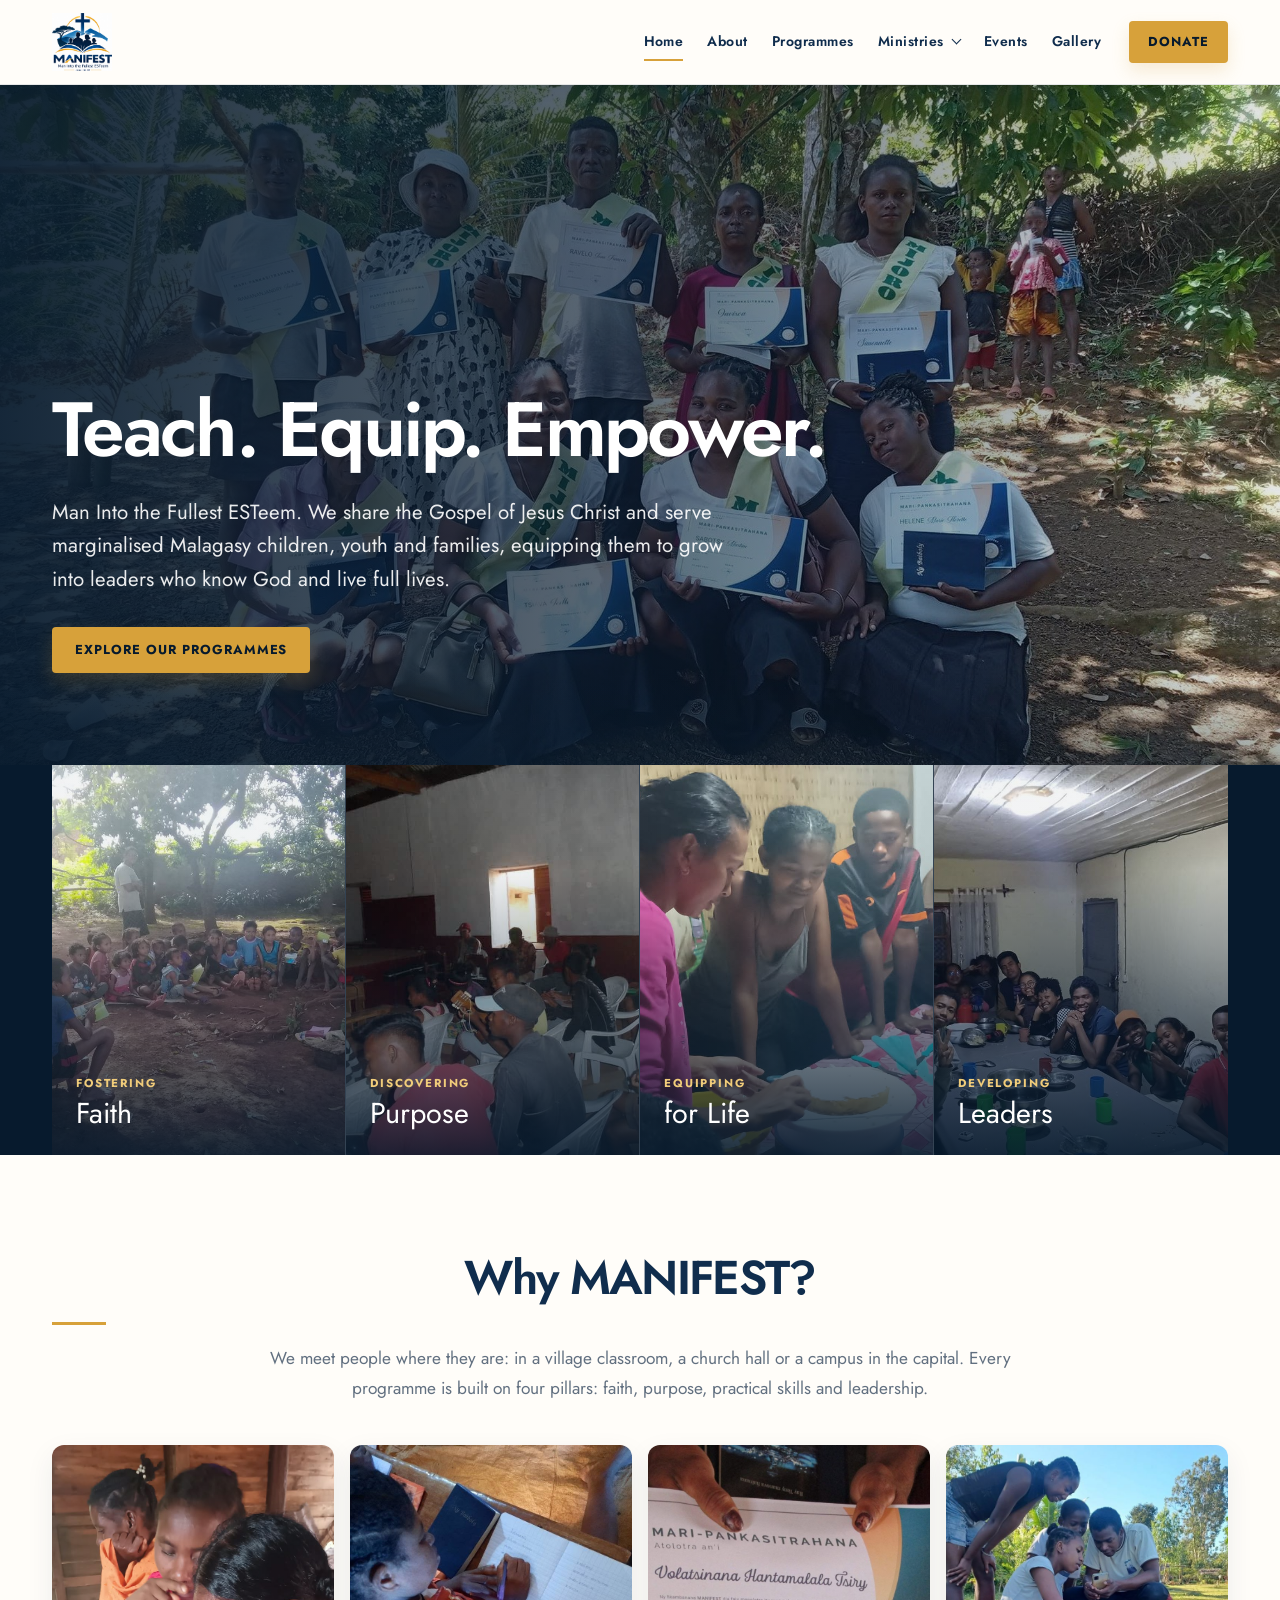
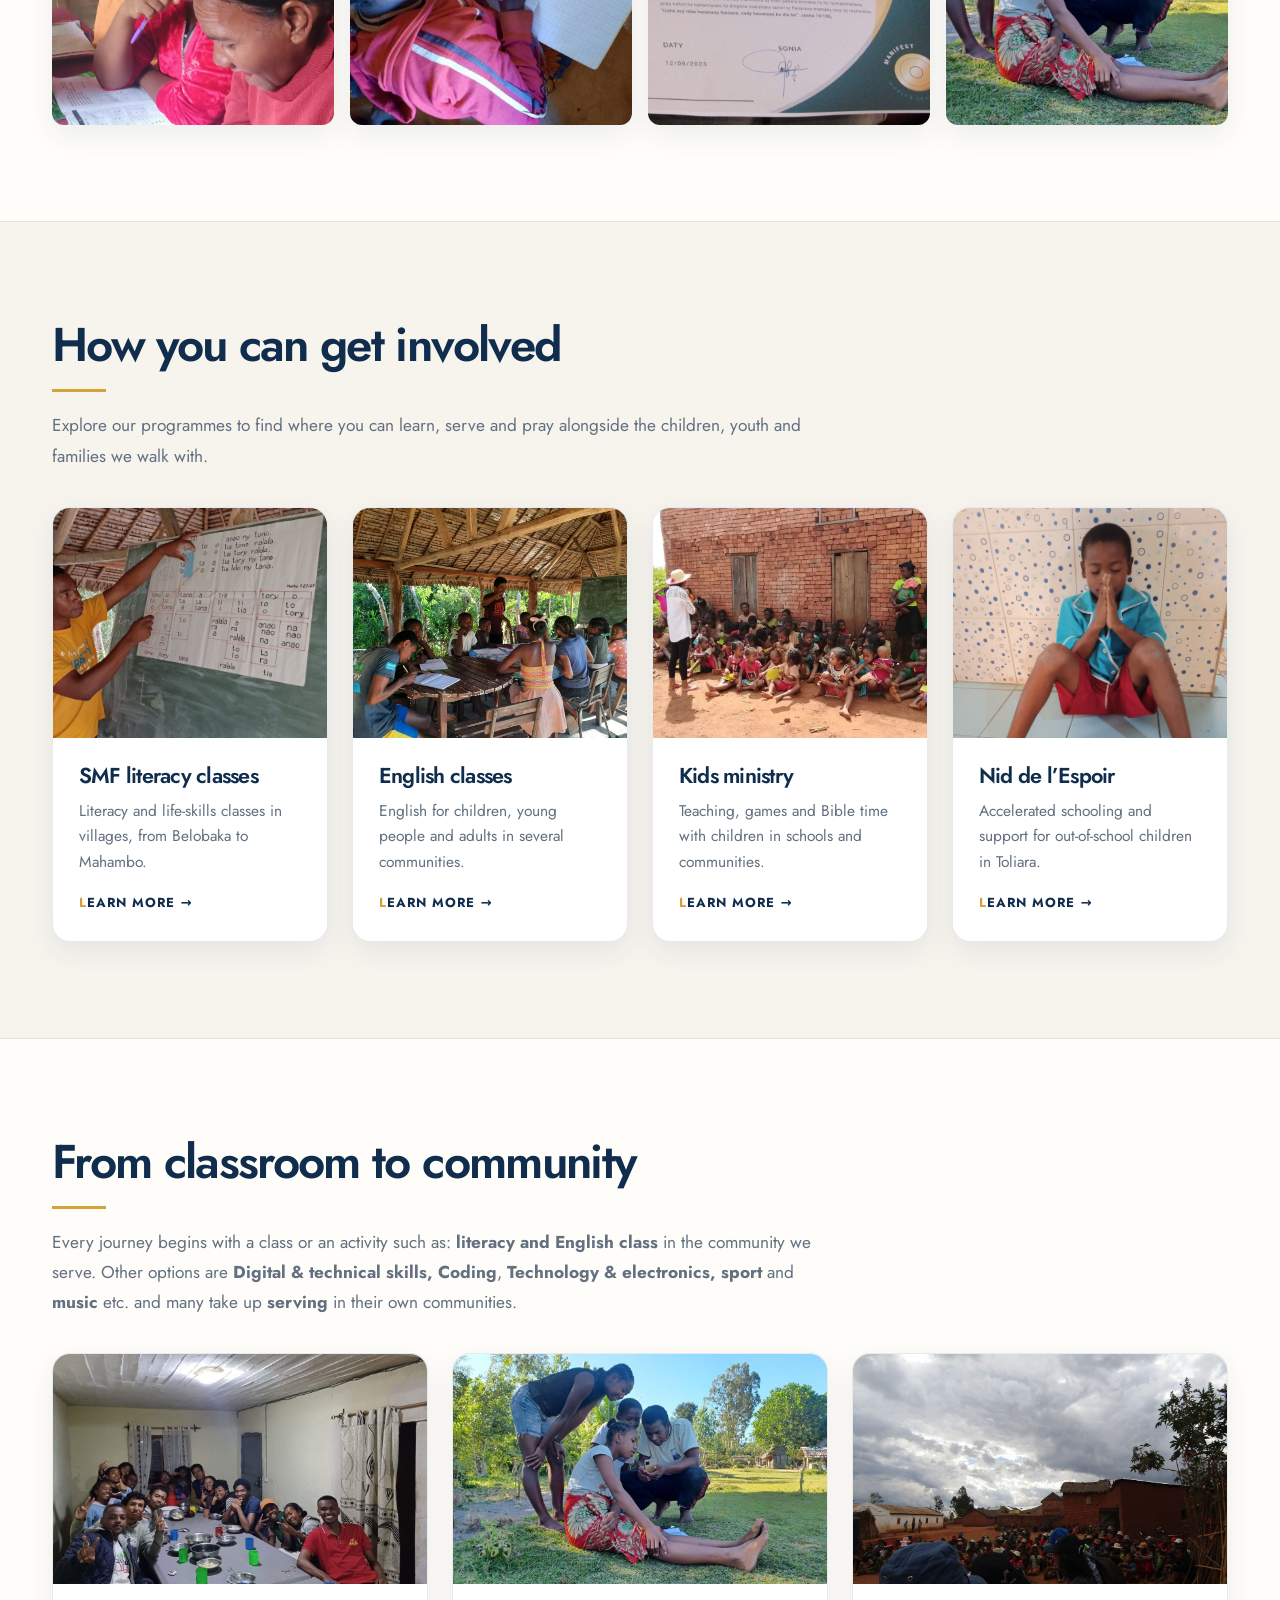
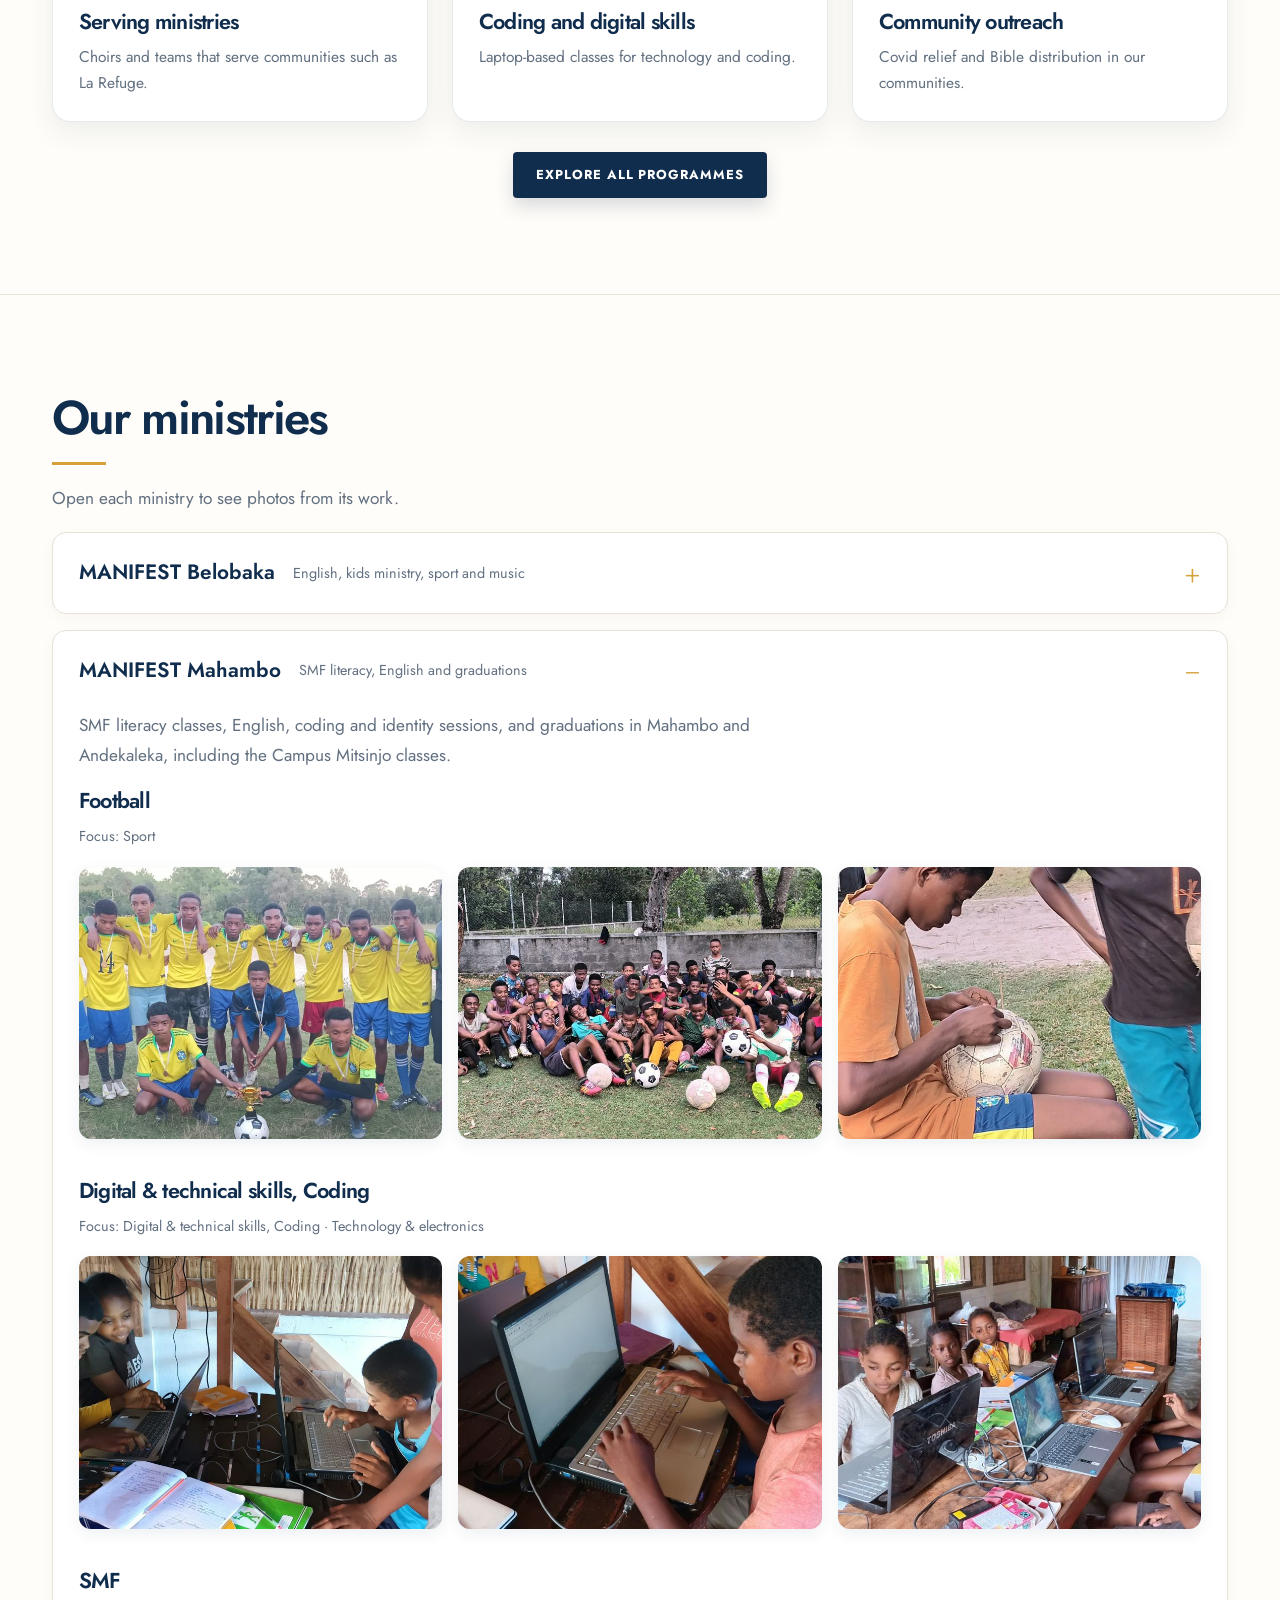
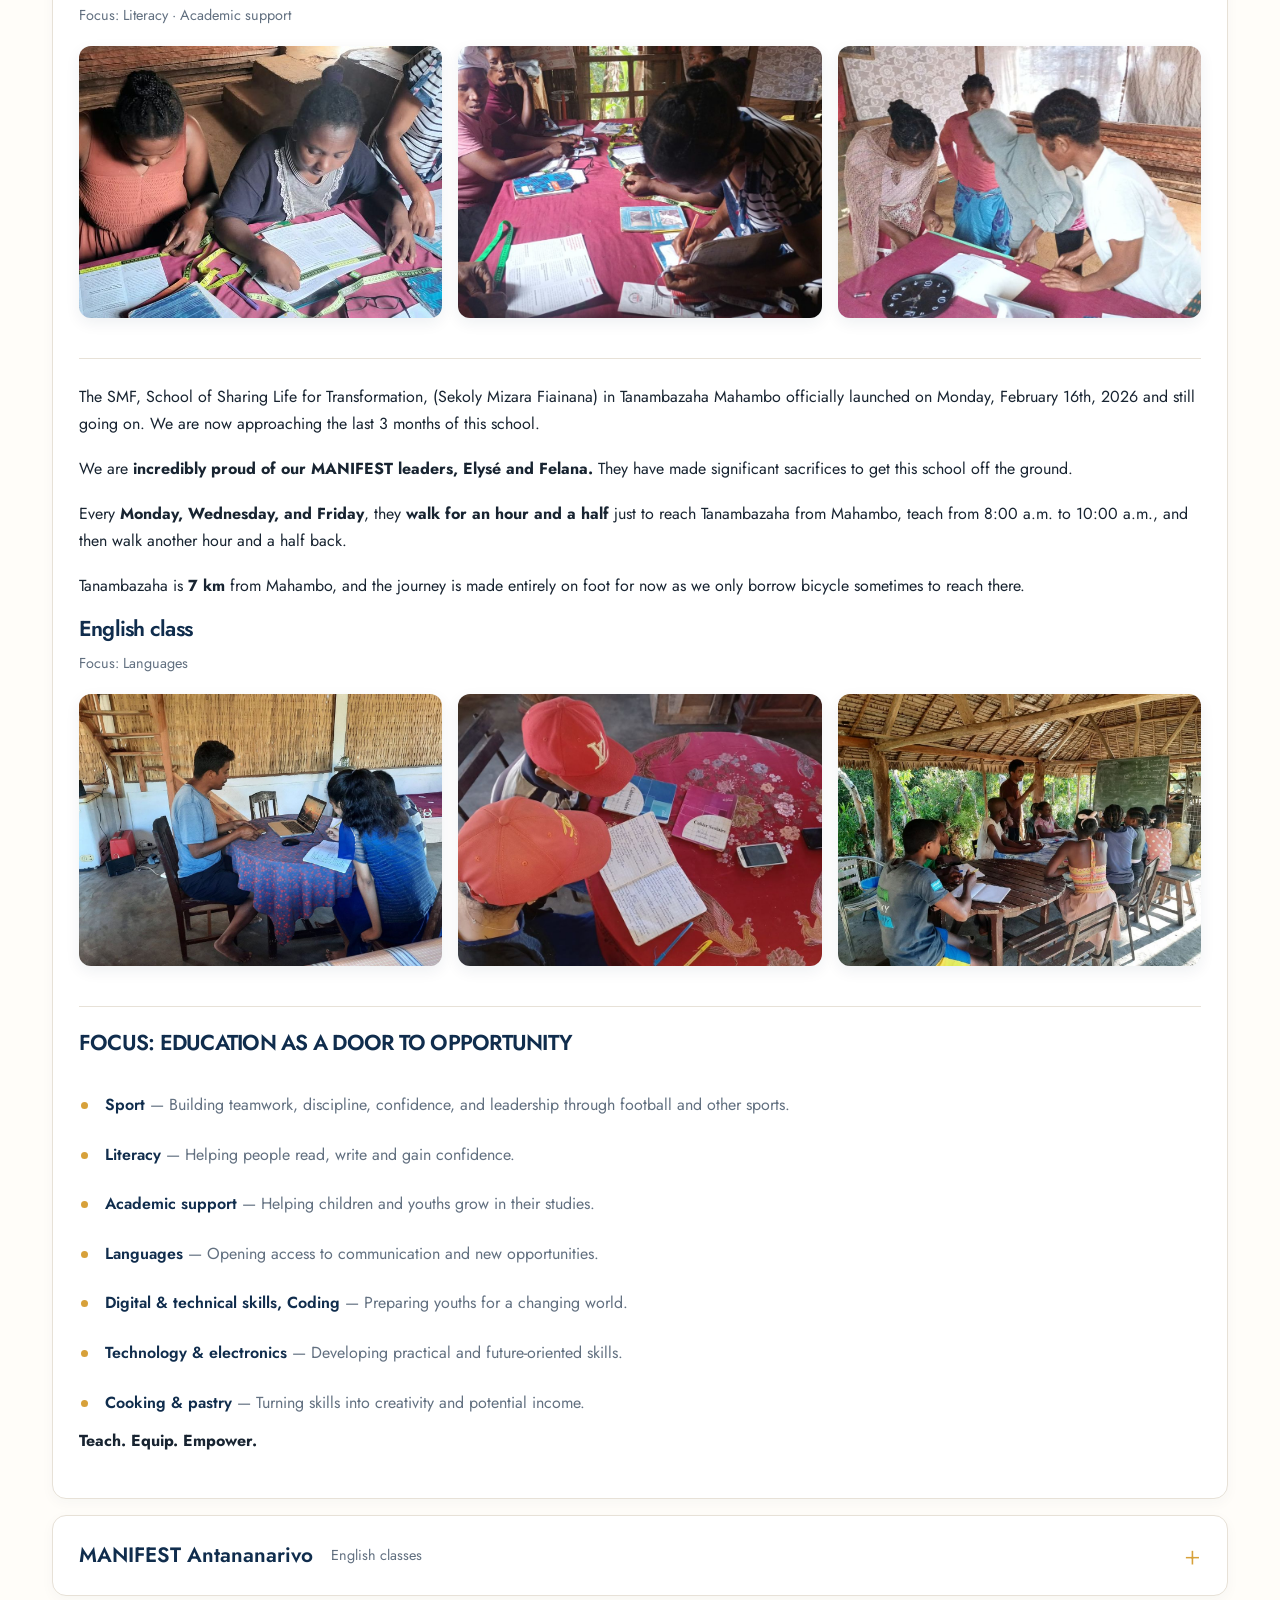
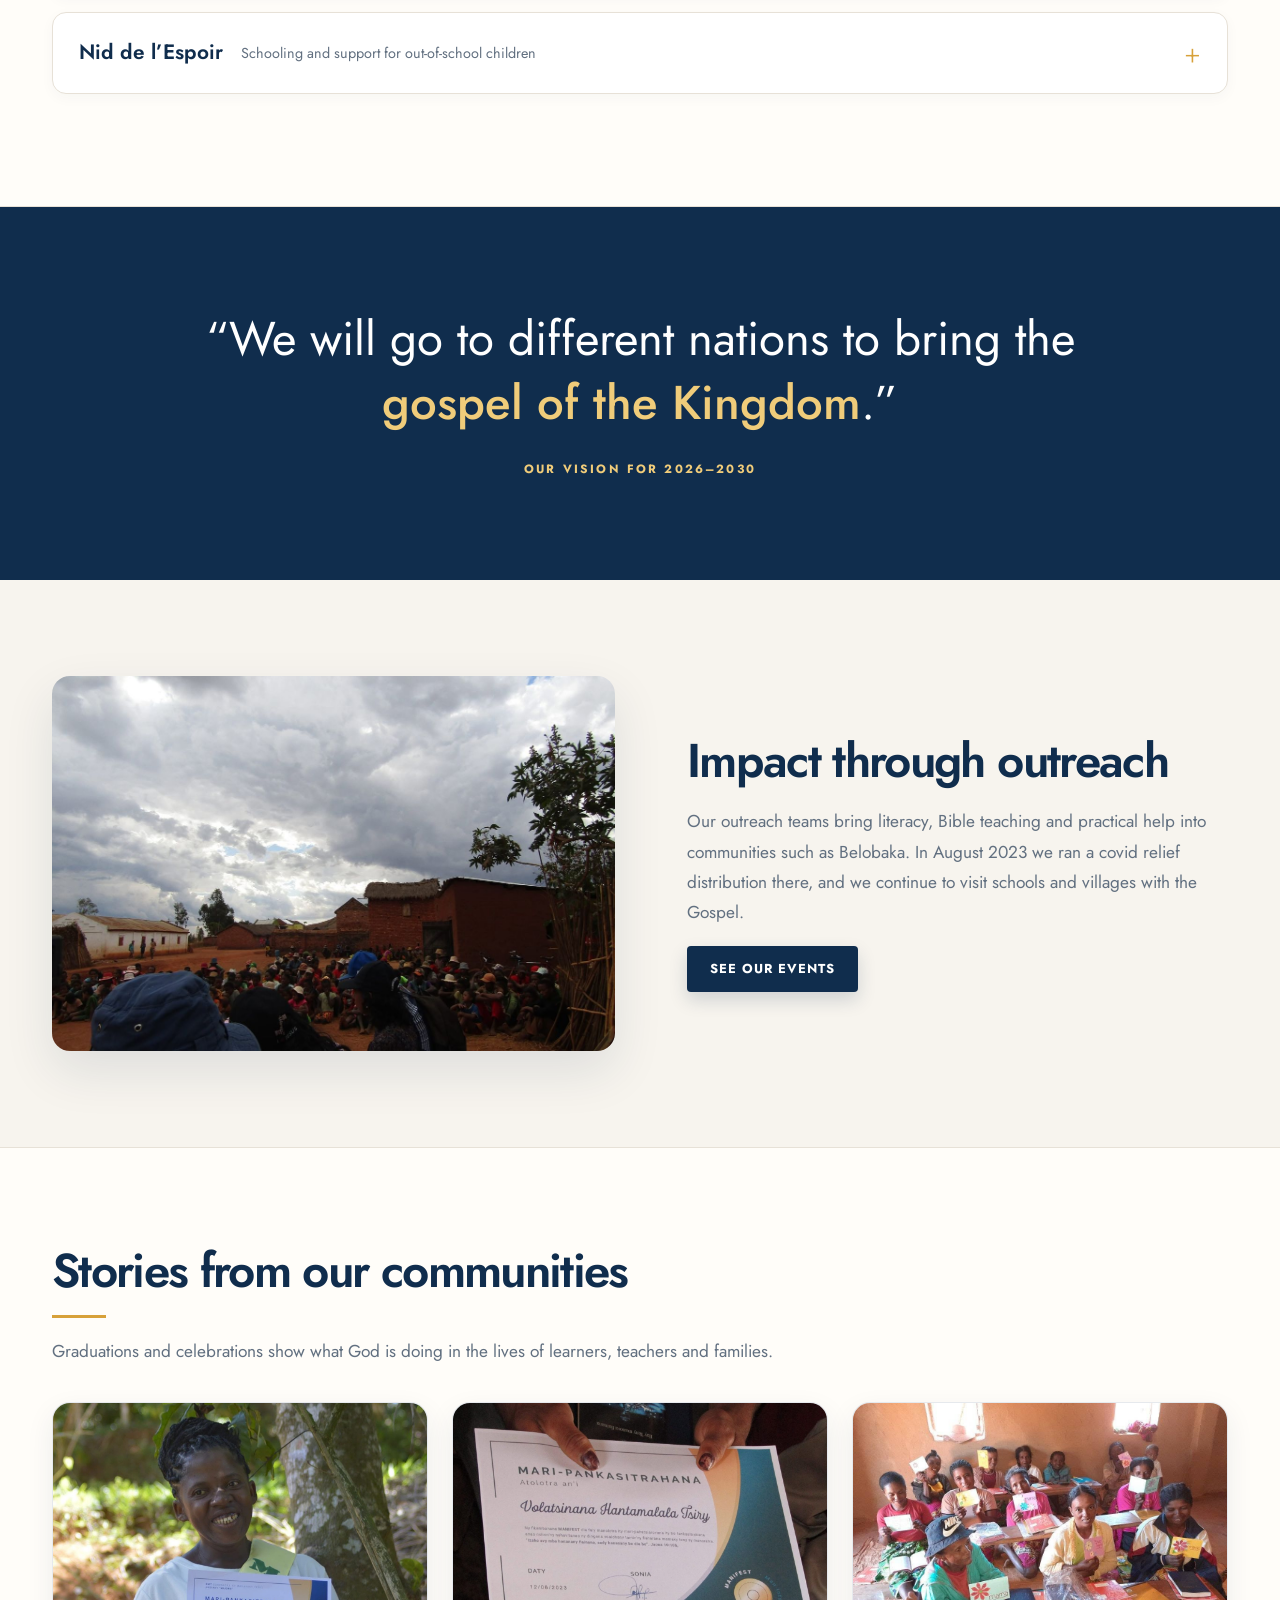
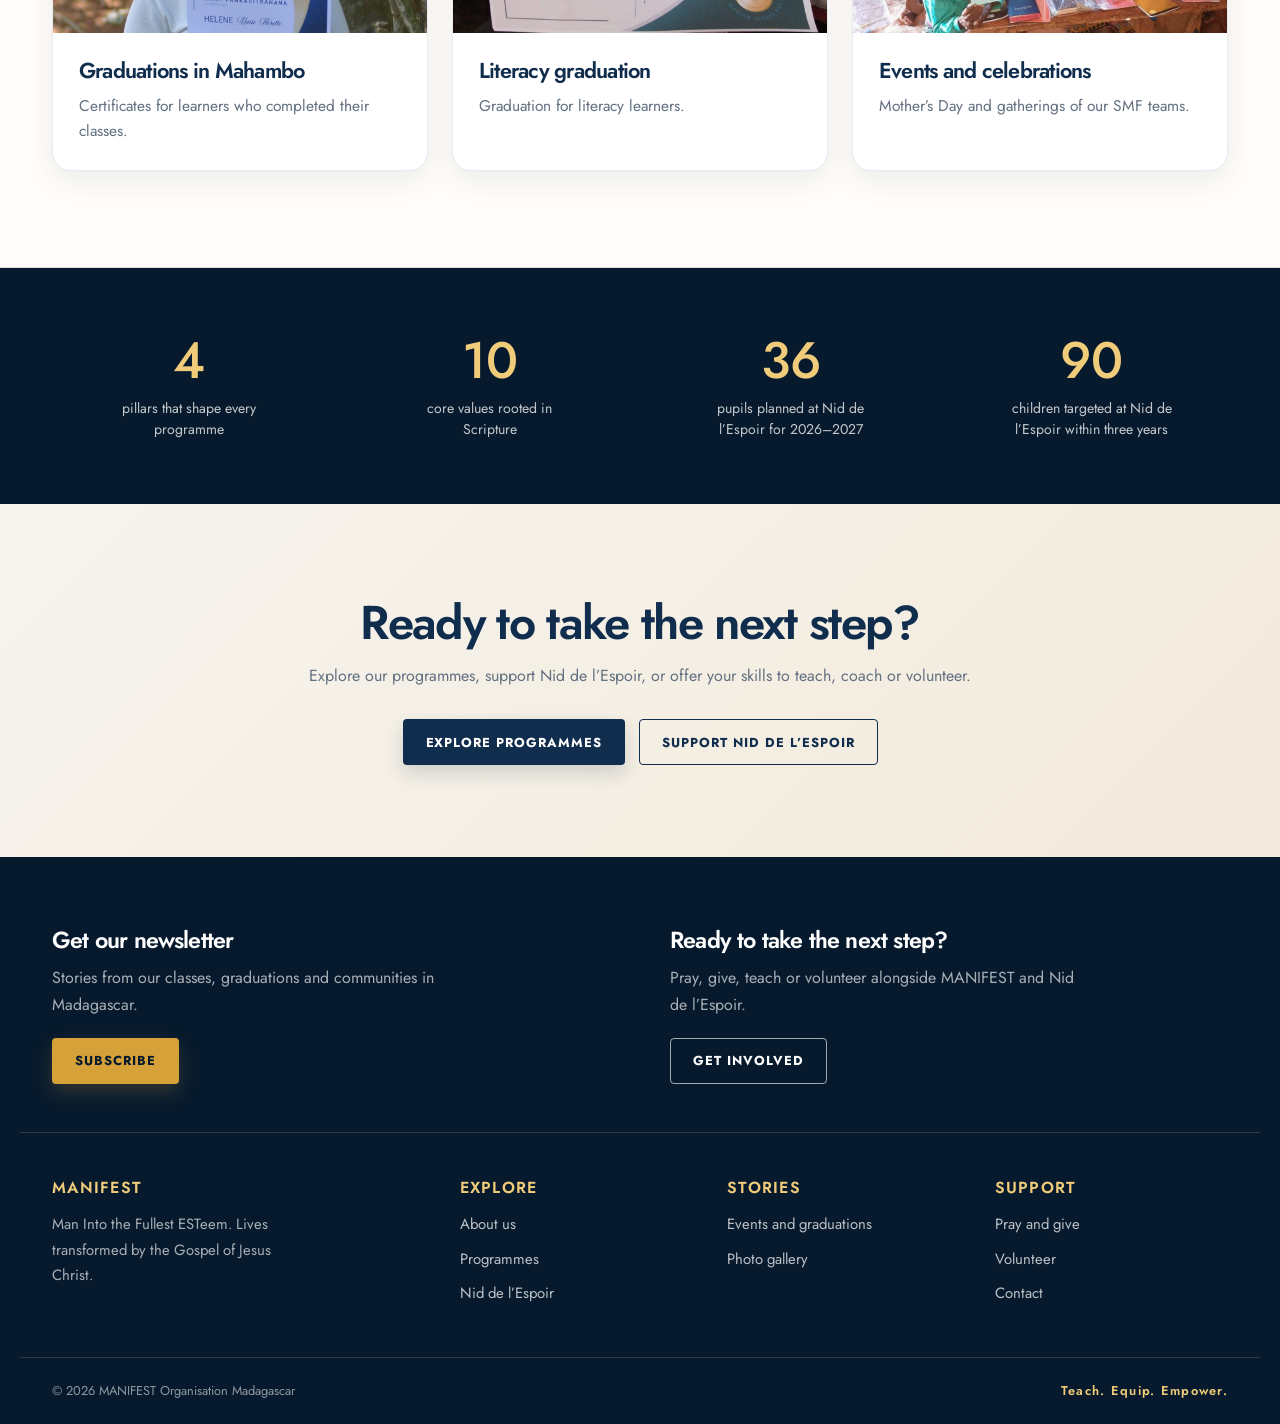
<file: index.html>
<!doctype html>
<html lang="en">
<head>
  <meta charset="utf-8">
  <meta name="viewport" content="width=device-width,initial-scale=1">
  <title>Home · MANIFEST Organisation Madagascar</title>
  <meta name="description" content="MANIFEST Organisation Madagascar: teach, equip and empower marginalised Malagasy children, youth and families through literacy, English, kids ministry, sport, coding and Nid de l’Espoir.">
  <link rel="stylesheet" href="assets/css/style.css">
</head>
<body>

<header class="site-header">
  <div class="wrap nav-row">
    <a class="brand" href="index.html"><img src="assets/img/logo.png" alt="MANIFEST Organisation Madagascar"></a>
    <input type="checkbox" id="nav-toggle" class="nav-toggle" aria-label="Open menu">
    <label for="nav-toggle" class="burger" aria-hidden="true"><span></span></label>
    <nav class="main-nav"><a href="index.html" class="active">Home</a><a href="about.html">About</a><a href="programmes.html">Programmes</a><div class="nav-group"><button type="button" class="nav-parent" aria-haspopup="true">Ministries <span class="chev" aria-hidden="true"></span></button><div class="nav-sub"><div class="nav-box"><a href="index.html#loc-mahambo">MANIFEST Mahambo</a><a href="index.html#loc-antananarivo">MANIFEST Antananarivo</a><a href="index.html#loc-belobaka">MANIFEST Belobaka</a><a href="nid-de-lespoir.html">Nid de l’Espoir</a></div></div></div><a href="events.html">Events</a><a href="gallery.html">Gallery</a></nav>
    <a class="btn btn-gold nav-cta" href="get-involved.html#donate">Donate</a>
  </div>
</header>
<main>

<section class="hero" style="background-image:url('assets/img/photos/hero-graduates.jpg')">
  <div class="wrap hero-inner">
    <h1 class="oneline">Teach. Equip. Empower.</h1>
    <p class="lead">Man Into the Fullest ESTeem. We share the Gospel of Jesus Christ and serve marginalised Malagasy
    children, youth and families, equipping them to grow into leaders who know God and live full lives.</p>
    <div class="cta-row">
      <a class="btn btn-gold" href="programmes.html">Explore our programmes</a>
    </div>
  </div>
</section>

<section class="tiles-band">
  <div class="wrap">
    <div class="tiles">
      <a class="tile" href="about.html#pillars">
        <img src="assets/img/photos/kids_ministry_bel-01.jpg" alt="Kids ministry in Belobaka">
        <span class="tile-label"><small>Fostering</small>Faith</span></a>
      <a class="tile" href="about.html#pillars">
        <img src="assets/img/photos/music-01.jpg" alt="Music in Belobaka">
        <span class="tile-label"><small>Discovering</small>Purpose</span></a>
      <a class="tile" href="about.html#pillars">
        <img src="assets/img/photos/mahambo-pastry-04.jpg" alt="Young people learning cake decoration in Mahambo">
        <span class="tile-label"><small>Equipping</small>for Life</span></a>
      <a class="tile" href="about.html#pillars">
        <img src="assets/img/photos/serving-01.jpg" alt="Serving ministries">
        <span class="tile-label"><small>Developing</small>Leaders</span></a>
    </div>
  </div>
</section>

<section class="band intro-band">
  <div class="wrap">
    <h2>Why MANIFEST?</h2>
    <p class="blurb">We meet people where they are: in a village classroom, a church hall or a campus in the capital.
    Every programme is built on four pillars: faith, purpose, practical skills and leadership.</p>
    <div class="photo-row">
      <img src="assets/img/photos/smf-2026-mahambo-17-14-00-1.jpg" alt="SMF 2026 literacy class in Mahambo" loading="lazy">
      <img src="assets/img/photos/why-mandro.jpg" alt="SMF class in Mandrosoarivo" loading="lazy">
      <img src="assets/img/photos/grad_literacy-01.jpg" alt="Literacy graduation" loading="lazy">
      <img src="assets/img/photos/coding-01.jpg" alt="Coding classes at Campus Mitsinjo" loading="lazy">
    </div>
  </div>
</section>

<section class="band alt">
  <div class="wrap">
    <h2>How you can get involved</h2>
    <p class="blurb">Explore our programmes to find where you can learn, serve and pray alongside the children, youth and families we walk with.</p>
    <div class="cards cards-4">
      <a class="card card-link" href="programmes.html#smf">
        <img src="assets/img/photos/smf-mahambo-2024-04.jpg" alt="SMF literacy class in Mahambo">
        <div class="body"><h3>SMF literacy classes</h3><p>Literacy and life-skills classes in villages, from Belobaka to Mahambo.</p><span class="more">Learn more →</span></div></a>
      <a class="card card-link" href="programmes.html#english">
        <img src="assets/img/photos/camp_english-01.jpg" alt="English class at Campus Mitsinjo">
        <div class="body"><h3>English classes</h3><p>English for children, young people and adults in several communities.</p><span class="more">Learn more →</span></div></a>
      <a class="card card-link" href="programmes.html#kids">
        <img src="assets/img/photos/kids_ministry_mand-01.jpg" alt="Kids ministry in Mandrosoarivo">
        <div class="body"><h3>Kids ministry</h3><p>Teaching, games and Bible time with children in schools and communities.</p><span class="more">Learn more →</span></div></a>
      <a class="card card-link" href="nid-de-lespoir.html">
        <img src="assets/img/photos/nid_whatsapp-01.jpg" alt="Nid de l’Espoir in Toliara">
        <div class="body"><h3>Nid de l’Espoir</h3><p>Accelerated schooling and support for out-of-school children in Toliara.</p><span class="more">Learn more →</span></div></a>
    </div>
  </div>
</section>

<section class="band">
  <div class="wrap">
    <h2>From classroom to community</h2>
    <p class="blurb">Every journey begins with a class or an activity such as: <strong>literacy and English class</strong> in the community we serve.
    Other options are <strong>Digital &amp; technical skills, Coding</strong>, <strong>Technology &amp; electronics,</strong> <strong>sport</strong> and <strong>music</strong> etc. and many take up <strong>serving</strong> in their own communities.</p>
    <div class="cards cards-3">
      <a class="card card-link" href="programmes.html#serving">
        <img src="assets/img/photos/serving-01.jpg" alt="Serving ministries">
        <div class="body"><h3>Serving ministries</h3><p>Choirs and teams that serve communities such as La Refuge.</p></div></a>
      <a class="card card-link" href="programmes.html#coding">
        <img src="assets/img/photos/coding-01.jpg" alt="Coding classes">
        <div class="body"><h3>Coding and digital skills</h3><p>Laptop-based classes for technology and coding.</p></div></a>
      <a class="card card-link" href="programmes.html#outreach">
        <img src="assets/img/photos/covid-01.jpg" alt="Covid relief in Belobaka">
        <div class="body"><h3>Community outreach</h3><p>Covid relief and Bible distribution in our communities.</p></div></a>
    </div>
    <div class="cta-row center">
      <a class="btn btn-navy" href="programmes.html">Explore all programmes</a>
    </div>
  </div>
</section>

<section class="band" id="ministries"><div class="wrap"><h2>Our ministries</h2><p class="blurb">Open each ministry to see photos from its work.</p><details class="loc" id="loc-belobaka"><summary><span class="loc-name">MANIFEST Belobaka</span><span class="loc-place">English, kids ministry, sport and music</span></summary><div class="loc-body"><p class="blurb">English, kids ministry, sport, music, SMF classes and outreach in Belobaka, with SMF and kids ministry in Mandrosoarivo.</p><div class="grid"><figure class="ph"><a href="assets/img/photos/smf_belobaka-01.jpg" data-lb><img src="assets/img/photos/smf_belobaka-01.jpg" alt="MANIFEST Belobaka" loading="lazy"></a></figure><figure class="ph"><a href="assets/img/photos/smf_belobaka-02.jpg" data-lb><img src="assets/img/photos/smf_belobaka-02.jpg" alt="MANIFEST Belobaka" loading="lazy"></a></figure><figure class="ph"><a href="assets/img/photos/smf_belobaka-03.jpg" data-lb><img src="assets/img/photos/smf_belobaka-03.jpg" alt="MANIFEST Belobaka" loading="lazy"></a></figure></div></div></details><details class="loc" id="loc-mahambo" open><summary><span class="loc-name">MANIFEST Mahambo</span><span class="loc-place">SMF literacy, English and graduations</span></summary><div class="loc-body"><p class="blurb">SMF literacy classes, English, coding and identity sessions, and graduations in Mahambo and Andekaleka, including the Campus Mitsinjo classes.</p><div class="mh-section" id="mh-football"><h3>Football</h3><p class="focus-tag">Focus: Sport</p><div class="grid"><figure class="ph"><a href="assets/img/photos/mahambo_football-01.jpg" data-lb><img src="assets/img/photos/mahambo_football-01.jpg" alt="Football" loading="lazy"></a></figure><figure class="ph"><a href="assets/img/photos/mahambo_football-02.jpg" data-lb><img src="assets/img/photos/mahambo_football-02.jpg" alt="Football" loading="lazy"></a></figure><figure class="ph"><a href="assets/img/photos/mahambo_football-03.jpg" data-lb><img src="assets/img/photos/mahambo_football-03.jpg" alt="Football" loading="lazy"></a></figure></div></div><div class="mh-section" id="mh-digital"><h3>Digital &amp; technical skills, Coding</h3><p class="focus-tag">Focus: Digital &amp; technical skills, Coding &middot; Technology &amp; electronics</p><div class="grid"><figure class="ph"><a href="assets/img/photos/mahambo_computer-01.jpg" data-lb><img src="assets/img/photos/mahambo_computer-01.jpg" alt="Digital &amp; technical skills, Coding" loading="lazy"></a></figure><figure class="ph"><a href="assets/img/photos/mahambo_computer-02.jpg" data-lb><img src="assets/img/photos/mahambo_computer-02.jpg" alt="Digital &amp; technical skills, Coding" loading="lazy"></a></figure><figure class="ph"><a href="assets/img/photos/mahambo_computer-03.jpg" data-lb><img src="assets/img/photos/mahambo_computer-03.jpg" alt="Digital &amp; technical skills, Coding" loading="lazy"></a></figure></div></div><div class="mh-section" id="mh-smf"><h3>SMF</h3><p class="focus-tag">Focus: Literacy &middot; Academic support</p><div class="grid"><figure class="ph"><a href="assets/img/photos/smf2026-01.jpg" data-lb><img src="assets/img/photos/smf2026-01.jpg" alt="SMF" loading="lazy"></a></figure><figure class="ph"><a href="assets/img/photos/smf2026-02.jpg" data-lb><img src="assets/img/photos/smf2026-02.jpg" alt="SMF" loading="lazy"></a></figure><figure class="ph"><a href="assets/img/photos/smf2026-03.jpg" data-lb><img src="assets/img/photos/smf2026-03.jpg" alt="SMF" loading="lazy"></a></figure></div><div class="focus-block"><p>The SMF, School of Sharing Life for Transformation, (Sekoly Mizara Fiainana) in Tanambazaha Mahambo officially launched on Monday, February 16th, 2026 and still going on. We are now approaching the last 3 months of this school.</p><p>We are <strong>incredibly proud of our MANIFEST leaders, Elysé and Felana.</strong> They have made significant sacrifices to get this school off the ground.</p><p>Every <strong>Monday, Wednesday, and Friday</strong>, they <strong>walk for an hour and a half</strong> just to reach Tanambazaha from Mahambo, teach from 8:00 a.m. to 10:00 a.m., and then walk another hour and a half back.</p><p>Tanambazaha is <strong>7 km</strong> from Mahambo, and the journey is made entirely on foot for now as we only borrow bicycle sometimes to reach there.</p></div></div><div class="mh-section" id="mh-english"><h3>English class</h3><p class="focus-tag">Focus: Languages</p><div class="grid"><figure class="ph"><a href="assets/img/photos/eng_mahambo-01.jpg" data-lb><img src="assets/img/photos/eng_mahambo-01.jpg" alt="English class" loading="lazy"></a></figure><figure class="ph"><a href="assets/img/photos/eng_mahambo-02.jpg" data-lb><img src="assets/img/photos/eng_mahambo-02.jpg" alt="English class" loading="lazy"></a></figure><figure class="ph"><a href="assets/img/photos/camp_english-03.jpg" data-lb><img src="assets/img/photos/camp_english-03.jpg" alt="English class" loading="lazy"></a></figure></div></div><div class="focus-block"><h3>FOCUS: EDUCATION AS A DOOR TO OPPORTUNITY</h3><ul class="facts"><li><b>Sport</b> — Building teamwork, discipline, confidence, and leadership through football and other sports.</li><li><b>Literacy</b> — Helping people read, write and gain confidence.</li><li><b>Academic support</b> — Helping children and youths grow in their studies.</li><li><b>Languages</b> — Opening access to communication and new opportunities.</li><li><b>Digital &amp; technical skills, Coding</b> — Preparing youths for a changing world.</li><li><b>Technology &amp; electronics</b> — Developing practical and future-oriented skills.</li><li><b>Cooking &amp; pastry</b> — Turning skills into creativity and potential income.</li></ul><p><b>Teach. Equip. Empower.</b></p></div></div></details><details class="loc" id="loc-antananarivo"><summary><span class="loc-name">MANIFEST Antananarivo</span><span class="loc-place">English classes</span></summary><div class="loc-body"><p class="blurb">English classes in Antananarivo.</p><div class="grid"><figure class="ph"><a href="assets/img/photos/eng_antan-01.jpg" data-lb><img src="assets/img/photos/eng_antan-01.jpg" alt="MANIFEST Antananarivo" loading="lazy"></a></figure><figure class="ph"><a href="assets/img/photos/eng_antan-02.jpg" data-lb><img src="assets/img/photos/eng_antan-02.jpg" alt="MANIFEST Antananarivo" loading="lazy"></a></figure></div></div></details><details class="loc" id="loc-nid"><summary><span class="loc-name">Nid de l’Espoir</span><span class="loc-place">Schooling and support for out-of-school children</span></summary><div class="loc-body"><p class="blurb">Accelerated schooling, a school canteen and support for out-of-school children in Fokontany Andranomena, Toliara.</p><div class="grid"><figure class="ph"><a href="assets/img/photos/nid_whatsapp-01.jpg" data-lb><img src="assets/img/photos/nid_whatsapp-01.jpg" alt="Nid de l’Espoir" loading="lazy"></a></figure><figure class="ph"><a href="assets/img/photos/nid_whatsapp-02.jpg" data-lb><img src="assets/img/photos/nid_whatsapp-02.jpg" alt="Nid de l’Espoir" loading="lazy"></a></figure><figure class="ph"><a href="assets/img/photos/nid_whatsapp-03.jpg" data-lb><img src="assets/img/photos/nid_whatsapp-03.jpg" alt="Nid de l’Espoir" loading="lazy"></a></figure></div></div></details></div></section>
<section class="quote-band">
  <div class="wrap">
    <p class="quote">“We will go to different nations to bring the <strong>gospel of the Kingdom</strong>.”</p>
    <p class="quote-src">Our vision for 2026–2030</p>
  </div>
</section>

<section class="band alt">
  <div class="wrap split">
    <img src="assets/img/photos/covid-01.jpg" alt="Covid relief in Belobaka">
    <div>
      <h2>Impact through outreach</h2>
      <p class="blurb">Our outreach teams bring literacy, Bible teaching and practical help into communities such as Belobaka.
      In August 2023 we ran a covid relief distribution there, and we continue to visit schools and villages with the Gospel.</p>
      <a class="btn btn-navy" href="events.html">See our events</a>
    </div>
  </div>
</section>

<section class="band">
  <div class="wrap">
    <h2>Stories from our communities</h2>
    <p class="blurb">Graduations and celebrations show what God is doing in the lives of learners, teachers and families.</p>
    <div class="cards cards-3">
      <a class="card card-link" href="events.html#graduations">
        <img src="assets/img/photos/grad_mahambo24-06.jpg" alt="Graduation in Mahambo">
        <div class="body"><h3>Graduations in Mahambo</h3><p>Certificates for learners who completed their classes.</p></div></a>
      <a class="card card-link" href="events.html#graduations">
        <img src="assets/img/photos/grad_literacy-01.jpg" alt="Literacy graduation">
        <div class="body"><h3>Literacy graduation</h3><p>Graduation for literacy learners.</p></div></a>
      <a class="card card-link" href="events.html#celebrations">
        <img src="assets/img/photos/smf_events-01.jpg" alt="Mother's Day and SMF events">
        <div class="body"><h3>Events and celebrations</h3><p>Mother’s Day and gatherings of our SMF teams.</p></div></a>
    </div>
  </div>
</section>

<section class="stats">
  <div class="wrap">
    <div><span class="num">4</span><span class="lbl">pillars that shape every programme</span></div>
    <div><span class="num">10</span><span class="lbl">core values rooted in Scripture</span></div>
    <div><span class="num">36</span><span class="lbl">pupils planned at Nid de l’Espoir for 2026–2027</span></div>
    <div><span class="num">90</span><span class="lbl">children targeted at Nid de l’Espoir within three years</span></div>
  </div>
</section>

<section class="cta-band">
  <div class="wrap">
    <h2>Ready to take the next step?</h2>
    <p>Explore our programmes, support Nid de l’Espoir, or offer your skills to teach, coach or volunteer.</p>
    <div class="cta-row center">
      <a class="btn btn-navy" href="programmes.html">Explore programmes</a>
      <a class="btn btn-ghost-dark" href="get-involved.html">Support Nid de l’Espoir</a>
    </div>
  </div>
</section>

</main>

<footer class="site-footer">
  <div class="wrap foot-top">
    <div class="newsletter">
      <h3>Get our newsletter</h3>
      <p>Stories from our classes, graduations and communities in Madagascar.</p>
      <a class="btn btn-gold" href="get-involved.html#contact">Subscribe</a>
    </div>
    <div class="next-step">
      <h3>Ready to take the next step?</h3>
      <p>Pray, give, teach or volunteer alongside MANIFEST and Nid de l’Espoir.</p>
      <a class="btn btn-ghost" href="get-involved.html">Get involved</a>
    </div>
  </div>
  <div class="wrap foot-cols">
    <div>
      <h4>MANIFEST</h4>
      <p>Man Into the Fullest ESTeem. Lives transformed by the Gospel of Jesus Christ.</p>
    </div>
    <div>
      <h4>Explore</h4>
      <a href="about.html">About us</a>
      <a href="programmes.html">Programmes</a>
      <a href="nid-de-lespoir.html">Nid de l’Espoir</a>
    </div>
    <div>
      <h4>Stories</h4>
      <a href="events.html">Events and graduations</a>
      <a href="gallery.html">Photo gallery</a>
    </div>
    <div>
      <h4>Support</h4>
      <a href="get-involved.html">Pray and give</a>
      <a href="get-involved.html">Volunteer</a>
      <a href="get-involved.html#contact">Contact</a>
    </div>
  </div>
  <div class="wrap foot-bottom">
    <span>&copy; 2026 MANIFEST Organisation Madagascar</span>
    <span class="tagline">Teach. Equip. Empower.</span>
  </div>
</footer>
<script src="assets/js/lightbox.js" defer></script>
<script src="assets/js/nav.js" defer></script>
</body>
</html>
</file>
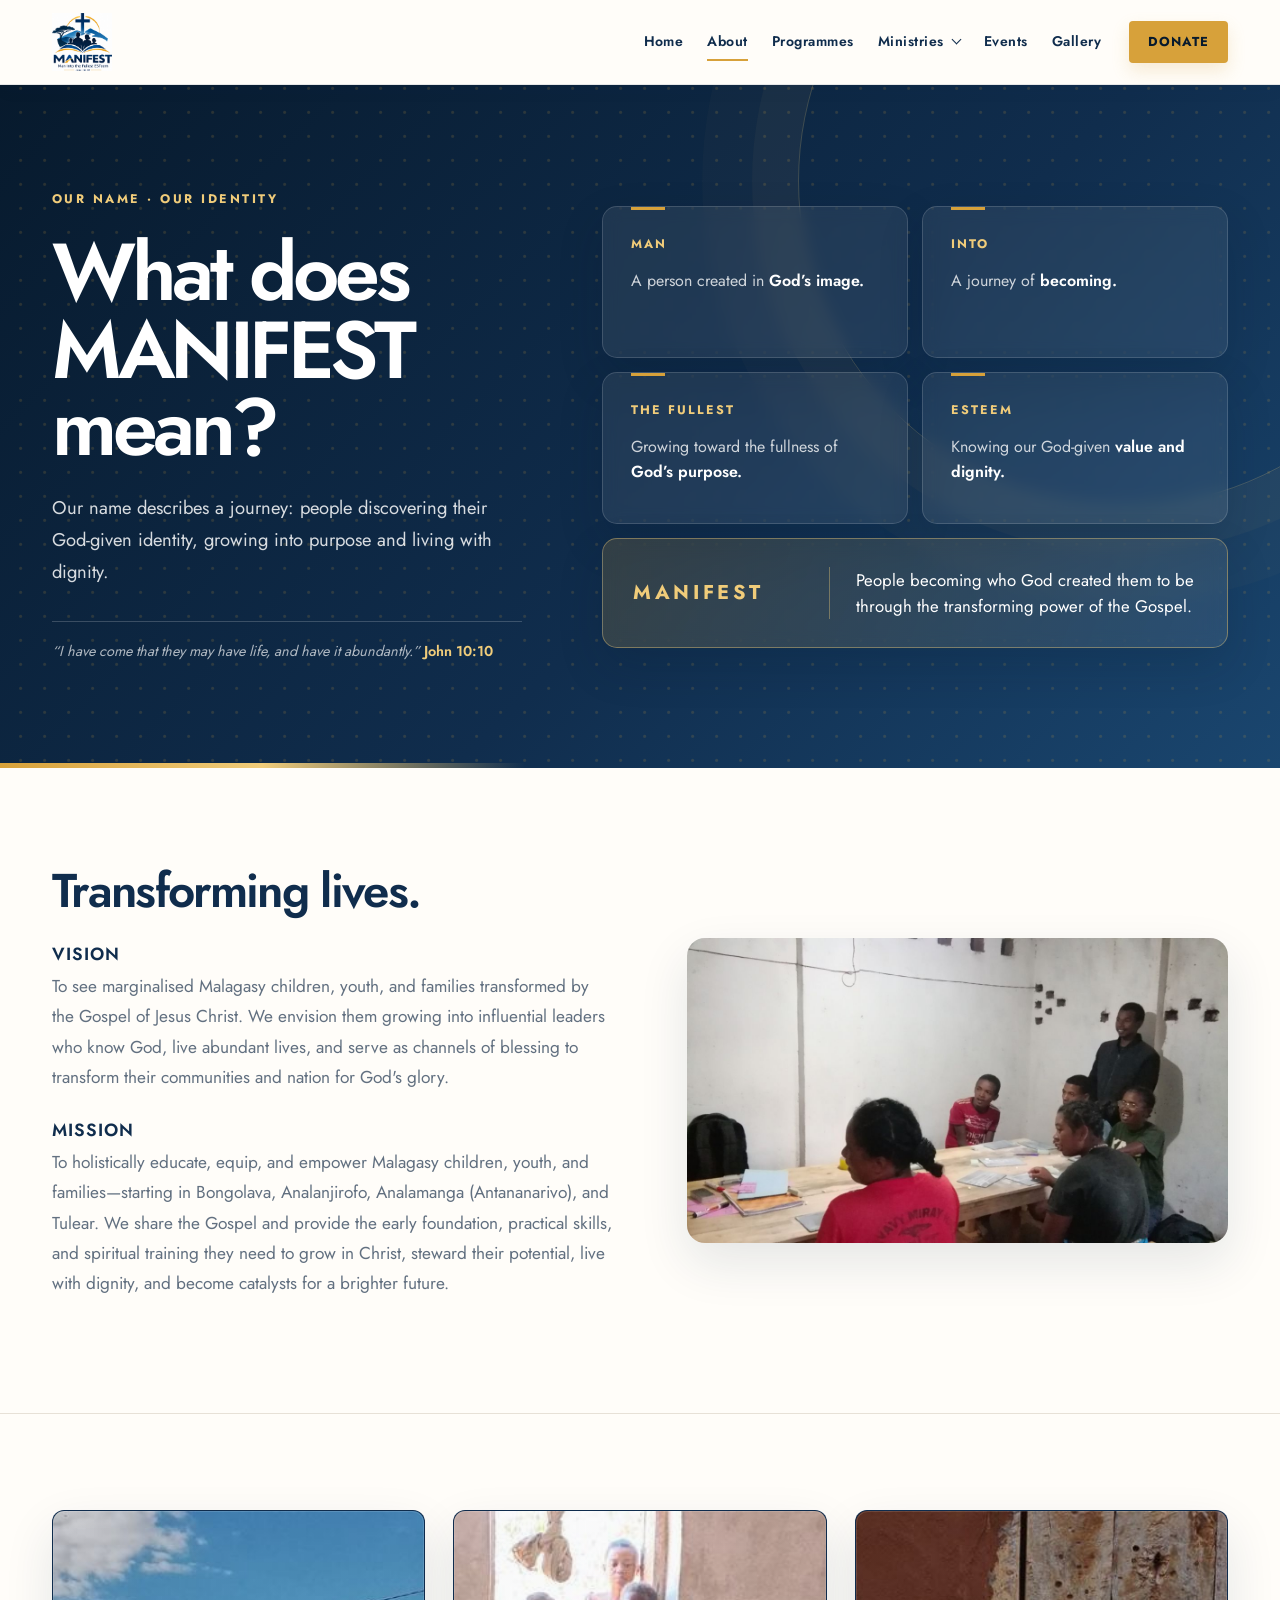
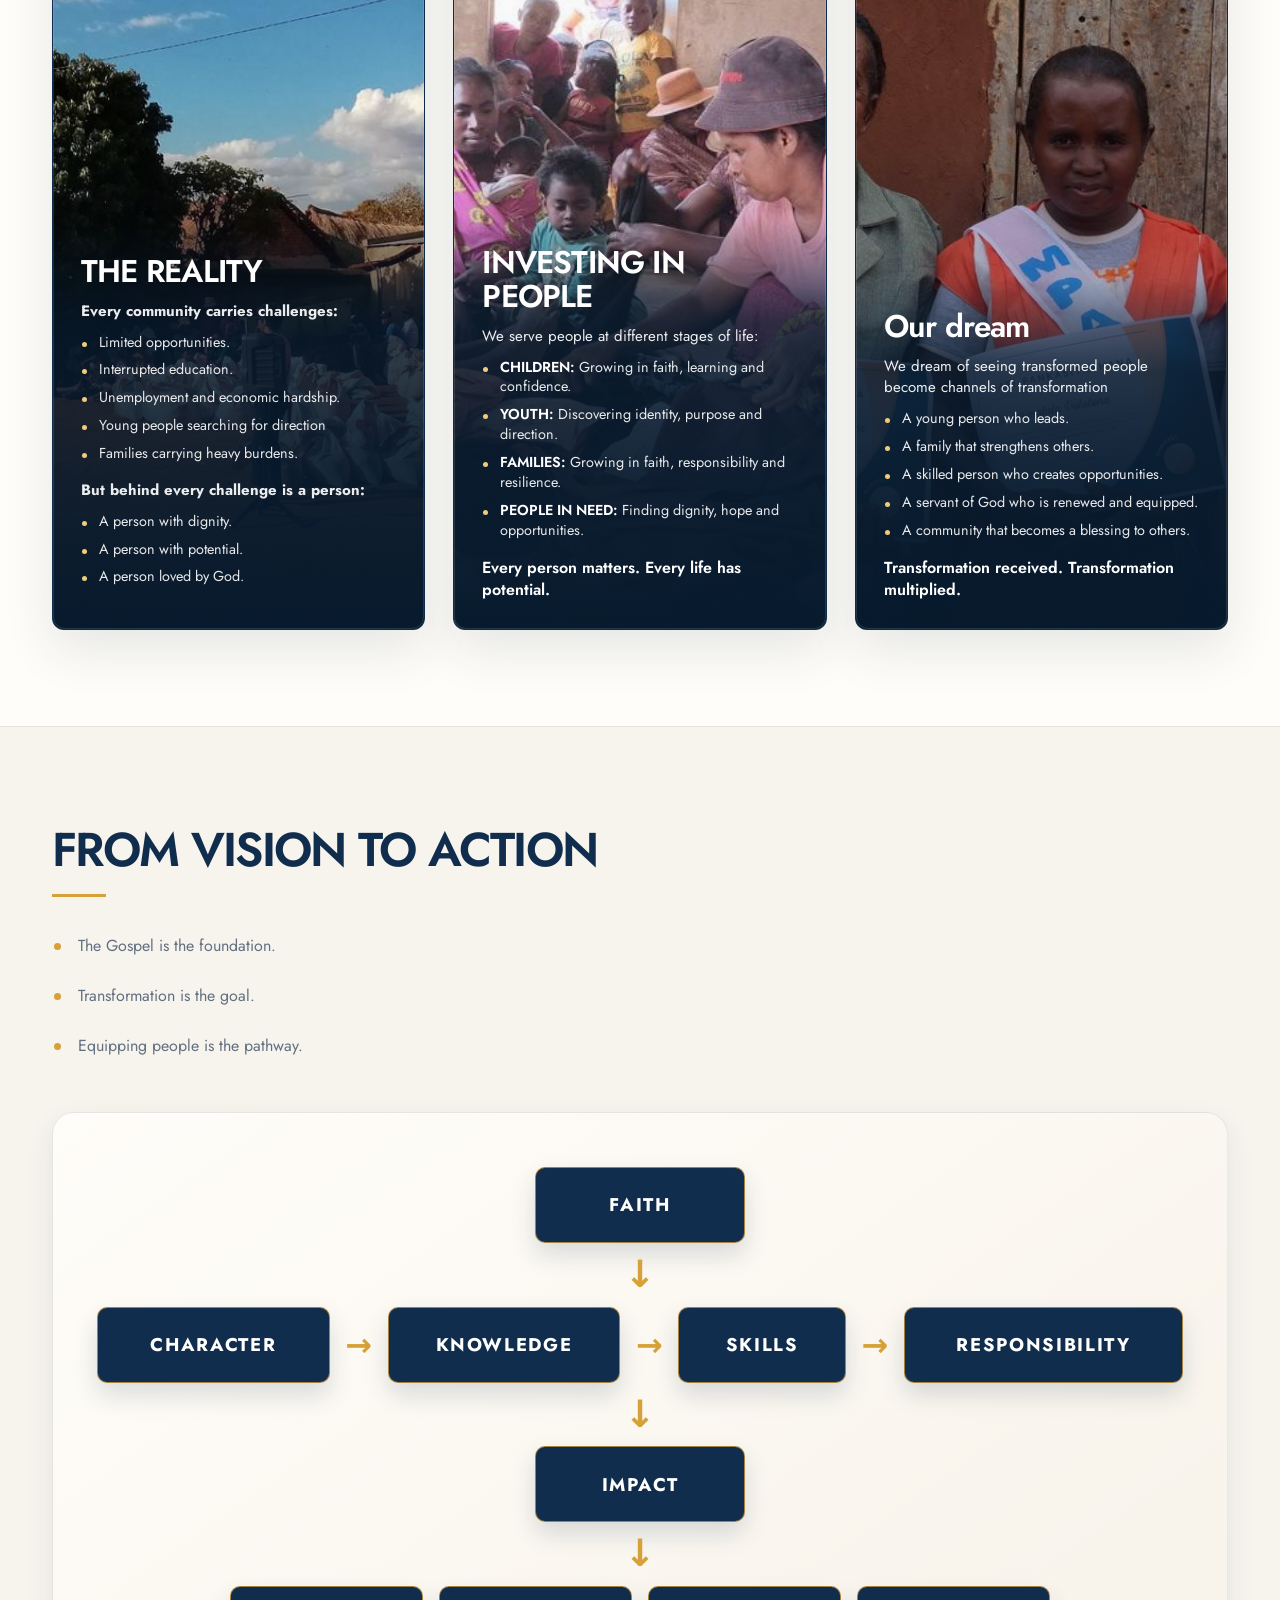
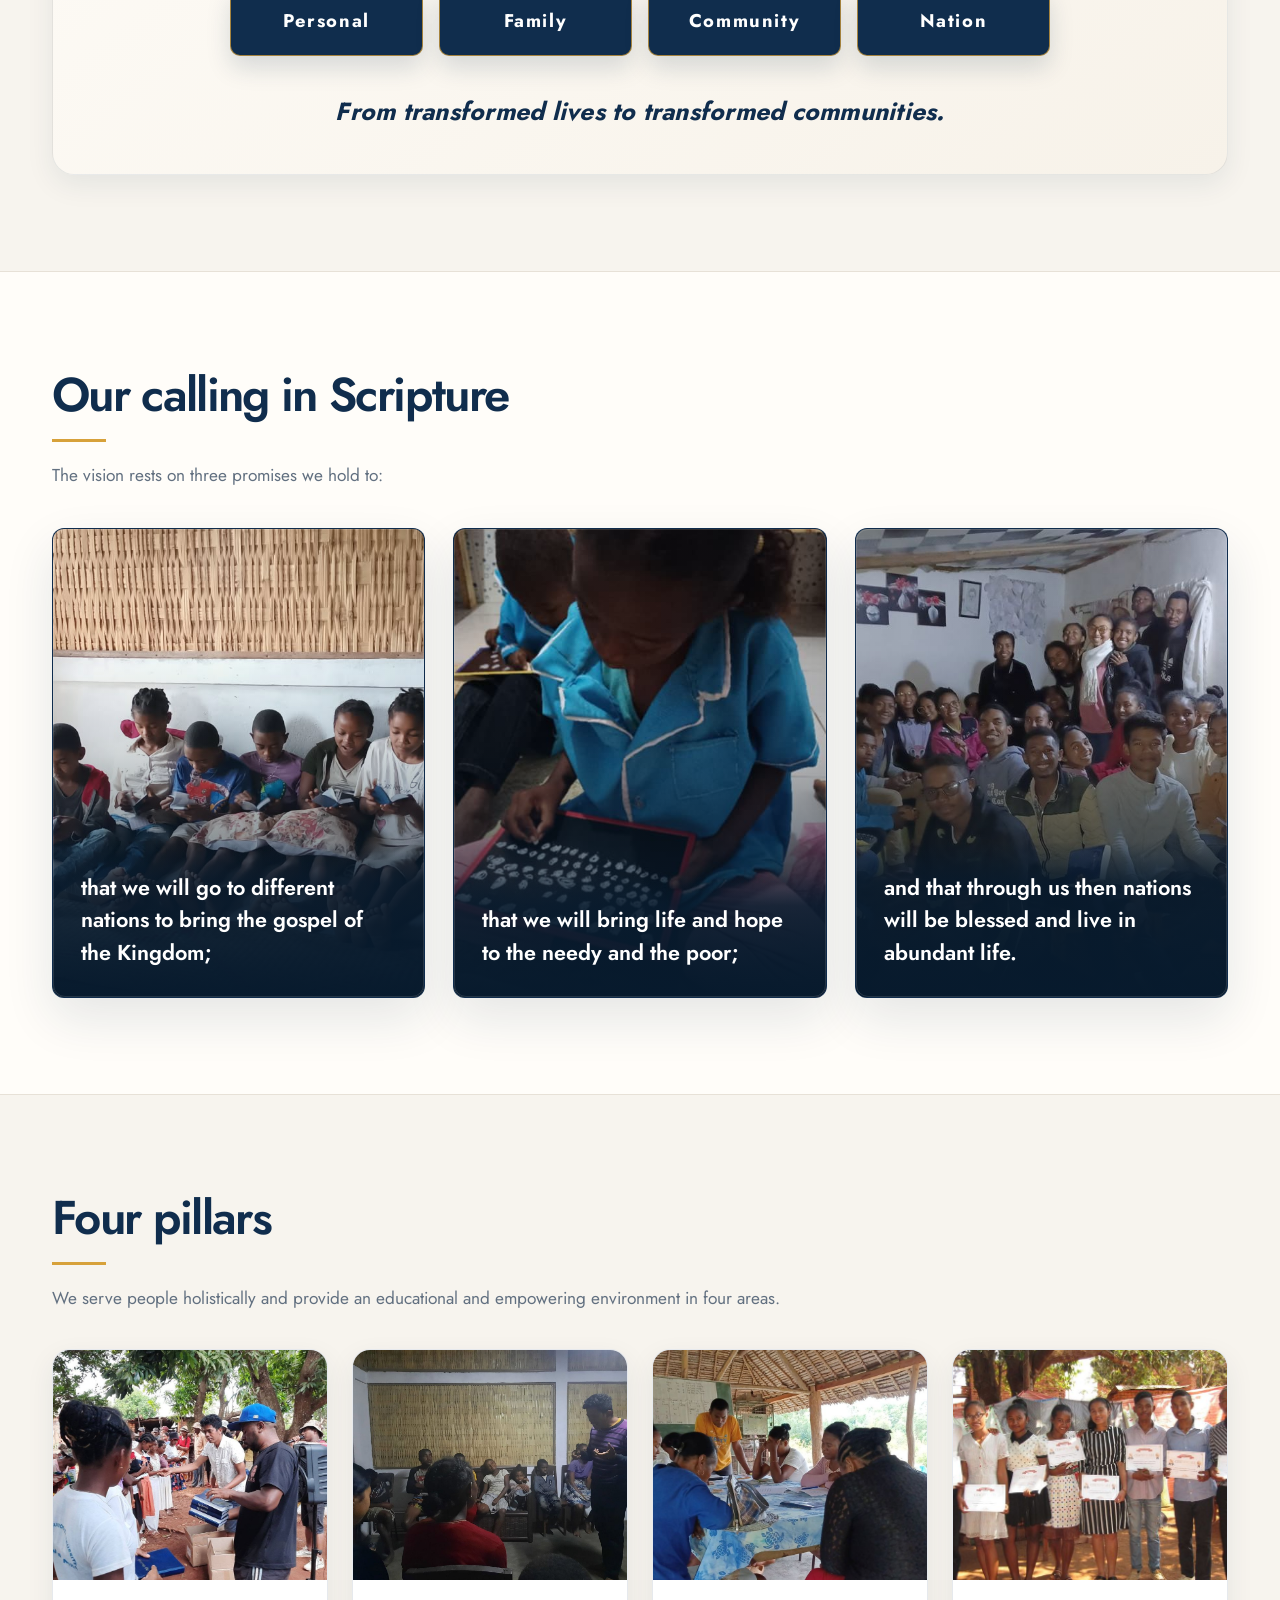
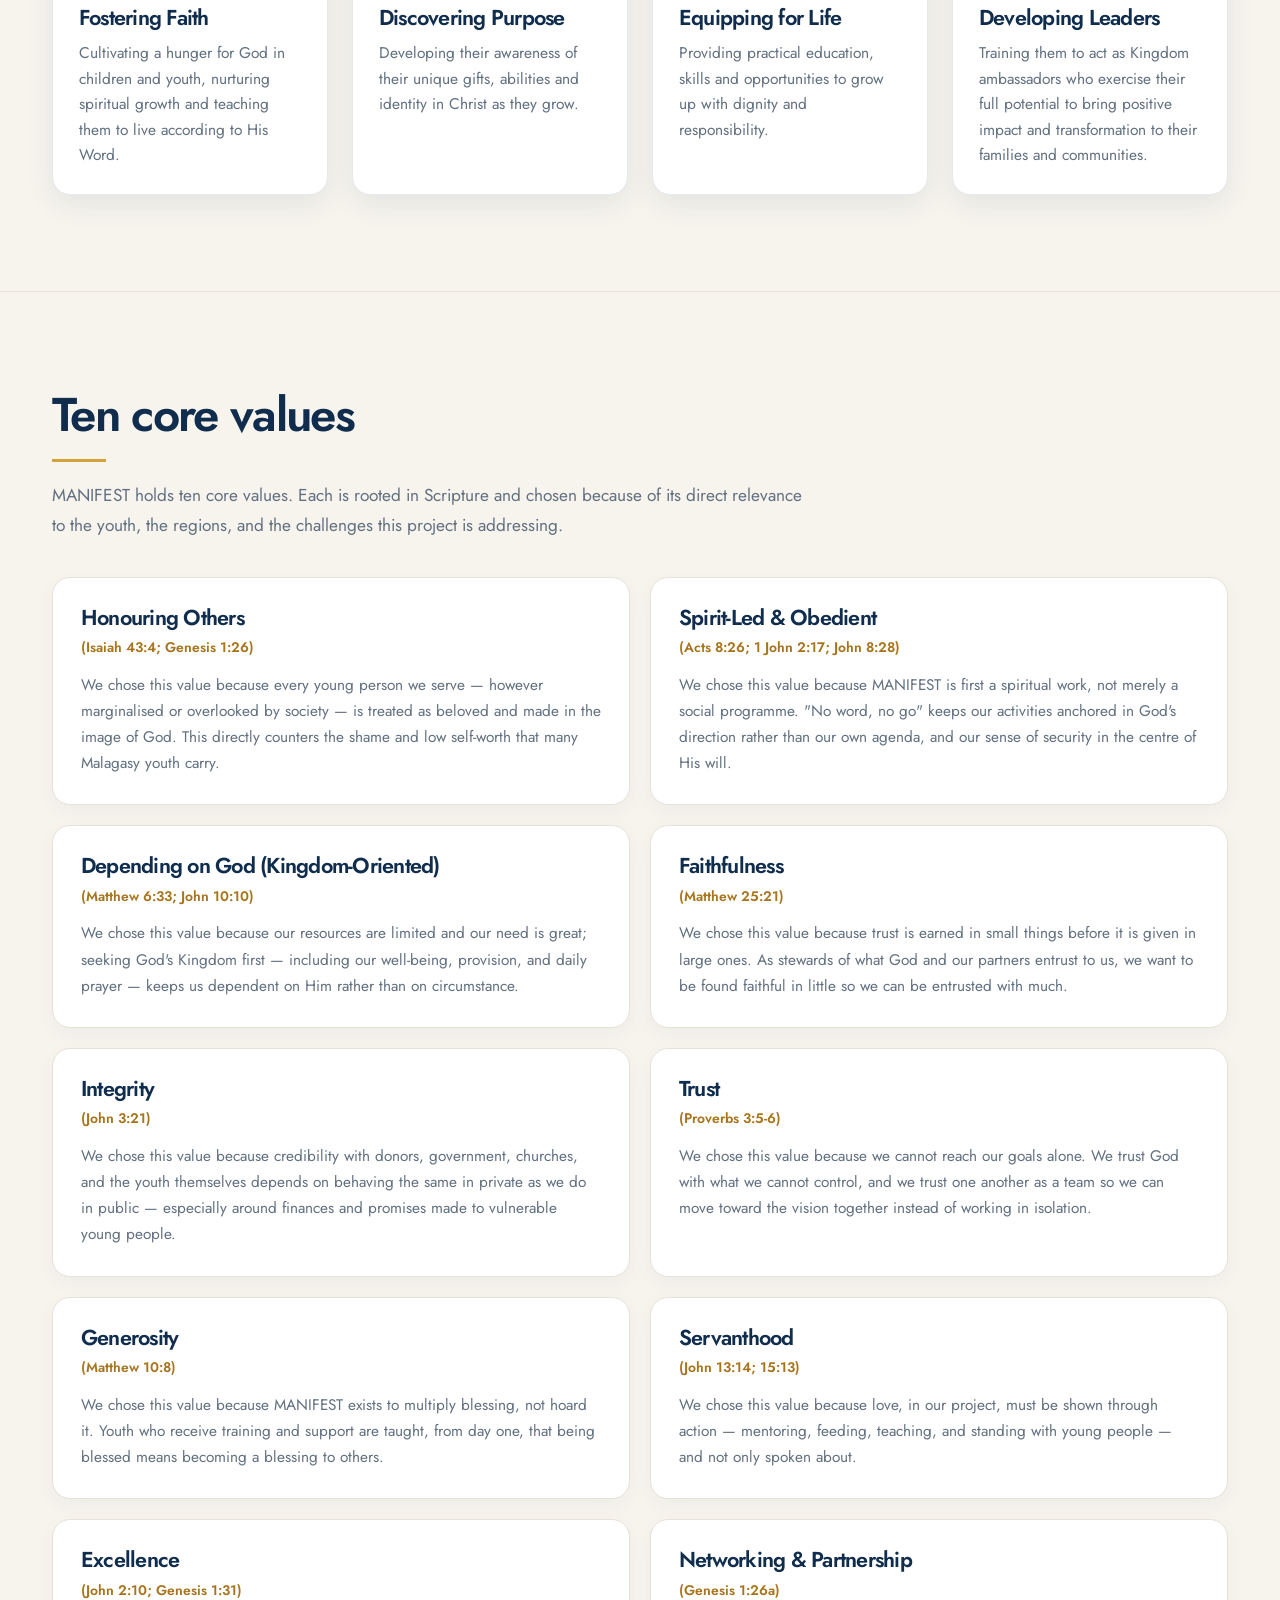
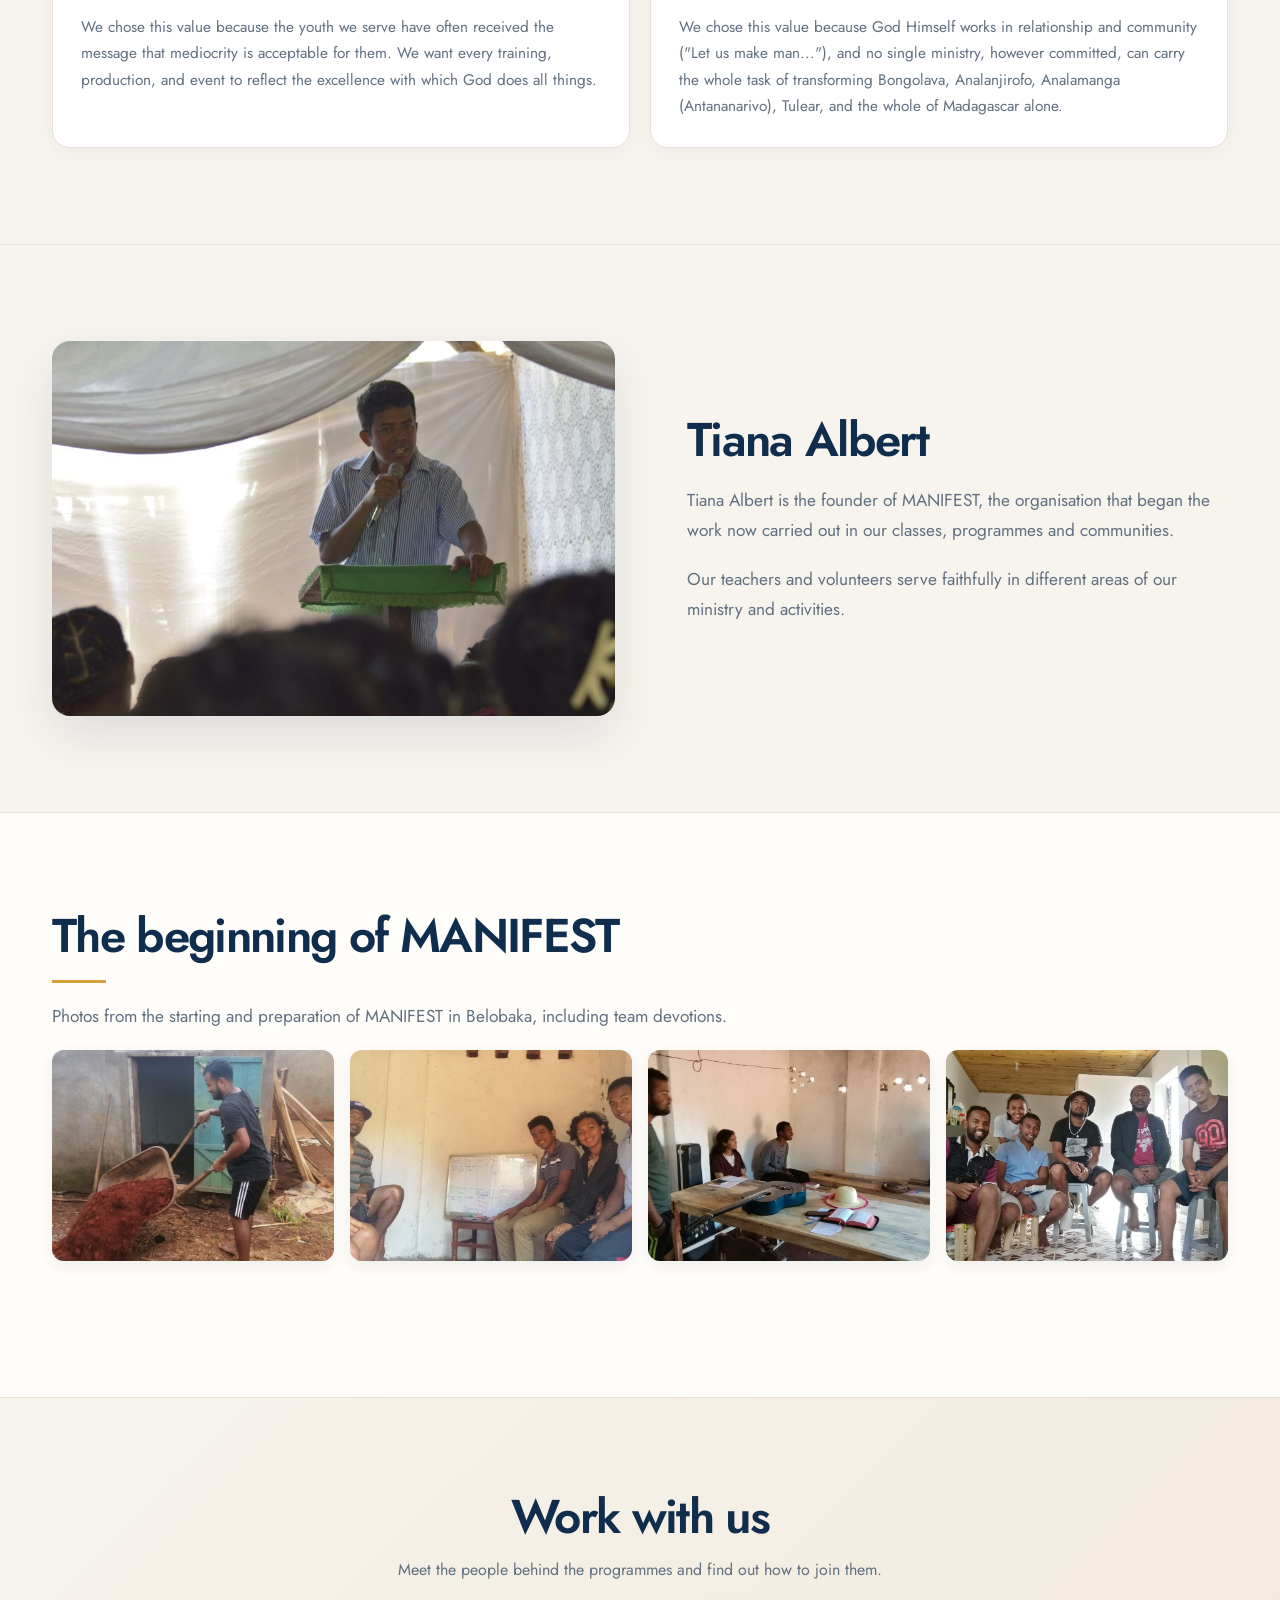
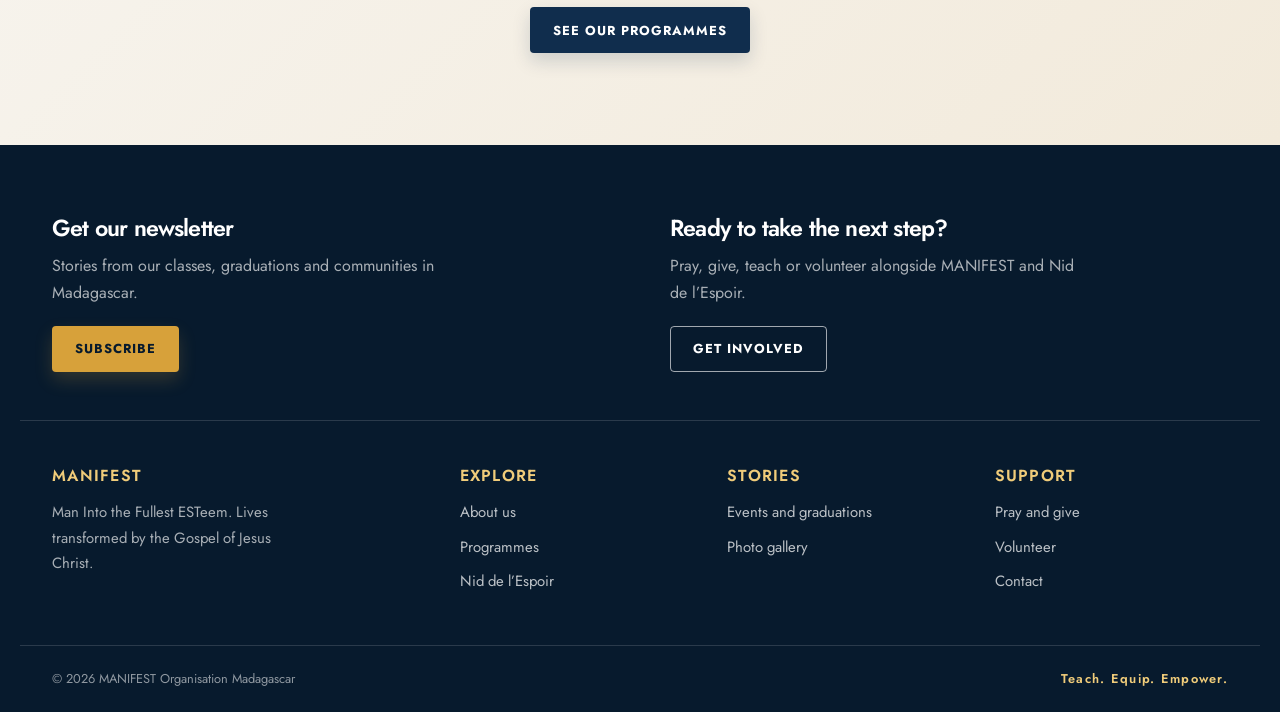
<file: about.html>
<!doctype html>
<html lang="en">
<head>
  <meta charset="utf-8">
  <meta name="viewport" content="width=device-width,initial-scale=1">
  <title>About us · MANIFEST Organisation Madagascar</title>
  <meta name="description" content="About MANIFEST Organisation Madagascar: our vision, our four pillars, our founder and the beginning of our work.">
  <link rel="stylesheet" href="assets/css/style.css">
</head>
<body class="about-page">

<header class="site-header">
  <div class="wrap nav-row">
    <a class="brand" href="index.html"><img src="assets/img/logo.png" alt="MANIFEST Organisation Madagascar"></a>
    <input type="checkbox" id="nav-toggle" class="nav-toggle" aria-label="Open menu">
    <label for="nav-toggle" class="burger" aria-hidden="true"><span></span></label>
    <nav class="main-nav"><a href="index.html">Home</a><a href="about.html" class="active">About</a><a href="programmes.html">Programmes</a><div class="nav-group"><button type="button" class="nav-parent" aria-haspopup="true">Ministries <span class="chev" aria-hidden="true"></span></button><div class="nav-sub"><div class="nav-box"><a href="index.html#loc-mahambo">MANIFEST Mahambo</a><a href="index.html#loc-antananarivo">MANIFEST Antananarivo</a><a href="index.html#loc-belobaka">MANIFEST Belobaka</a><a href="nid-de-lespoir.html">Nid de l’Espoir</a></div></div></div><a href="events.html">Events</a><a href="gallery.html">Gallery</a></nav>
    <a class="btn btn-gold nav-cta" href="get-involved.html#donate">Donate</a>
  </div>
</header>
<main>

<section class="meaning-hero">
  <div class="wrap meaning-layout">
    <div class="meaning-intro">
      <p class="meaning-eyebrow">Our name · Our identity</p>
      <h1>What does<br>MANIFEST mean?</h1>
      <p class="meaning-lead">Our name describes a journey: people discovering their God-given identity, growing into purpose and living with dignity.</p>
      <span class="meaning-scripture">“I have come that they may have life, and have it abundantly.” <b>John 10:10</b></span>
    </div>
    <div class="meaning-cards" aria-label="The meaning of MANIFEST">
      <article class="meaning-card"><span class="meaning-word">MAN</span><p>A person created in <strong>God’s image.</strong></p></article>
      <article class="meaning-card"><span class="meaning-word">INTO</span><p>A journey of <strong>becoming.</strong></p></article>
      <article class="meaning-card"><span class="meaning-word">THE FULLEST</span><p>Growing toward the fullness of <strong>God’s purpose.</strong></p></article>
      <article class="meaning-card"><span class="meaning-word">ESTEEM</span><p>Knowing our God-given <strong>value and dignity.</strong></p></article>
      <article class="meaning-summary"><span>MANIFEST</span><p>People becoming who God created them to be through the transforming power of the Gospel.</p></article>
    </div>
  </div>
</section>

<section class="band">
  <div class="wrap split">
    <div>
      <h2>Transforming lives.</h2>
      <h3>Vision</h3>
      <p class="blurb">To see marginalised Malagasy children, youth, and families transformed by the Gospel of Jesus Christ. We envision them growing into influential leaders who know God, live abundant lives, and serve as channels of blessing to transform their communities and nation for God's glory.</p>
      <h3>Mission</h3>
      <p class="blurb">To holistically educate, equip, and empower Malagasy children, youth, and families—starting in Bongolava, Analanjirofo, Analamanga (Antananarivo), and Tulear. We share the Gospel and provide the early foundation, practical skills, and spiritual training they need to grow in Christ, steward their potential, live with dignity, and become catalysts for a brighter future.</p>
    </div>
    <img src="assets/img/photos/smf_belobaka-01.jpg" alt="SMF classes in Belobaka">
  </div>
</section>

<section class="band about-card-band">
  <div class="wrap">
    <div class="about-card-grid">
      <article class="about-photo-card about-card-reality">
        <img src="assets/img/photos/covid-04.jpg" alt="Community relief prepared for families in Belobaka" loading="lazy">
        <div class="about-photo-card-content">
          <h2>THE REALITY</h2>
          <p class="card-intro"><b>Every community carries challenges:</b></p>
          <ul class="facts about-card-facts">
            <li>Limited opportunities.</li>
            <li>Interrupted education.</li>
            <li>Unemployment and economic hardship.</li>
            <li>Young people searching for direction</li>
            <li>Families carrying heavy burdens.</li>
          </ul>
          <p class="card-intro"><b>But behind every challenge is a person:</b></p>
          <ul class="facts about-card-facts">
            <li>A person with dignity.</li>
            <li>A person with potential.</li>
            <li>A person loved by God.</li>
          </ul>
        </div>
      </article>
      <article class="about-photo-card about-card-investing">
        <img src="assets/img/photos/visiting-02.jpg" alt="MANIFEST investing in families and community members" loading="lazy">
        <div class="about-photo-card-content">
          <h2>INVESTING IN PEOPLE</h2>
          <p class="card-intro">We serve people at different stages of life:</p>
          <ul class="facts about-card-facts">
            <li><b>CHILDREN:</b> Growing in faith, learning and confidence.</li>
            <li><b>YOUTH:</b> Discovering identity, purpose and direction.</li>
            <li><b>FAMILIES:</b> Growing in faith, responsibility and resilience.</li>
            <li><b>PEOPLE IN NEED:</b> Finding dignity, hope and opportunities.</li>
          </ul>
          <p class="dream-close">Every person matters. Every life has potential.</p>
        </div>
      </article>
      <article class="about-photo-card about-card-dream">
        <img src="assets/img/photos/grad_literacy-03.jpg" alt="Literacy graduates celebrating new knowledge and opportunity" loading="lazy">
        <div class="about-photo-card-content">
          <h2>Our dream</h2>
          <p class="card-intro">We dream of seeing transformed people become channels of transformation</p>
          <ul class="facts about-card-facts">
            <li>A young person who leads.</li>
            <li>A family that strengthens others.</li>
            <li>A skilled person who creates opportunities.</li>
            <li>A servant of God who is renewed and equipped.</li>
            <li>A community that becomes a blessing to others.</li>
          </ul>
          <p class="dream-close">Transformation received. Transformation multiplied.</p>
        </div>
      </article>
    </div>
  </div>
</section>

<section class="band alt">
  <div class="wrap">
    <h2>FROM VISION TO ACTION</h2>
    <ul class="facts">
      <li>The Gospel is the foundation.</li>
      <li>Transformation is the goal.</li>
      <li>Equipping people is the pathway.</li>
    </ul>
    <div class="vision-model" role="img" aria-label="Faith shapes character, knowledge, skills and responsibility, producing impact in people, families, communities and the nation">
      <div class="vision-node vision-faith">FAITH</div>
      <span class="vision-arrow vision-arrow-down" aria-hidden="true">↓</span>
      <div class="vision-process">
        <span class="vision-node">CHARACTER</span>
        <span class="vision-arrow vision-arrow-across" aria-hidden="true">→</span>
        <span class="vision-node">KNOWLEDGE</span>
        <span class="vision-arrow vision-arrow-across" aria-hidden="true">→</span>
        <span class="vision-node">SKILLS</span>
        <span class="vision-arrow vision-arrow-across" aria-hidden="true">→</span>
        <span class="vision-node">RESPONSIBILITY</span>
      </div>
      <span class="vision-arrow vision-arrow-down" aria-hidden="true">↓</span>
      <div class="vision-node vision-impact">IMPACT</div>
      <span class="vision-arrow vision-arrow-down" aria-hidden="true">↓</span>
      <div class="vision-reach">
        <span class="vision-node">Personal</span>
        <span class="vision-node">Family</span>
        <span class="vision-node">Community</span>
        <span class="vision-node">Nation</span>
      </div>
      <p class="vision-model-caption">From transformed lives to transformed communities.</p>
    </div>
  </div>
</section>

<section class="band about-calling-cards">
  <div class="wrap">
    <h2>Our calling in Scripture</h2>
    <p class="blurb">The vision rests on three promises we hold to:</p>
    <div class="about-card-grid about-card-grid-compact">
      <article class="about-photo-card">
        <img src="assets/img/photos/mahambo-bible-reading-05.jpg" alt="Young people reading Scripture together in Mahambo" loading="lazy">
        <div class="about-photo-card-content">
          <p class="about-promise-text">that we will go to different nations to bring the gospel of the Kingdom;</p>
        </div>
      </article>
      <article class="about-photo-card">
        <img src="assets/img/photos/nid-counting.jpg" alt="A child learning at Nid de l’Espoir" loading="lazy">
        <div class="about-photo-card-content">
          <p class="about-promise-text">that we will bring life and hope to the needy and the poor;</p>
        </div>
      </article>
      <article class="about-photo-card">
        <img src="assets/img/photos/serving-03.jpg" alt="MANIFEST community gathered in fellowship and service" loading="lazy">
        <div class="about-photo-card-content">
          <p class="about-promise-text">and that through us then nations will be blessed and live in abundant life.</p>
        </div>
      </article>
    </div>
  </div>
</section>

<section class="band alt" id="pillars">
  <div class="wrap">
    <h2>Four pillars</h2>
    <p class="blurb">We serve people holistically and provide an educational and empowering environment in four areas.</p>
    <div class="cards cards-4">
      <article class="card"><img src="assets/img/photos/bible-02.jpg" alt="Bible distribution in Belobaka and Mandrosoarivo" loading="lazy"><div class="body"><h3>Fostering Faith</h3><p>Cultivating a hunger for God in children and youth, nurturing spiritual growth and teaching them to live according to His Word.</p></div></article>
      <article class="card"><img src="assets/img/photos/identity-02.jpg" alt="Identity and teaching sessions at Campus Mitsinjo" loading="lazy"><div class="body"><h3>Discovering Purpose</h3><p>Developing their awareness of their unique gifts, abilities and identity in Christ as they grow.</p></div></article>
      <article class="card"><img src="assets/img/photos/smf_mahambo_lit-01.jpg" alt="SMF literacy class in Mahambo" loading="lazy"><div class="body"><h3>Equipping for Life</h3><p>Providing practical education, skills and opportunities to grow up with dignity and responsibility.</p></div></article>
      <article class="card"><img src="assets/img/photos/pillar-leaders.jpg" alt="MANIFEST English graduation 2020" loading="lazy"><div class="body"><h3>Developing Leaders</h3><p>Training them to act as Kingdom ambassadors who exercise their full potential to bring positive impact and transformation to their families and communities.</p></div></article>
    </div>
  </div>
</section>

<section class="band alt">
  <div class="wrap">
    <h2>Ten core values</h2>
    <p class="blurb">MANIFEST holds ten core values. Each is rooted in Scripture and chosen because of its direct relevance to the youth, the regions, and the challenges this project is addressing.</p>
    <div class="values">
      <article class="value"><h3>Honouring Others</h3><p class="ref">(Isaiah 43:4; Genesis 1:26)</p><p>We chose this value because every young person we serve — however marginalised or overlooked by society — is treated as beloved and made in the image of God. This directly counters the shame and low self-worth that many Malagasy youth carry.</p></article>
      <article class="value"><h3>Spirit-Led &amp; Obedient</h3><p class="ref">(Acts 8:26; 1 John 2:17; John 8:28)</p><p>We chose this value because MANIFEST is first a spiritual work, not merely a social programme. "No word, no go" keeps our activities anchored in God's direction rather than our own agenda, and our sense of security in the centre of His will.</p></article>
      <article class="value"><h3>Depending on God (Kingdom-Oriented)</h3><p class="ref">(Matthew 6:33; John 10:10)</p><p>We chose this value because our resources are limited and our need is great; seeking God's Kingdom first — including our well-being, provision, and daily prayer — keeps us dependent on Him rather than on circumstance.</p></article>
      <article class="value"><h3>Faithfulness</h3><p class="ref">(Matthew 25:21)</p><p>We chose this value because trust is earned in small things before it is given in large ones. As stewards of what God and our partners entrust to us, we want to be found faithful in little so we can be entrusted with much.</p></article>
      <article class="value"><h3>Integrity</h3><p class="ref">(John 3:21)</p><p>We chose this value because credibility with donors, government, churches, and the youth themselves depends on behaving the same in private as we do in public — especially around finances and promises made to vulnerable young people.</p></article>
      <article class="value"><h3>Trust</h3><p class="ref">(Proverbs 3:5-6)</p><p>We chose this value because we cannot reach our goals alone. We trust God with what we cannot control, and we trust one another as a team so we can move toward the vision together instead of working in isolation.</p></article>
      <article class="value"><h3>Generosity</h3><p class="ref">(Matthew 10:8)</p><p>We chose this value because MANIFEST exists to multiply blessing, not hoard it. Youth who receive training and support are taught, from day one, that being blessed means becoming a blessing to others.</p></article>
      <article class="value"><h3>Servanthood</h3><p class="ref">(John 13:14; 15:13)</p><p>We chose this value because love, in our project, must be shown through action — mentoring, feeding, teaching, and standing with young people — and not only spoken about.</p></article>
      <article class="value"><h3>Excellence</h3><p class="ref">(John 2:10; Genesis 1:31)</p><p>We chose this value because the youth we serve have often received the message that mediocrity is acceptable for them. We want every training, production, and event to reflect the excellence with which God does all things.</p></article>
      <article class="value"><h3>Networking &amp; Partnership</h3><p class="ref">(Genesis 1:26a)</p><p>We chose this value because God Himself works in relationship and community ("Let us make man..."), and no single ministry, however committed, can carry the whole task of transforming Bongolava, Analanjirofo, Analamanga (Antananarivo), Tulear, and the whole of Madagascar alone.</p></article>
    </div>
  </div>
</section>

<section class="band alt">
  <div class="wrap split">
    <img src="assets/img/photos/founder.jpg" alt="Tiana Albert, founder of MANIFEST">
    <div>
      <h2>Tiana Albert</h2>
      <p class="blurb">Tiana Albert is the founder of MANIFEST, the organisation that began the work now carried out in our classes, programmes and communities.</p>
      <p class="blurb">Our teachers and volunteers serve faithfully in different areas of our ministry and activities.</p>
    </div>
  </div>
</section>

<section class="band">
  <div class="wrap">
    <h2>The beginning of MANIFEST</h2>
    <p class="blurb">Photos from the starting and preparation of MANIFEST in Belobaka, including team devotions.</p>
    <div class="grid"><figure class="ph"><a href="assets/img/photos/beginning-01.jpg" data-lb><img src="assets/img/photos/beginning-01.jpg" alt="The beginning of MANIFEST" loading="lazy"></a></figure><figure class="ph"><a href="assets/img/photos/beginning-02.jpg" data-lb><img src="assets/img/photos/beginning-02.jpg" alt="The beginning of MANIFEST" loading="lazy"></a></figure><figure class="ph"><a href="assets/img/photos/beginning-03.jpg" data-lb><img src="assets/img/photos/beginning-03.jpg" alt="The beginning of MANIFEST" loading="lazy"></a></figure><figure class="ph"><a href="assets/img/photos/beginning-04.jpg" data-lb><img src="assets/img/photos/beginning-04.jpg" alt="The beginning of MANIFEST" loading="lazy"></a></figure></div>
  </div>
</section>

<section class="cta-band">
  <div class="wrap">
    <h2>Work with us</h2>
    <p>Meet the people behind the programmes and find out how to join them.</p>
    <a class="btn btn-navy" href="programmes.html">See our programmes</a>
  </div>
</section>

</main>

<footer class="site-footer">
  <div class="wrap foot-top">
    <div class="newsletter">
      <h3>Get our newsletter</h3>
      <p>Stories from our classes, graduations and communities in Madagascar.</p>
      <a class="btn btn-gold" href="get-involved.html#contact">Subscribe</a>
    </div>
    <div class="next-step">
      <h3>Ready to take the next step?</h3>
      <p>Pray, give, teach or volunteer alongside MANIFEST and Nid de l’Espoir.</p>
      <a class="btn btn-ghost" href="get-involved.html">Get involved</a>
    </div>
  </div>
  <div class="wrap foot-cols">
    <div>
      <h4>MANIFEST</h4>
      <p>Man Into the Fullest ESTeem. Lives transformed by the Gospel of Jesus Christ.</p>
    </div>
    <div>
      <h4>Explore</h4>
      <a href="about.html">About us</a>
      <a href="programmes.html">Programmes</a>
      <a href="nid-de-lespoir.html">Nid de l’Espoir</a>
    </div>
    <div>
      <h4>Stories</h4>
      <a href="events.html">Events and graduations</a>
      <a href="gallery.html">Photo gallery</a>
    </div>
    <div>
      <h4>Support</h4>
      <a href="get-involved.html">Pray and give</a>
      <a href="get-involved.html">Volunteer</a>
      <a href="get-involved.html#contact">Contact</a>
    </div>
  </div>
  <div class="wrap foot-bottom">
    <span>&copy; 2026 MANIFEST Organisation Madagascar</span>
    <span class="tagline">Teach. Equip. Empower.</span>
  </div>
</footer>
<script src="assets/js/lightbox.js" defer></script>
<script src="assets/js/nav.js" defer></script>
</body>
</html>
</file>
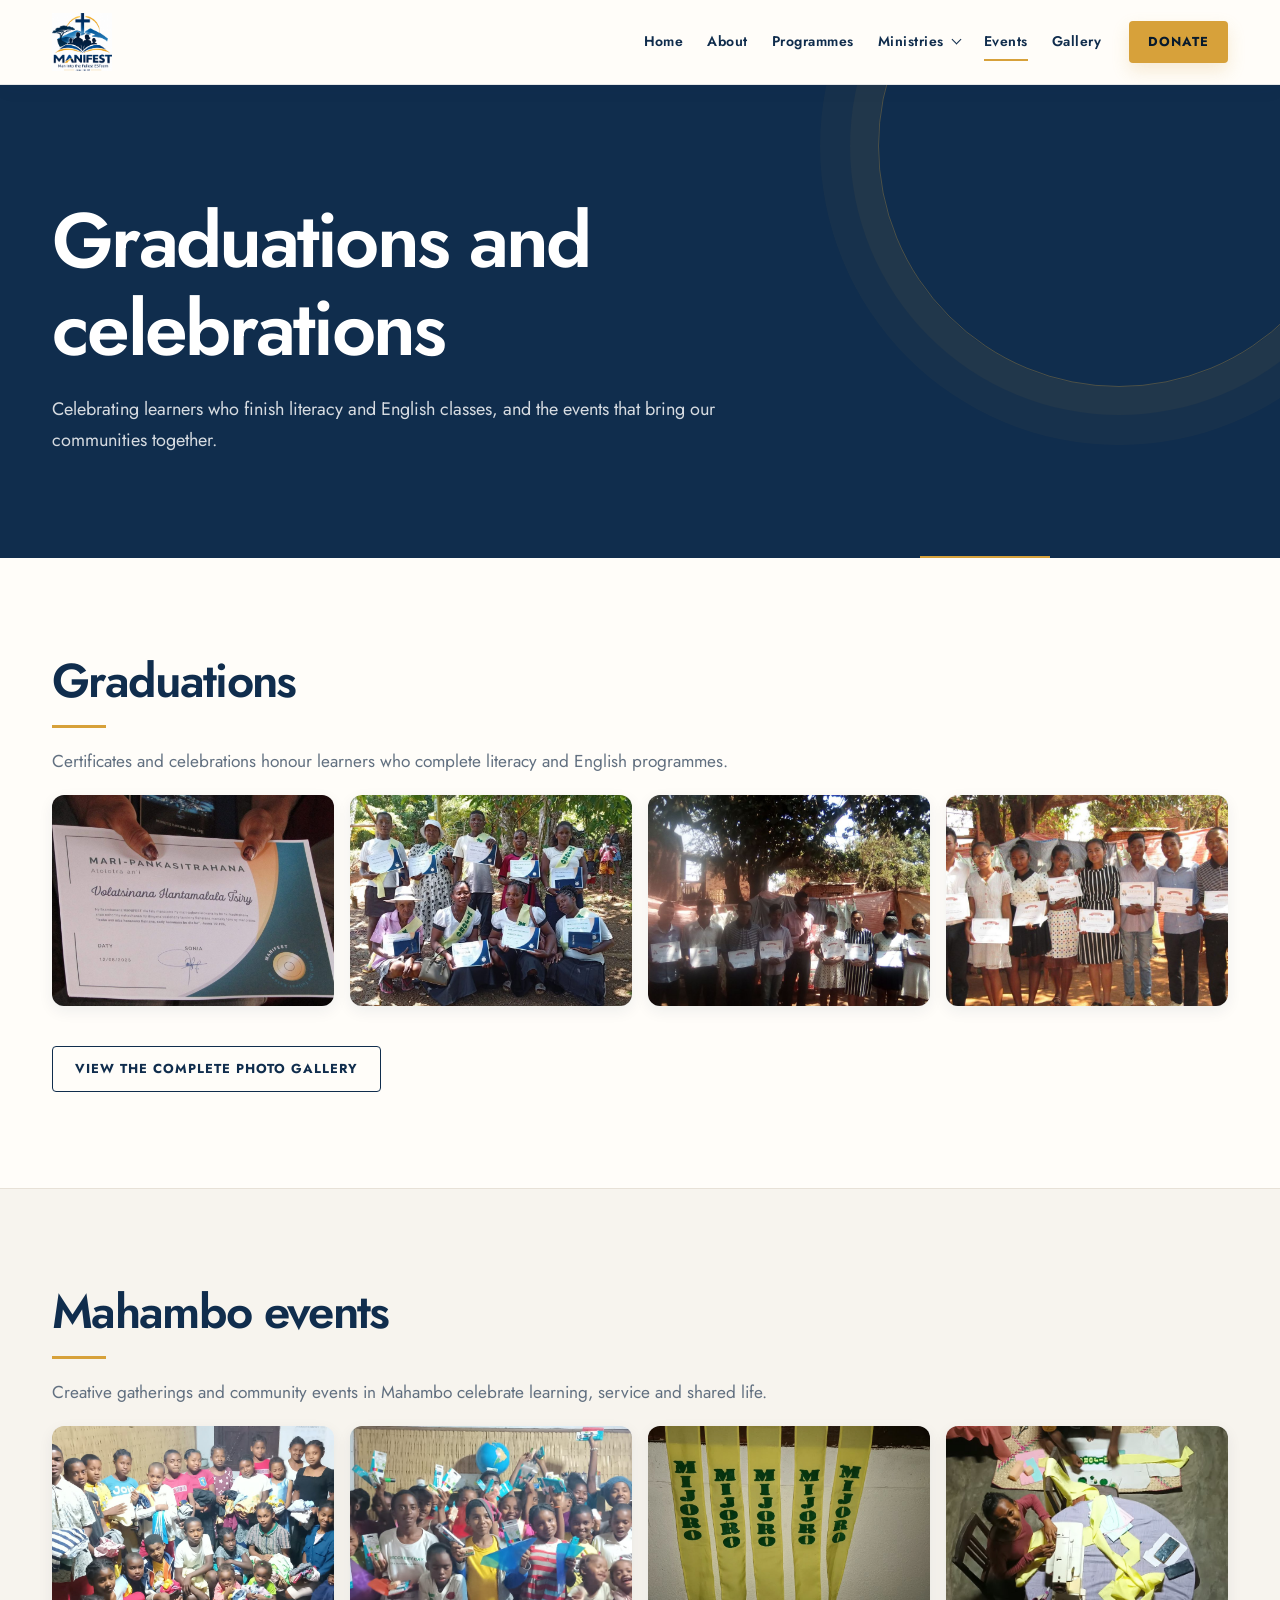
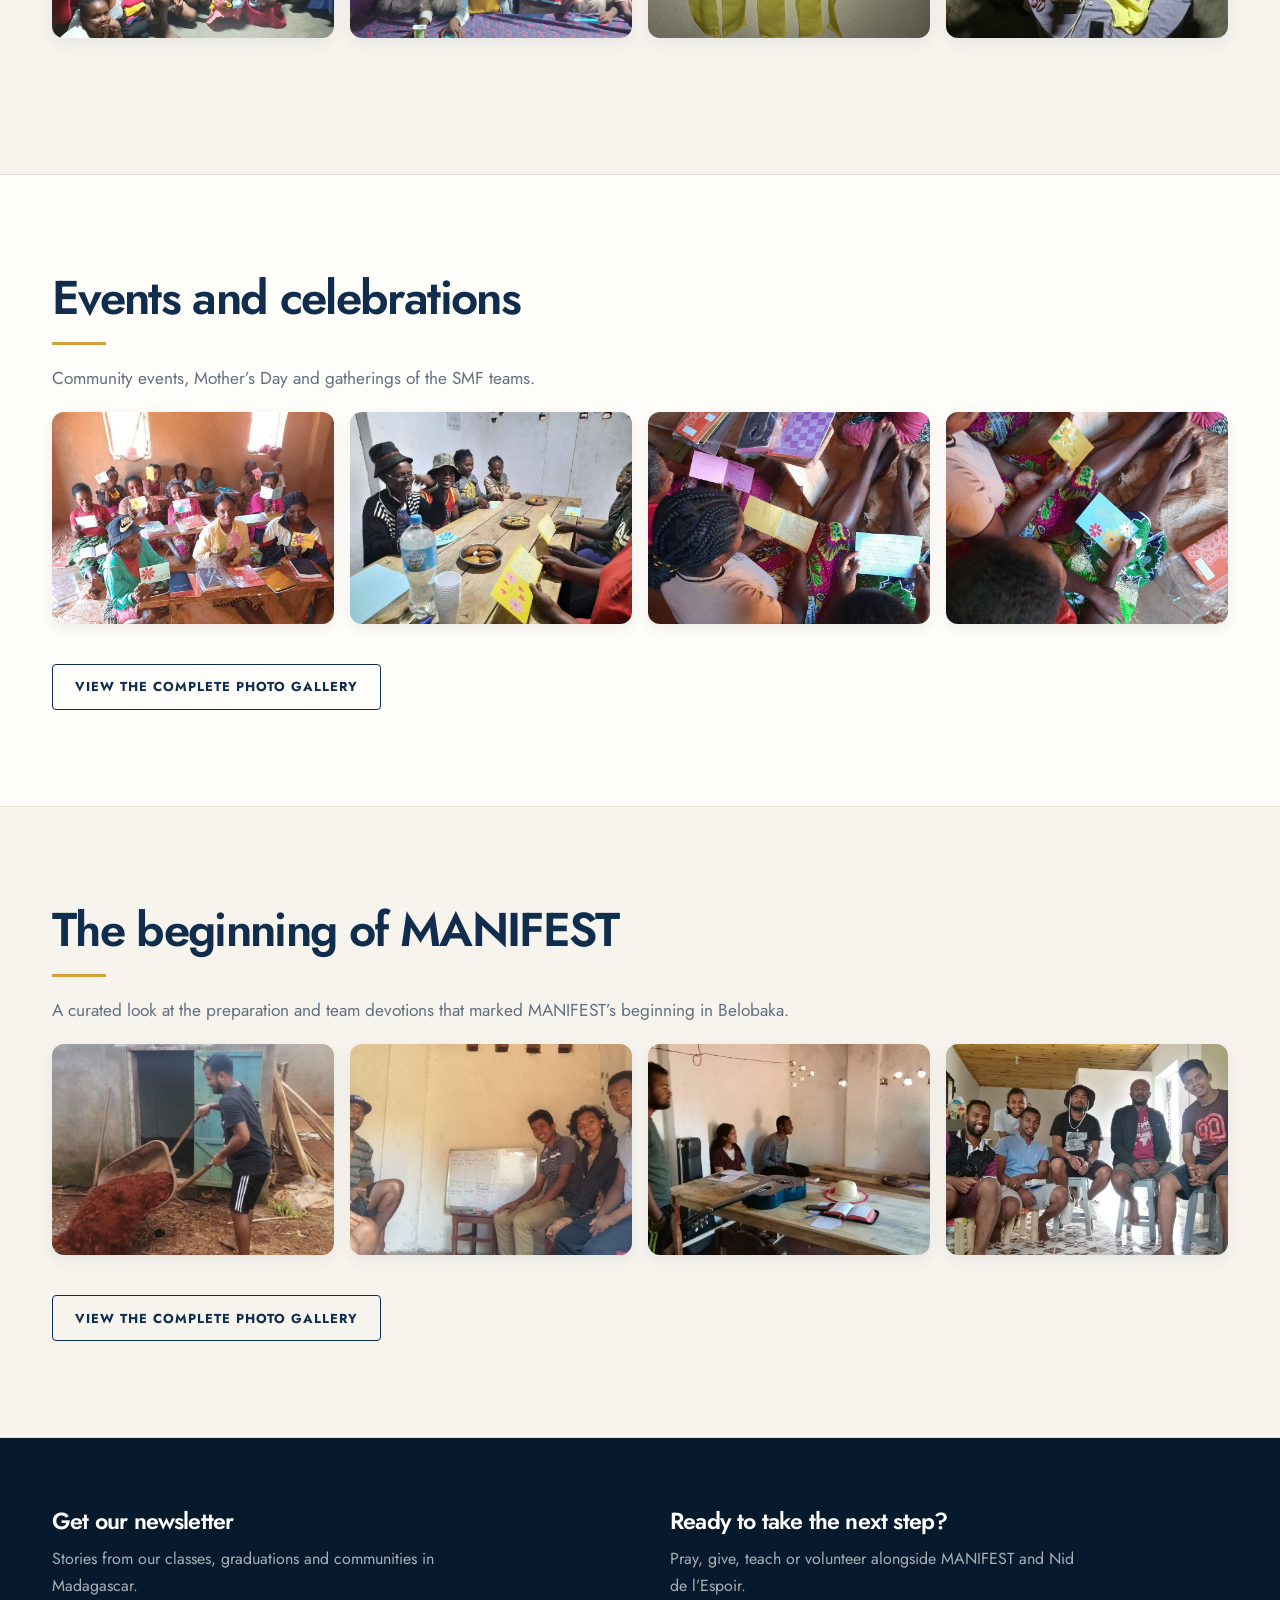
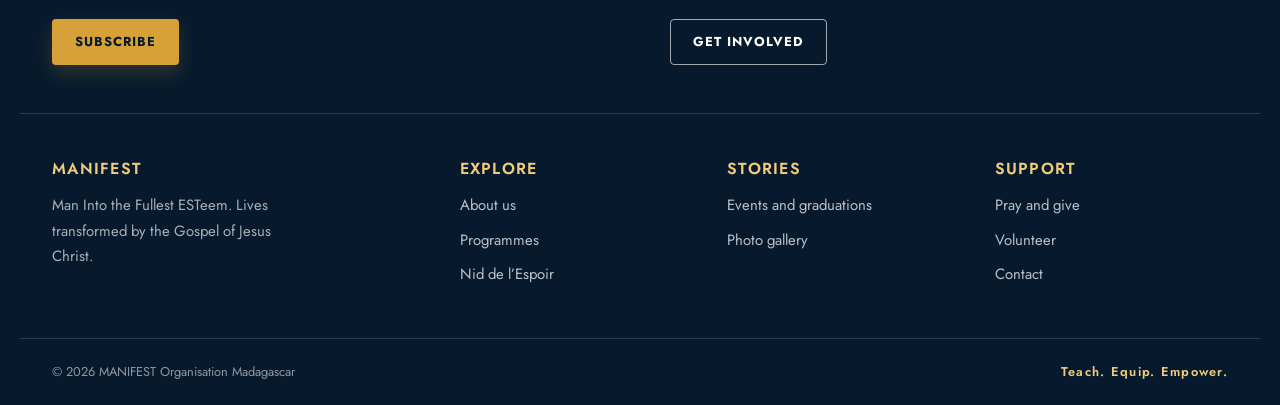
<file: events.html>
<!doctype html>
<html lang="en">
<head>
  <meta charset="utf-8">
  <meta name="viewport" content="width=device-width,initial-scale=1">
  <title>Events · MANIFEST Organisation Madagascar</title>
  <meta name="description" content="MANIFEST graduations, celebrations and community events in Madagascar.">
  <link rel="stylesheet" href="assets/css/style.css">
</head>
<body>

<header class="site-header">
  <div class="wrap nav-row">
    <a class="brand" href="index.html"><img src="assets/img/logo.png" alt="MANIFEST Organisation Madagascar"></a>
    <input type="checkbox" id="nav-toggle" class="nav-toggle" aria-label="Open menu">
    <label for="nav-toggle" class="burger" aria-hidden="true"><span></span></label>
    <nav class="main-nav"><a href="index.html">Home</a><a href="about.html">About</a><a href="programmes.html">Programmes</a><div class="nav-group"><button type="button" class="nav-parent" aria-haspopup="true">Ministries <span class="chev" aria-hidden="true"></span></button><div class="nav-sub"><div class="nav-box"><a href="index.html#loc-mahambo">MANIFEST Mahambo</a><a href="index.html#loc-antananarivo">MANIFEST Antananarivo</a><a href="index.html#loc-belobaka">MANIFEST Belobaka</a><a href="nid-de-lespoir.html">Nid de l’Espoir</a></div></div></div><a href="events.html" class="active">Events</a><a href="gallery.html">Gallery</a></nav>
    <a class="btn btn-gold nav-cta" href="get-involved.html#donate">Donate</a>
  </div>
</header>
<main>

<section class="page-hero">
  <div class="wrap">
    <h1>Graduations and celebrations</h1>
    <p>Celebrating learners who finish literacy and English classes, and the events that bring our communities together.</p>
  </div>
</section>
<section class="band" id="graduations"><div class="wrap">
  <h2>Graduations</h2>
  <p class="blurb">Certificates and celebrations honour learners who complete literacy and English programmes.</p>
  <div class="grid"><figure class="ph"><a href="assets/img/photos/grad_literacy-01.jpg" data-lb><img src="assets/img/photos/grad_literacy-01.jpg" alt="MANIFEST graduation celebrations" loading="lazy"></a></figure><figure class="ph"><a href="assets/img/photos/grad_mahambo24-02.jpg" data-lb><img src="assets/img/photos/grad_mahambo24-02.jpg" alt="MANIFEST graduation celebrations" loading="lazy"></a></figure><figure class="ph"><a href="assets/img/photos/grad_mayor-01.jpg" data-lb><img src="assets/img/photos/grad_mayor-01.jpg" alt="MANIFEST graduation celebrations" loading="lazy"></a></figure><figure class="ph"><a href="assets/img/photos/grad_2020-01.jpg" data-lb><img src="assets/img/photos/grad_2020-01.jpg" alt="MANIFEST graduation celebrations" loading="lazy"></a></figure></div>
  <div class="cta-row"><a class="btn btn-ghost-dark" href="gallery.html#g-graduations">View the complete photo gallery</a></div>
</div></section>
<section class="band alt" id="mahambo-events"><div class="wrap">
  <h2>Mahambo events</h2>
  <p class="blurb">Creative gatherings and community events in Mahambo celebrate learning, service and shared life.</p>
  <div class="grid"><figure class="ph"><a href="assets/img/photos/mahambo-events-01.jpg" data-lb><img src="assets/img/photos/mahambo-events-01.jpg" alt="MANIFEST Mahambo events" loading="lazy"></a></figure><figure class="ph"><a href="assets/img/photos/mahambo-events-02.jpg" data-lb><img src="assets/img/photos/mahambo-events-02.jpg" alt="MANIFEST Mahambo events" loading="lazy"></a></figure><figure class="ph"><a href="assets/img/photos/mahambo-events-03.jpg" data-lb><img src="assets/img/photos/mahambo-events-03.jpg" alt="MANIFEST Mahambo events" loading="lazy"></a></figure><figure class="ph"><a href="assets/img/photos/mahambo-events-04.jpg" data-lb><img src="assets/img/photos/mahambo-events-04.jpg" alt="MANIFEST Mahambo events" loading="lazy"></a></figure></div>
</div></section>
<section class="band" id="celebrations"><div class="wrap">
  <h2>Events and celebrations</h2>
  <p class="blurb">Community events, Mother’s Day and gatherings of the SMF teams.</p>
  <div class="grid"><figure class="ph"><a href="assets/img/photos/smf_events-01.jpg" data-lb><img src="assets/img/photos/smf_events-01.jpg" alt="MANIFEST events and celebrations" loading="lazy"></a></figure><figure class="ph"><a href="assets/img/photos/smf_events-02.jpg" data-lb><img src="assets/img/photos/smf_events-02.jpg" alt="MANIFEST events and celebrations" loading="lazy"></a></figure><figure class="ph"><a href="assets/img/photos/smf_events-03.jpg" data-lb><img src="assets/img/photos/smf_events-03.jpg" alt="MANIFEST events and celebrations" loading="lazy"></a></figure><figure class="ph"><a href="assets/img/photos/smf_events-04.jpg" data-lb><img src="assets/img/photos/smf_events-04.jpg" alt="MANIFEST events and celebrations" loading="lazy"></a></figure></div>
  <div class="cta-row"><a class="btn btn-ghost-dark" href="gallery.html#g-celebrations">View the complete photo gallery</a></div>
</div></section>
<section class="band alt" id="beginning"><div class="wrap">
  <h2>The beginning of MANIFEST</h2>
  <p class="blurb">A curated look at the preparation and team devotions that marked MANIFEST’s beginning in Belobaka.</p>
  <div class="grid"><figure class="ph"><a href="assets/img/photos/beginning-01.jpg" data-lb><img src="assets/img/photos/beginning-01.jpg" alt="The beginning of MANIFEST" loading="lazy"></a></figure><figure class="ph"><a href="assets/img/photos/beginning-02.jpg" data-lb><img src="assets/img/photos/beginning-02.jpg" alt="The beginning of MANIFEST" loading="lazy"></a></figure><figure class="ph"><a href="assets/img/photos/beginning-03.jpg" data-lb><img src="assets/img/photos/beginning-03.jpg" alt="The beginning of MANIFEST" loading="lazy"></a></figure><figure class="ph"><a href="assets/img/photos/beginning-04.jpg" data-lb><img src="assets/img/photos/beginning-04.jpg" alt="The beginning of MANIFEST" loading="lazy"></a></figure></div>
  <div class="cta-row"><a class="btn btn-ghost-dark" href="gallery.html#g-beginning">View the complete photo gallery</a></div>
</div></section>
</main>

<footer class="site-footer">
  <div class="wrap foot-top">
    <div class="newsletter">
      <h3>Get our newsletter</h3>
      <p>Stories from our classes, graduations and communities in Madagascar.</p>
      <a class="btn btn-gold" href="get-involved.html#contact">Subscribe</a>
    </div>
    <div class="next-step">
      <h3>Ready to take the next step?</h3>
      <p>Pray, give, teach or volunteer alongside MANIFEST and Nid de l’Espoir.</p>
      <a class="btn btn-ghost" href="get-involved.html">Get involved</a>
    </div>
  </div>
  <div class="wrap foot-cols">
    <div>
      <h4>MANIFEST</h4>
      <p>Man Into the Fullest ESTeem. Lives transformed by the Gospel of Jesus Christ.</p>
    </div>
    <div>
      <h4>Explore</h4>
      <a href="about.html">About us</a>
      <a href="programmes.html">Programmes</a>
      <a href="nid-de-lespoir.html">Nid de l’Espoir</a>
    </div>
    <div>
      <h4>Stories</h4>
      <a href="events.html">Events and graduations</a>
      <a href="gallery.html">Photo gallery</a>
    </div>
    <div>
      <h4>Support</h4>
      <a href="get-involved.html">Pray and give</a>
      <a href="get-involved.html">Volunteer</a>
      <a href="get-involved.html#contact">Contact</a>
    </div>
  </div>
  <div class="wrap foot-bottom">
    <span>&copy; 2026 MANIFEST Organisation Madagascar</span>
    <span class="tagline">Teach. Equip. Empower.</span>
  </div>
</footer>
<script src="assets/js/lightbox.js" defer></script>
<script src="assets/js/nav.js" defer></script>
</body>
</html>
</file>
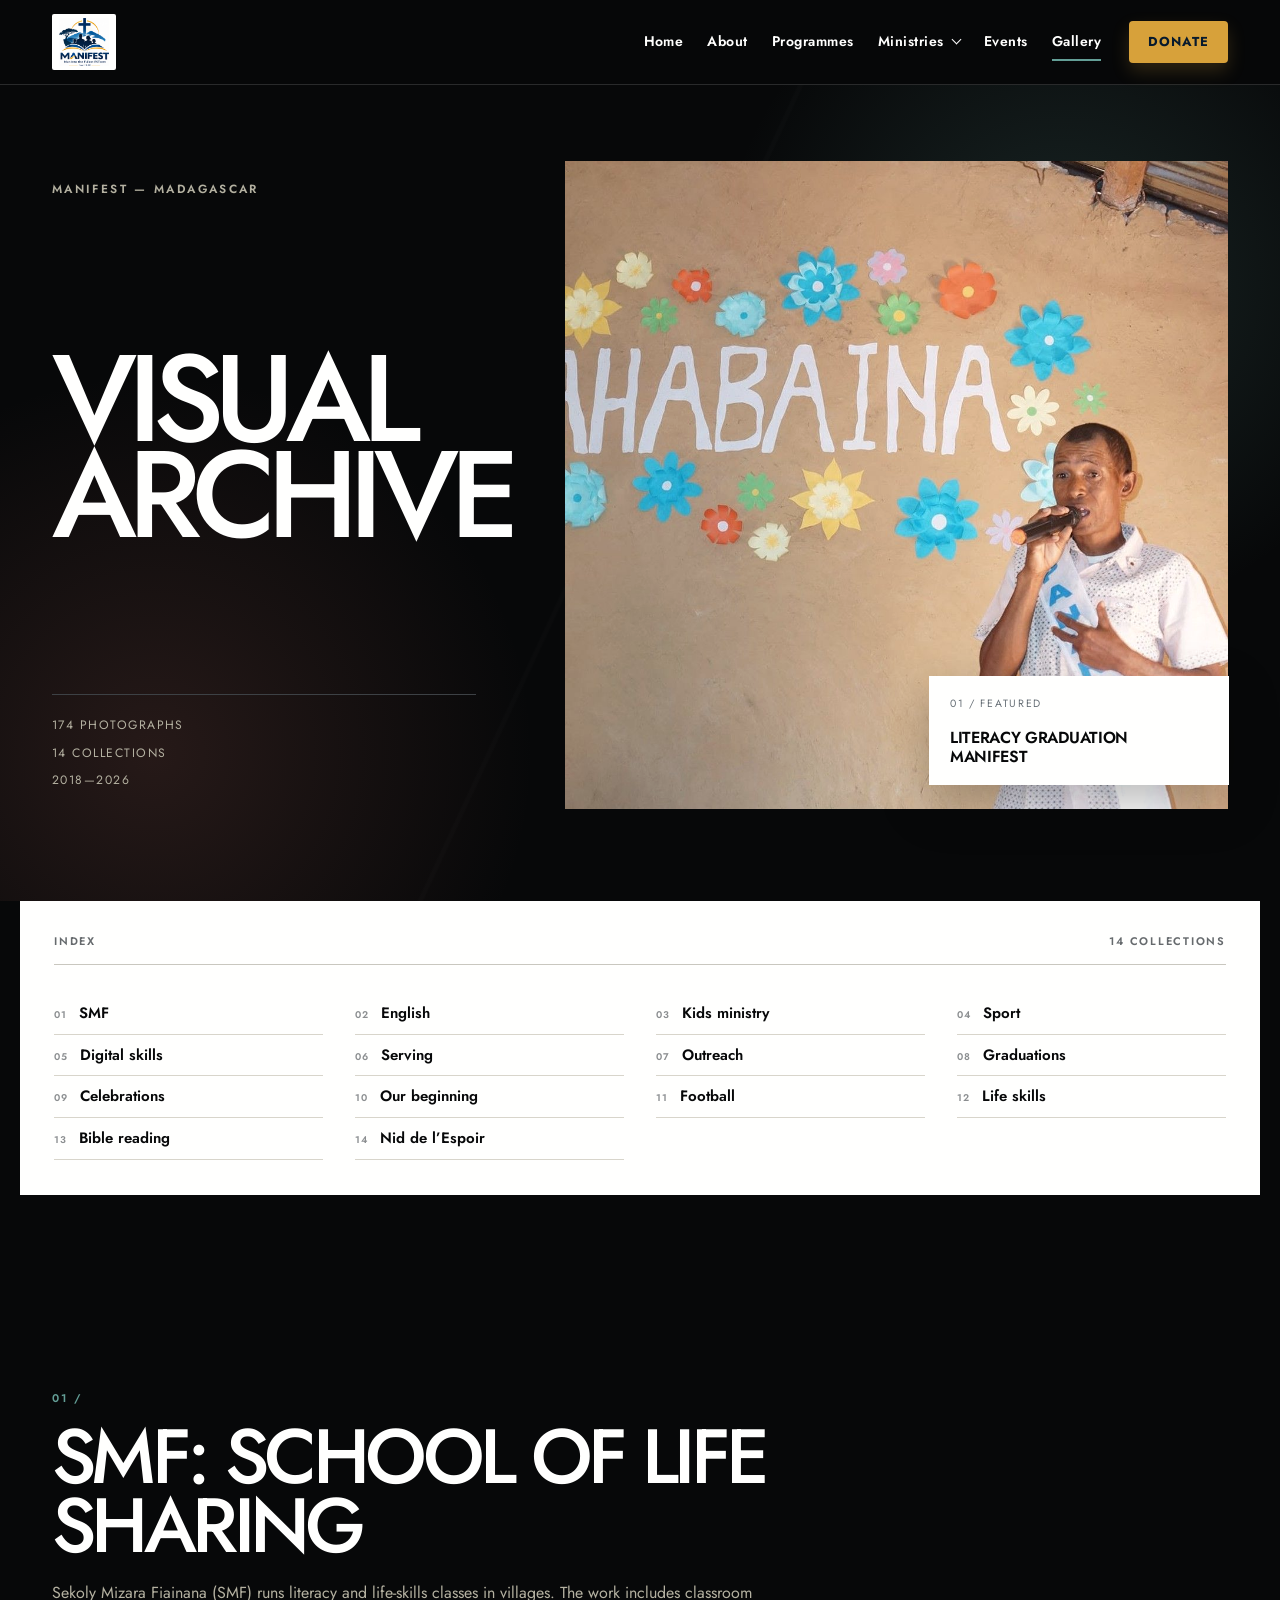
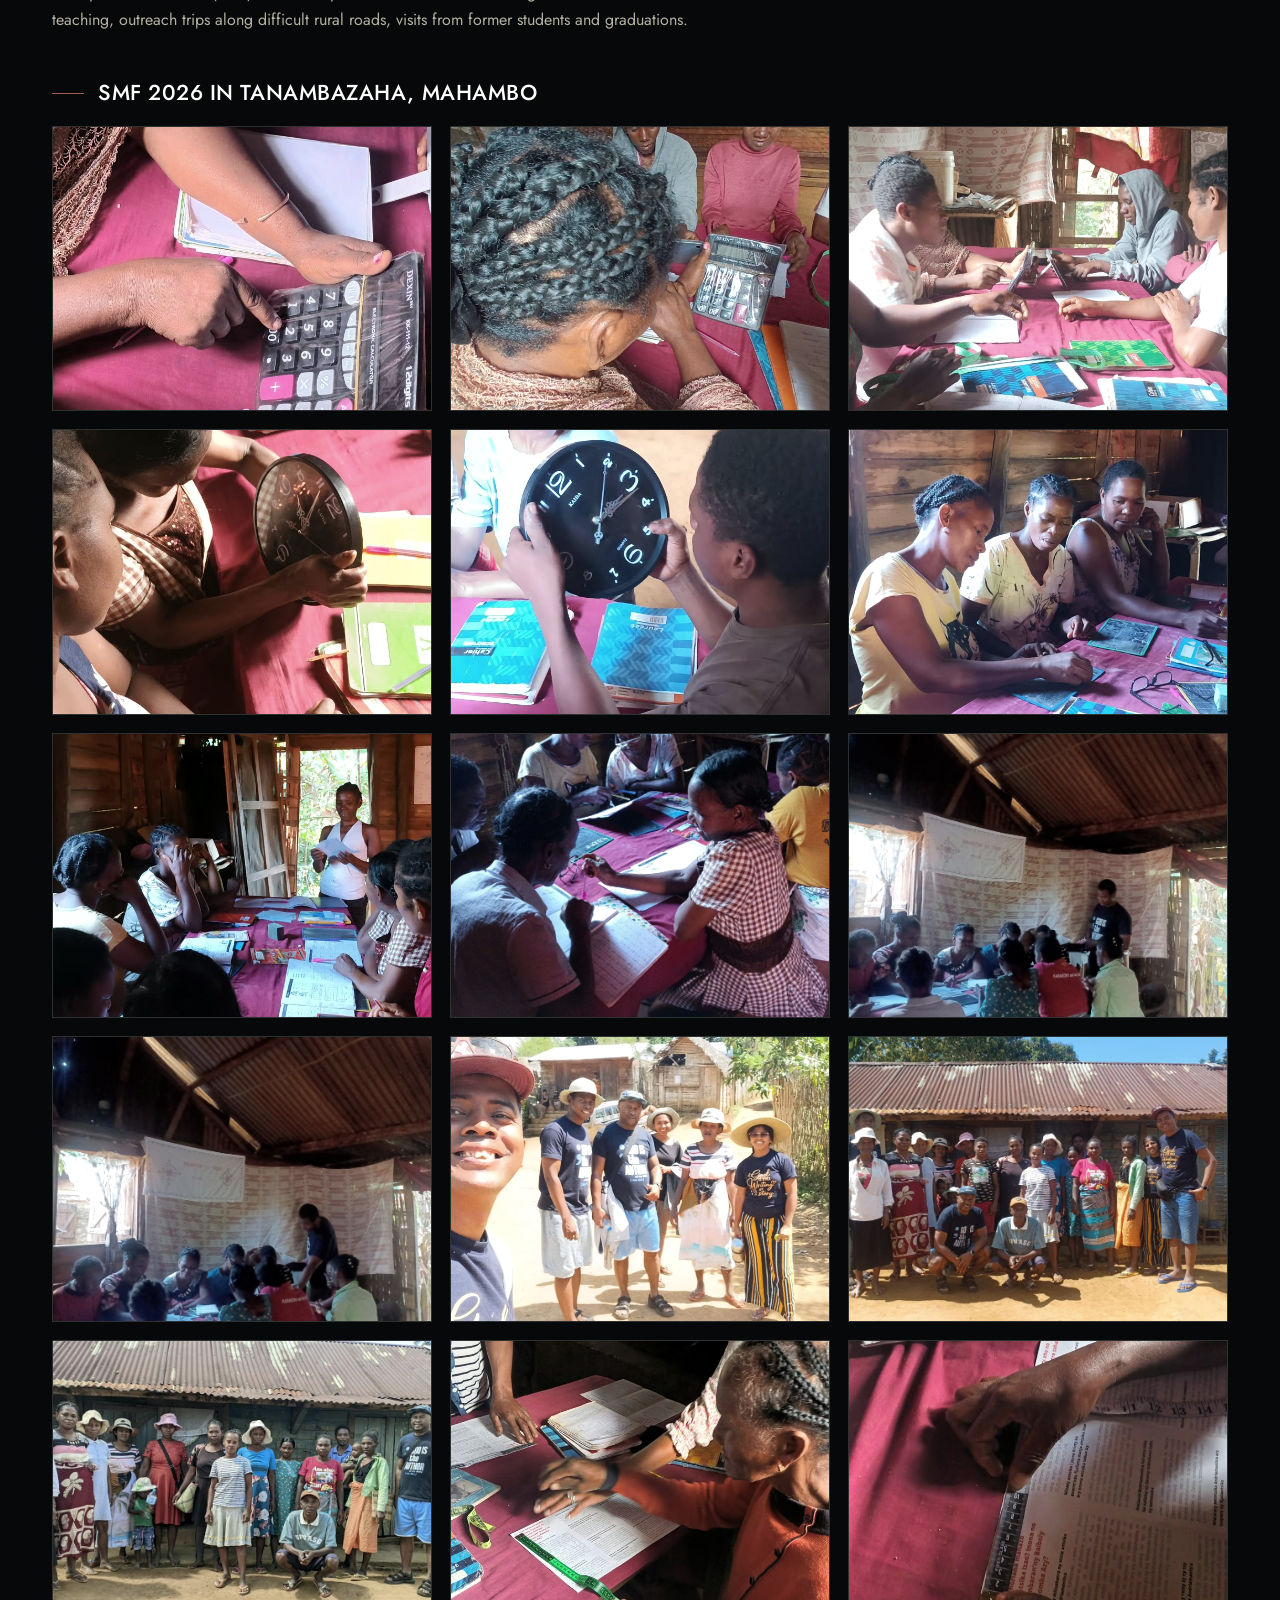
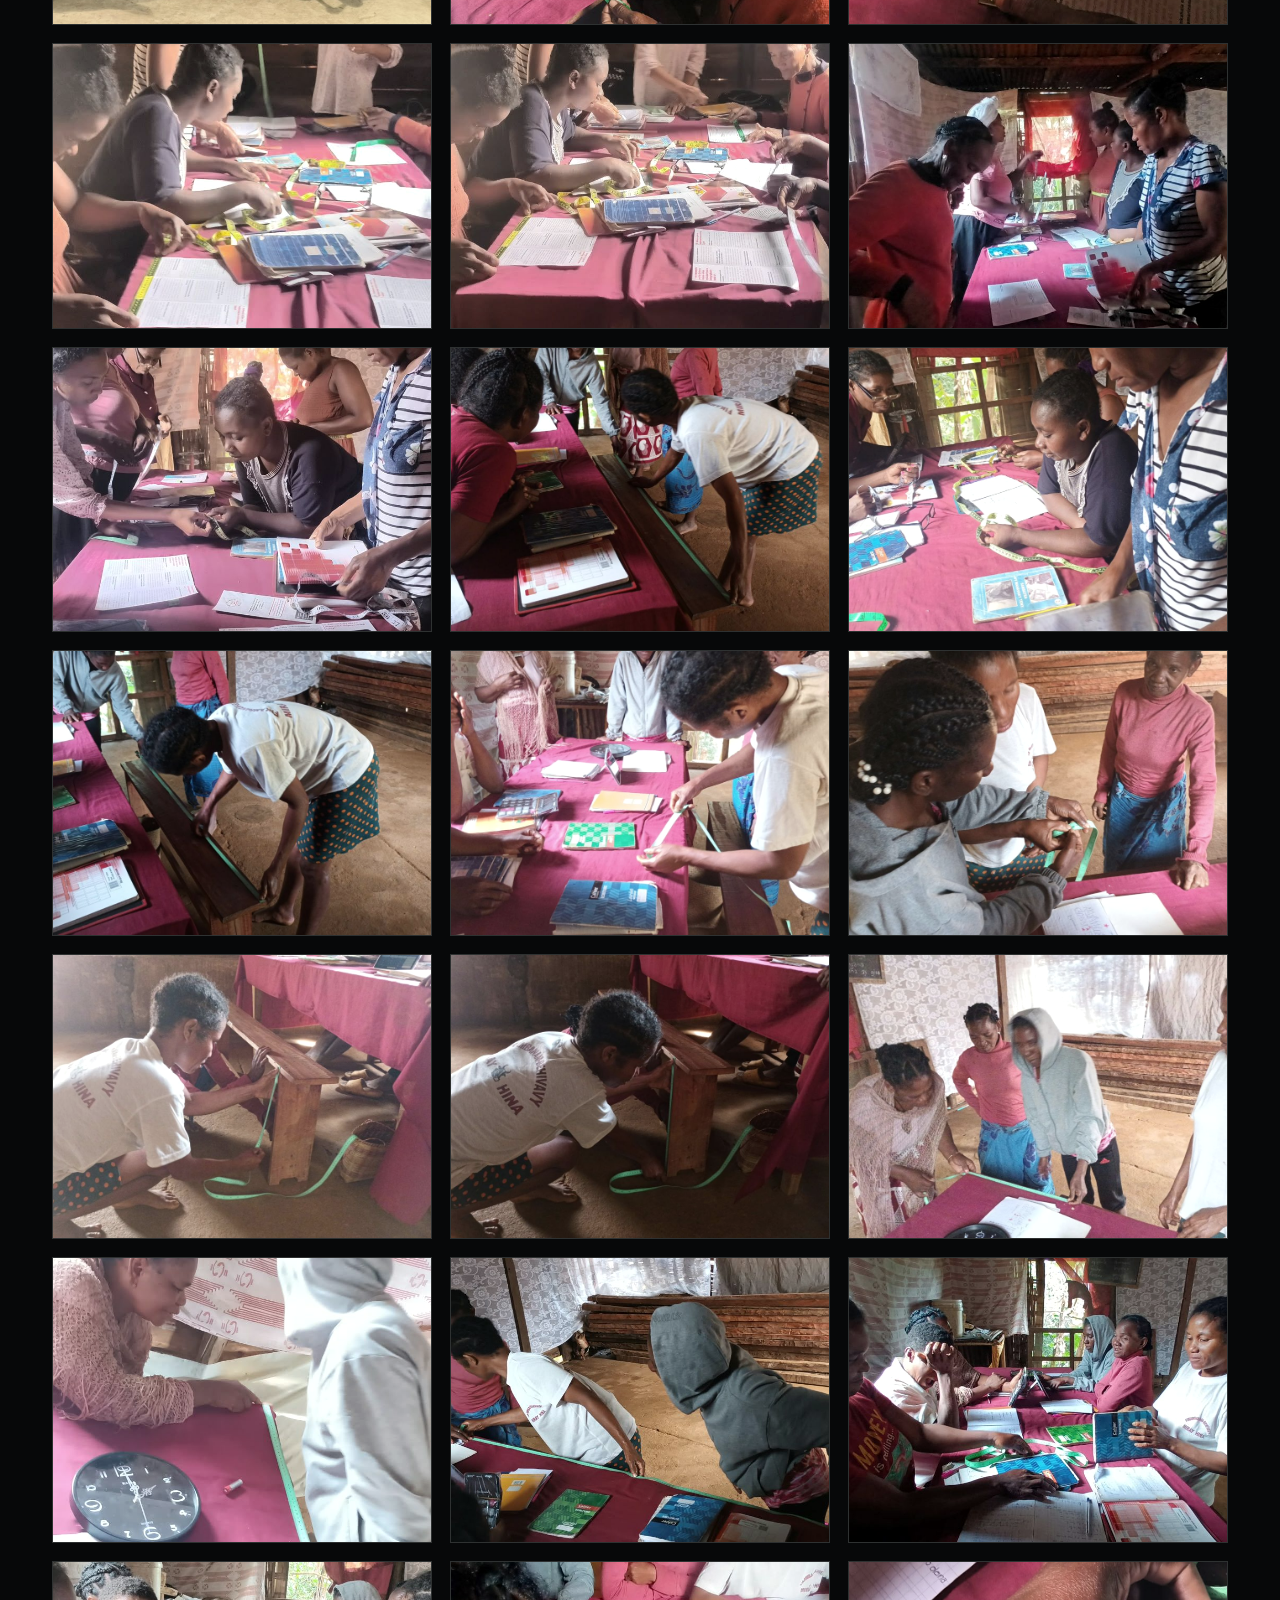
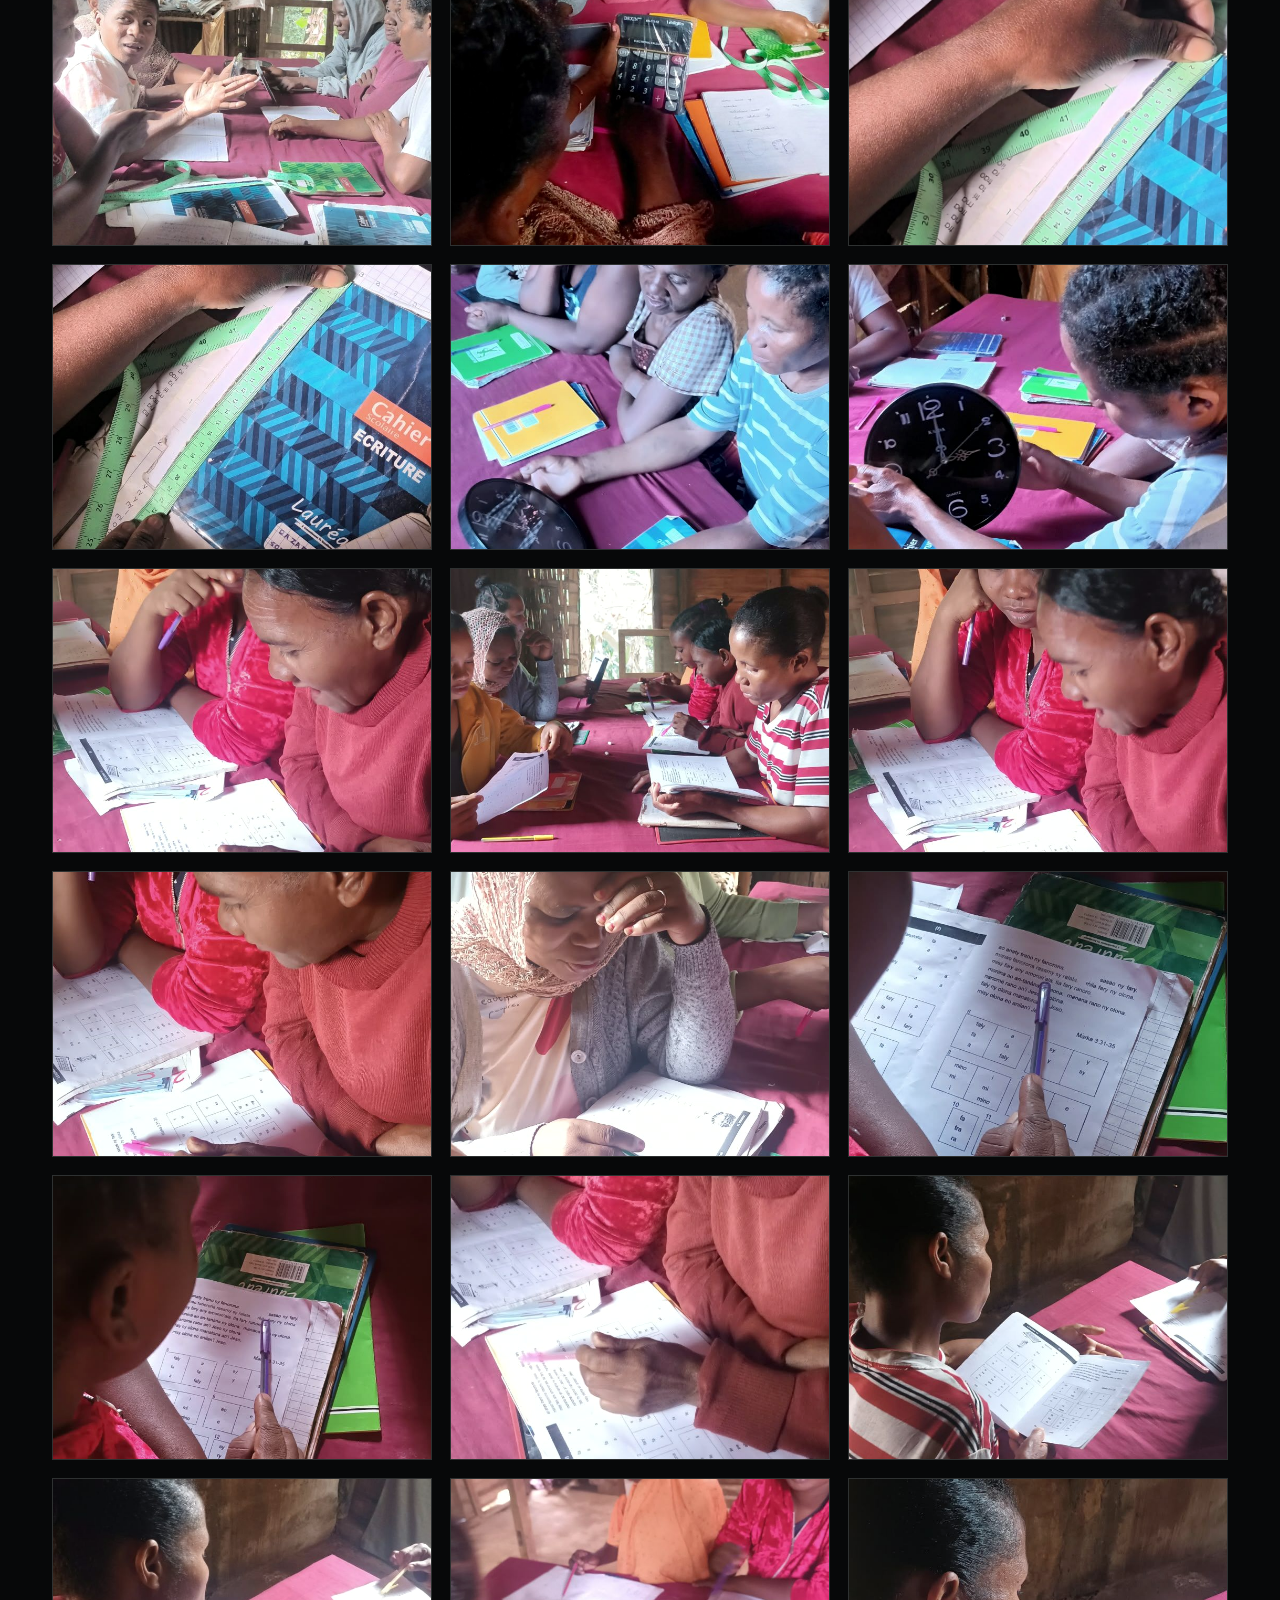
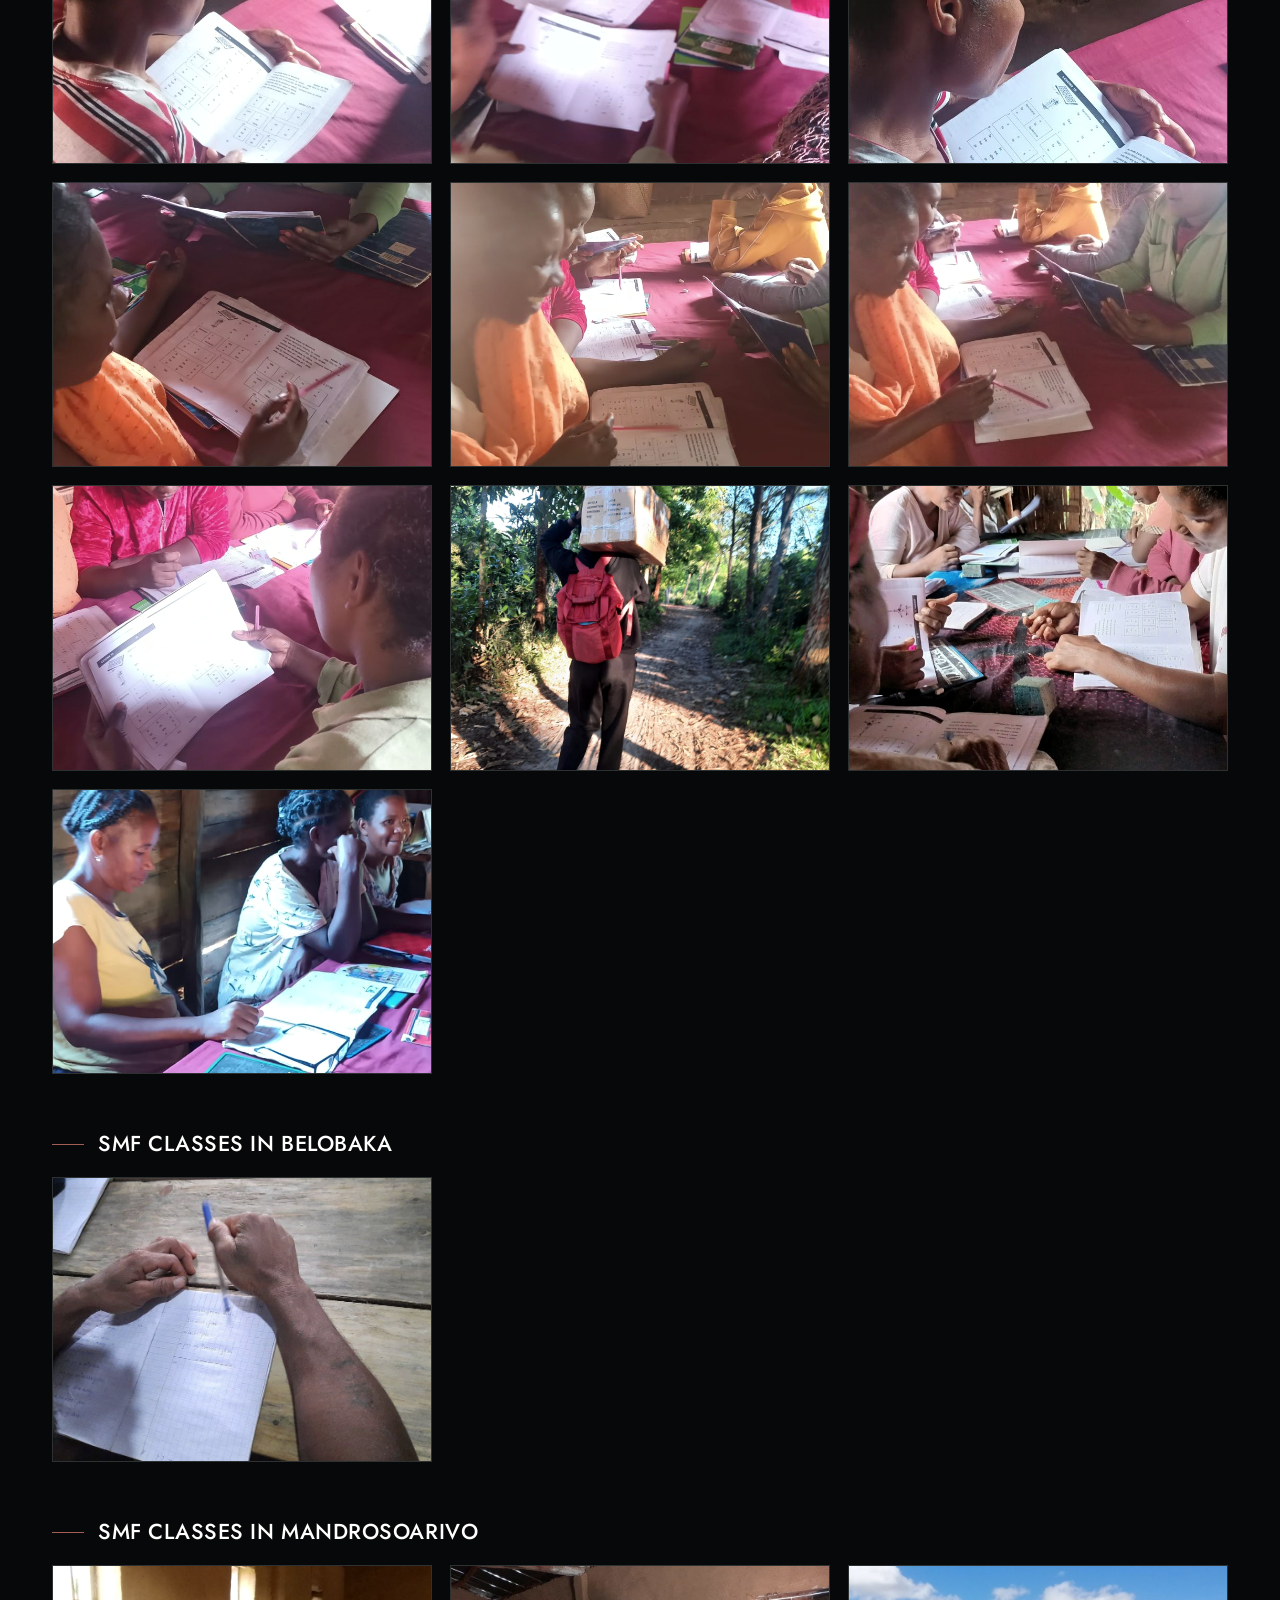
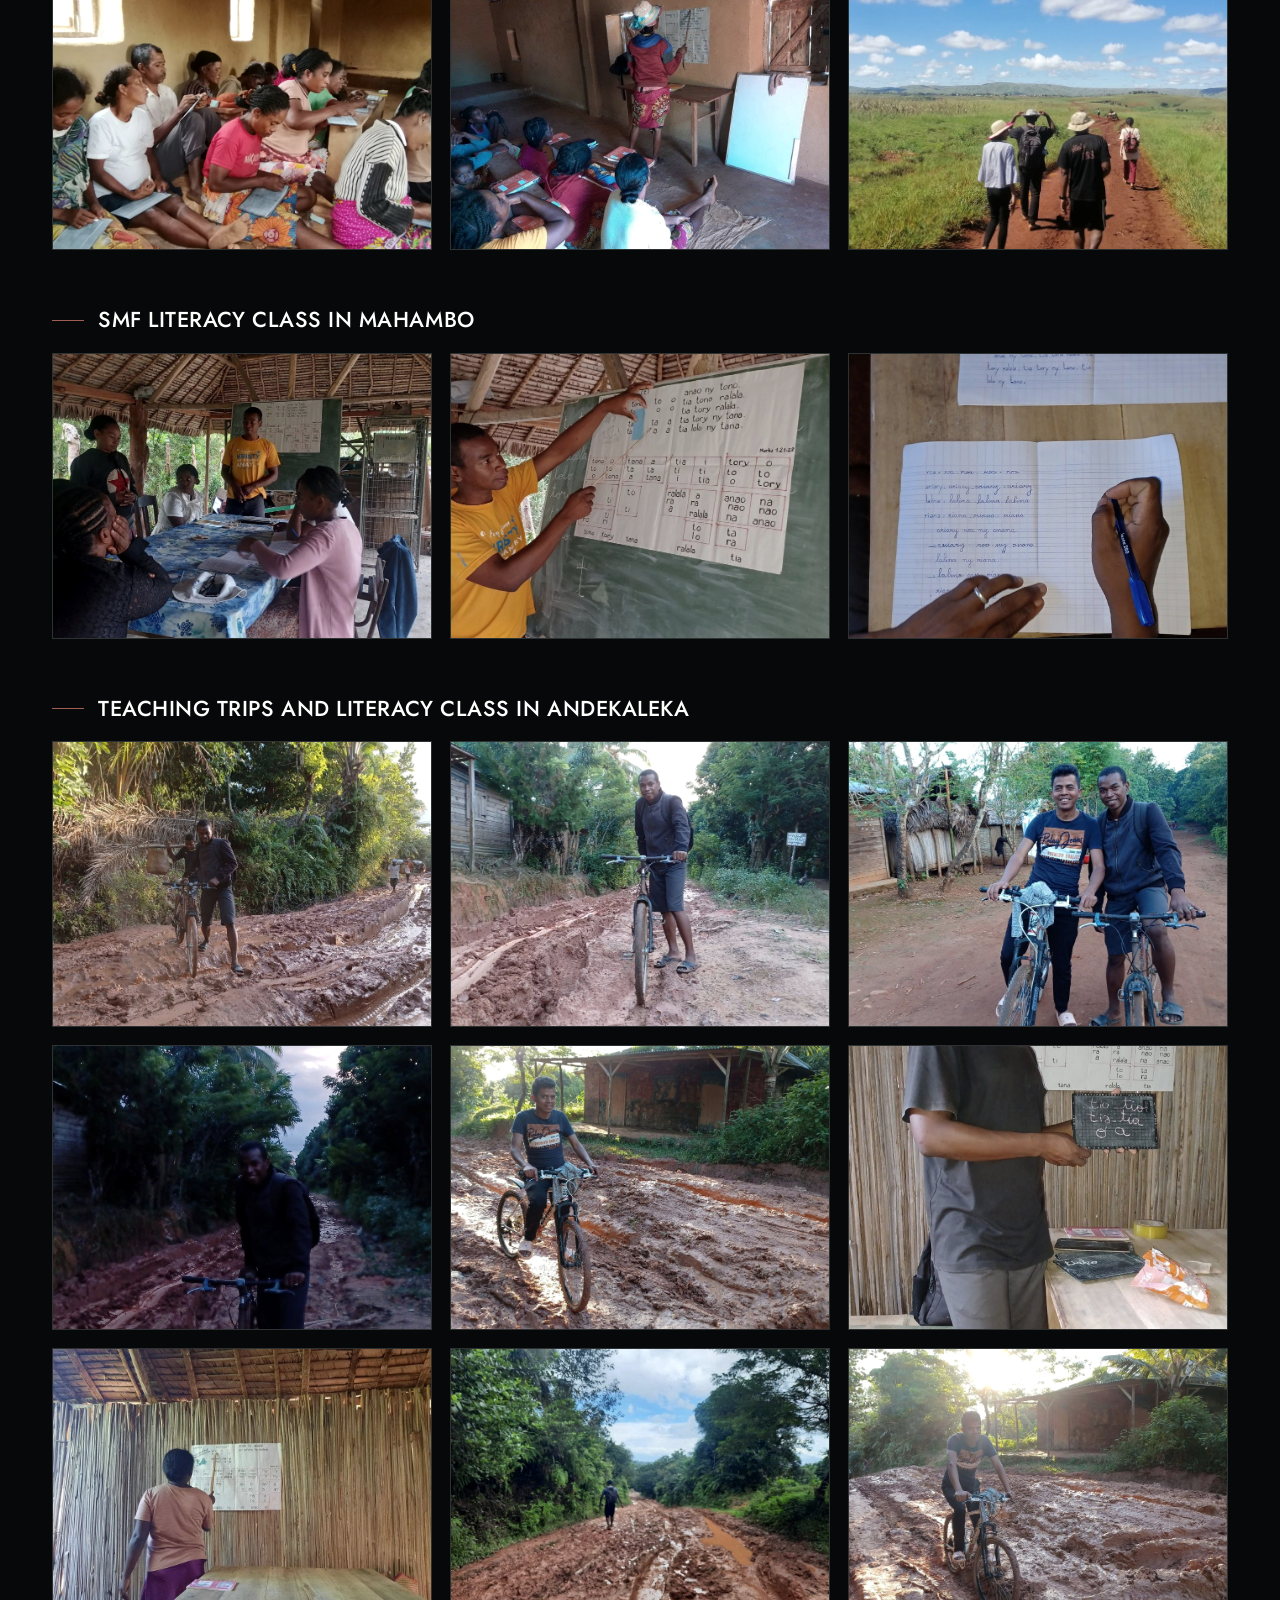
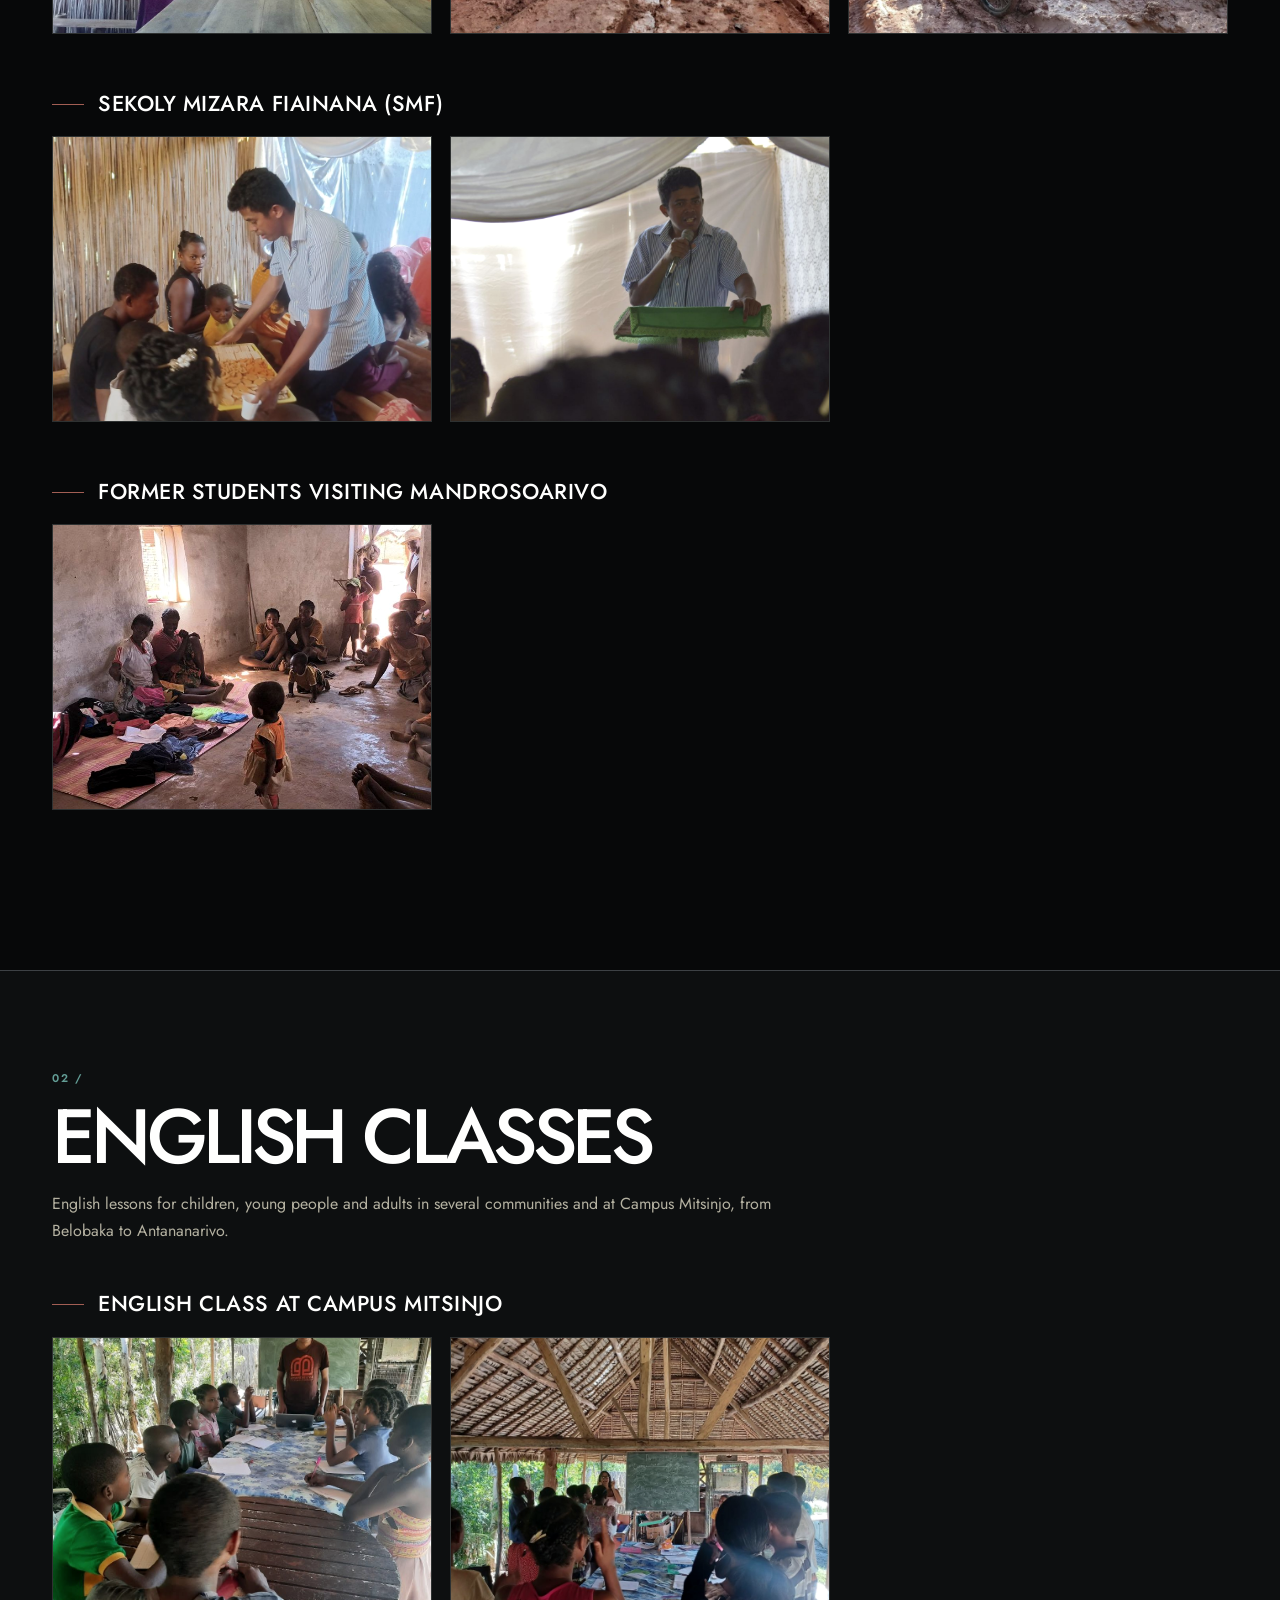
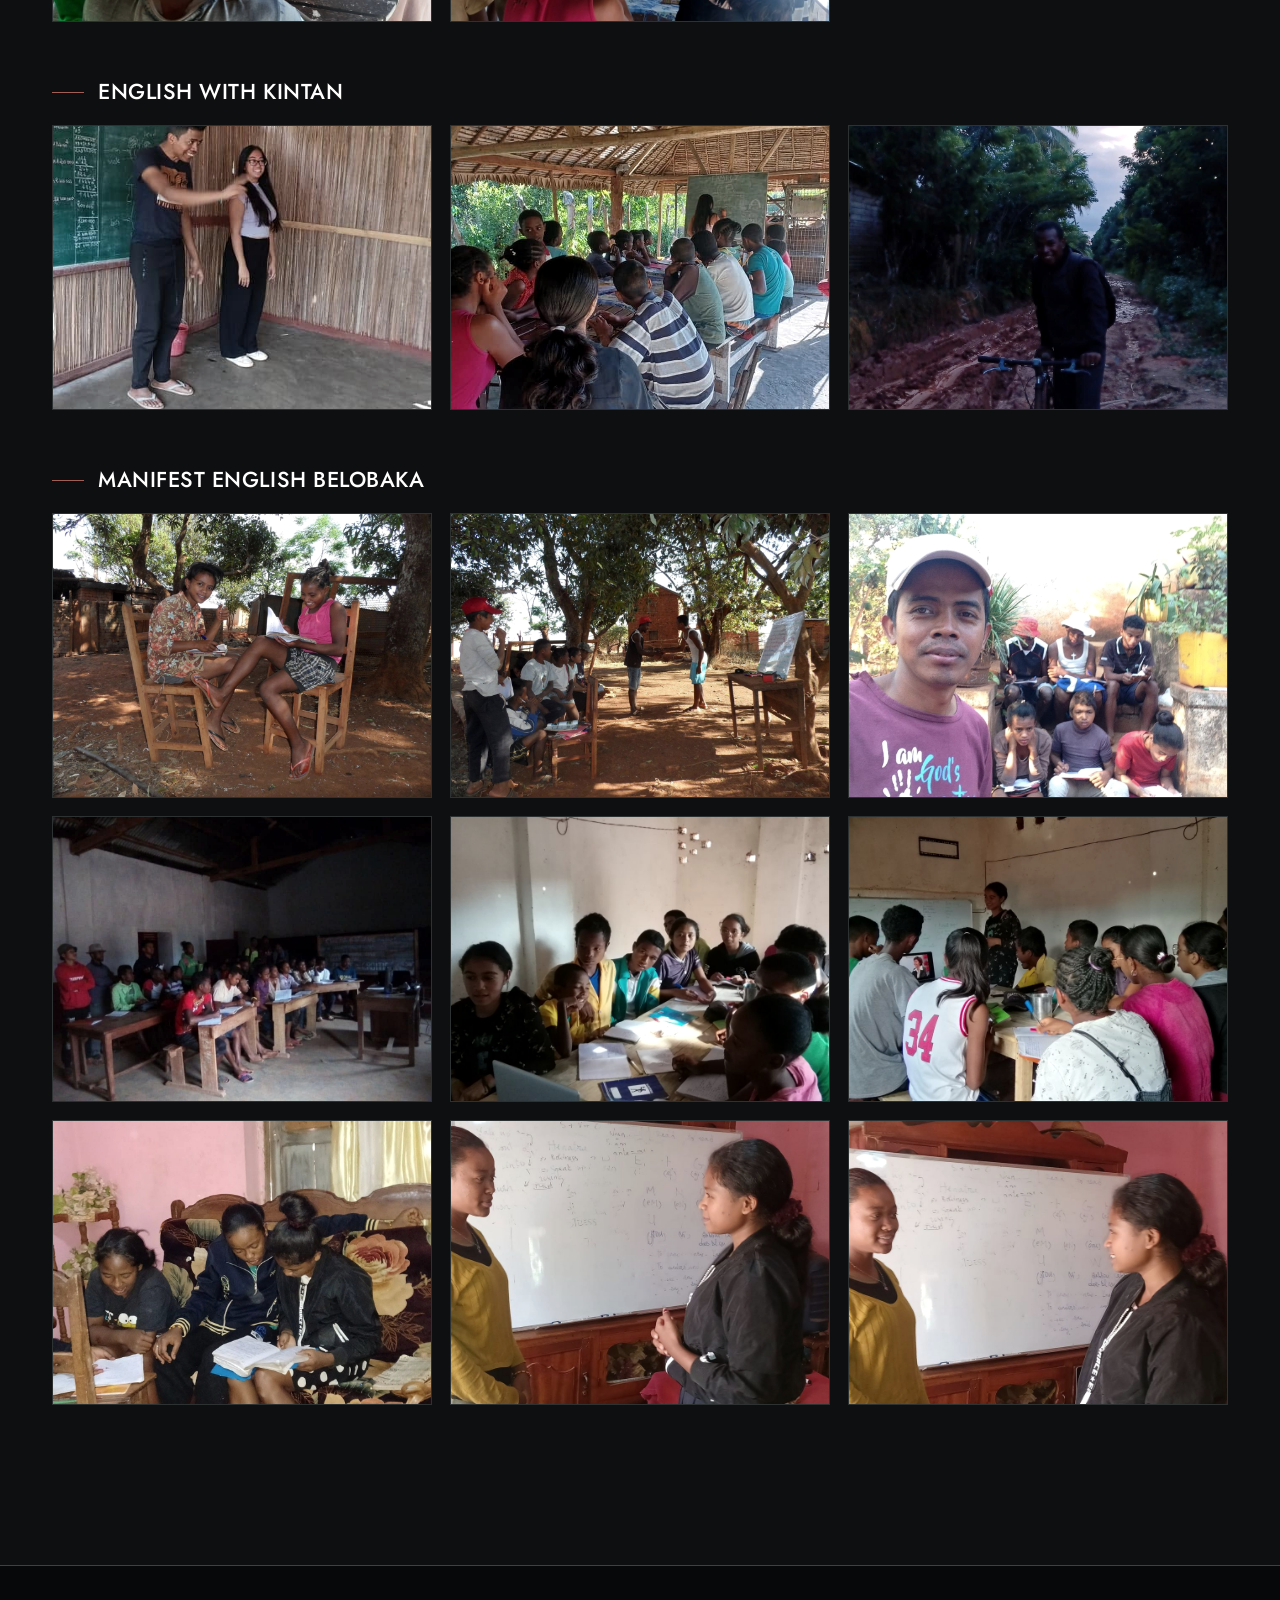
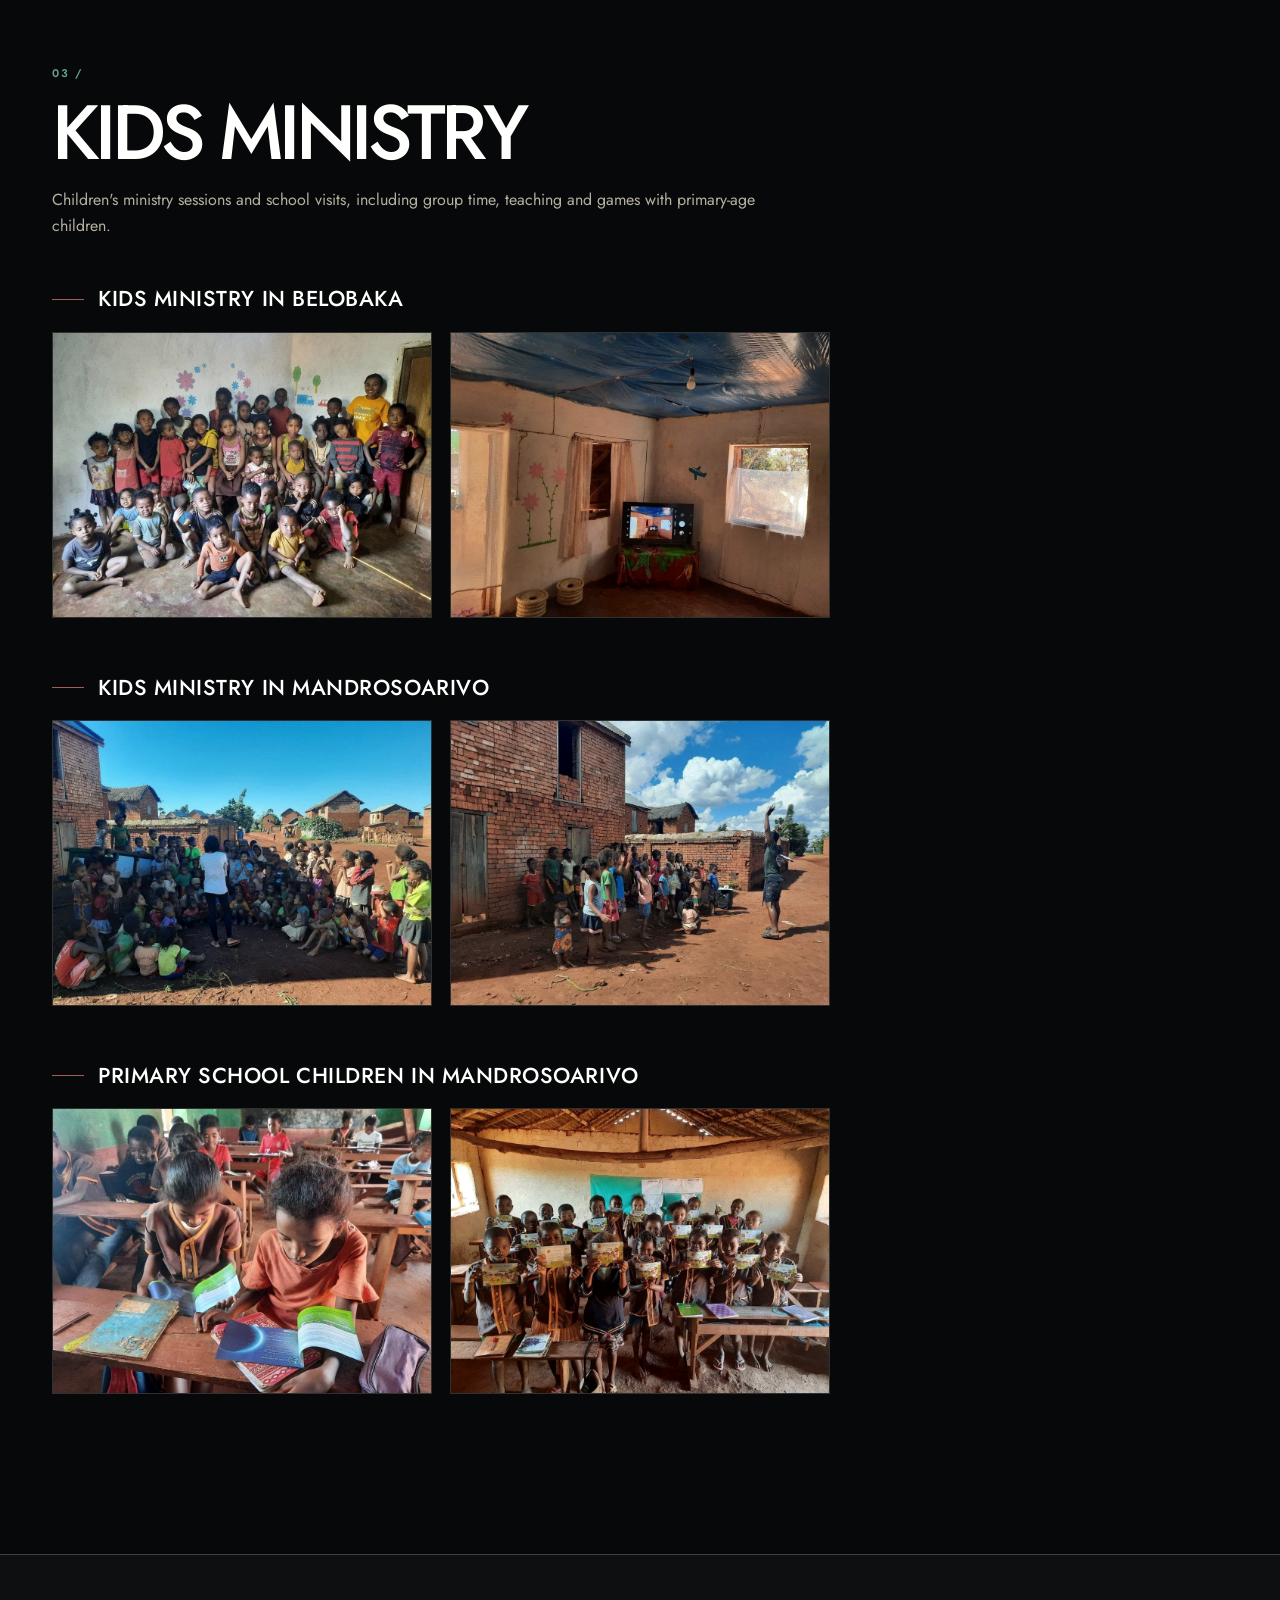
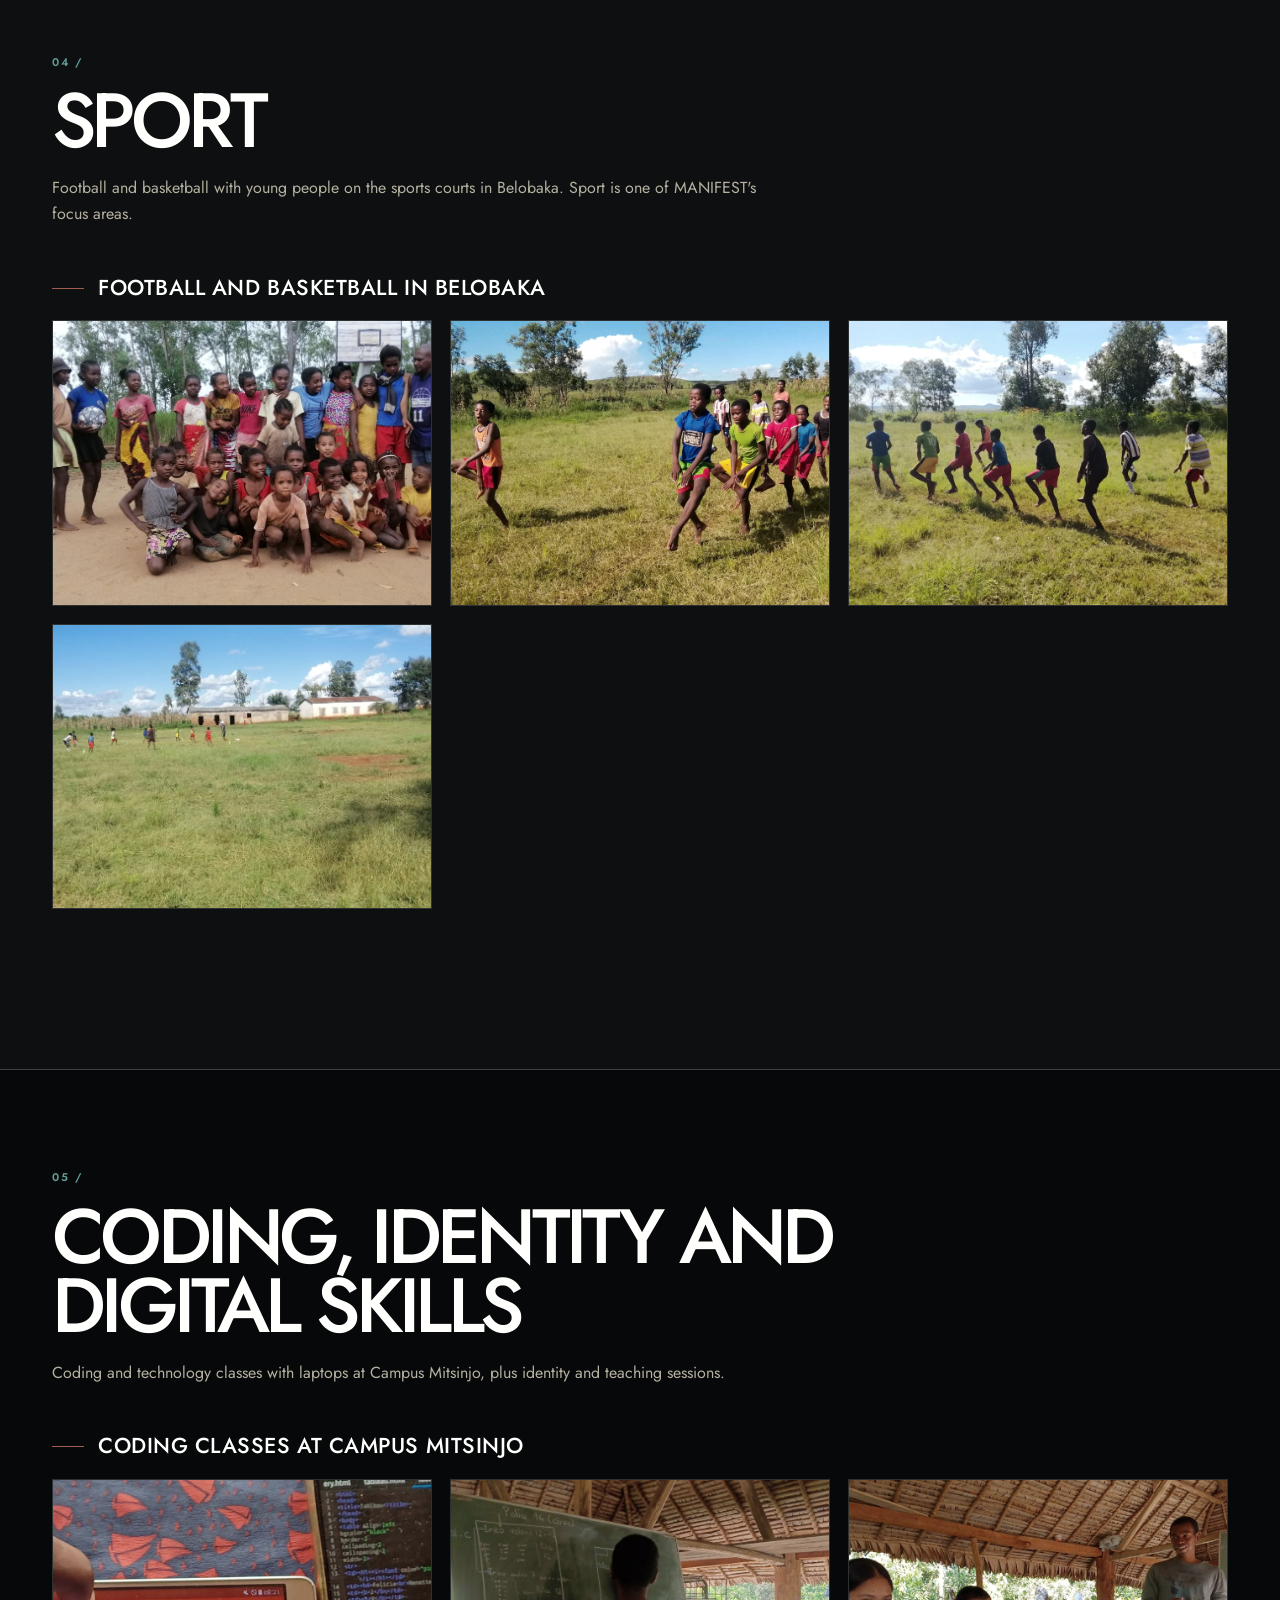
<file: gallery.html>
<!doctype html>
<html lang="en">
<head>
  <meta charset="utf-8">
  <meta name="viewport" content="width=device-width,initial-scale=1">
  <title>Gallery · MANIFEST Organisation Madagascar</title>
  <meta name="description" content="Photo gallery of MANIFEST classes, programmes, graduations and events in Madagascar.">
  <link rel="stylesheet" href="assets/css/style.css">
</head>
<body class="gallery-page">

<header class="site-header">
  <div class="wrap nav-row">
    <a class="brand" href="index.html"><img src="assets/img/logo.png" alt="MANIFEST Organisation Madagascar"></a>
    <input type="checkbox" id="nav-toggle" class="nav-toggle" aria-label="Open menu">
    <label for="nav-toggle" class="burger" aria-hidden="true"><span></span></label>
    <nav class="main-nav"><a href="index.html">Home</a><a href="about.html">About</a><a href="programmes.html">Programmes</a><div class="nav-group"><button type="button" class="nav-parent" aria-haspopup="true">Ministries <span class="chev" aria-hidden="true"></span></button><div class="nav-sub"><div class="nav-box"><a href="index.html#loc-mahambo">MANIFEST Mahambo</a><a href="index.html#loc-antananarivo">MANIFEST Antananarivo</a><a href="index.html#loc-belobaka">MANIFEST Belobaka</a><a href="nid-de-lespoir.html">Nid de l’Espoir</a></div></div></div><a href="events.html">Events</a><a href="gallery.html" class="active">Gallery</a></nav>
    <a class="btn btn-gold nav-cta" href="get-involved.html#donate">Donate</a>
  </div>
</header>
<main>

<section class="gallery-stage" aria-labelledby="gallery-title">
  <div class="wrap gallery-stage-grid">
    <div class="gallery-stage-copy">
      <p class="gallery-kicker">MANIFEST — MADAGASCAR</p>
      <h1 id="gallery-title">Visual<br>Archive</h1>
      <div class="gallery-stage-meta" aria-label="Gallery details">
        <span>174 photographs</span>
        <span>14 collections</span>
        <span>2018—2026</span>
      </div>
    </div>
    <figure class="gallery-stage-art">
      <a href="assets/img/photos/grad_literacy-04.jpg" data-lb aria-label="Enlarge featured literacy graduation photograph">
        <img src="assets/img/photos/grad_literacy-04.jpg" alt="Literacy graduate speaking at a MANIFEST celebration" fetchpriority="high">
      </a>
      <div class="gallery-stage-label"><span>01 / Featured</span><strong>Literacy graduation<br>MANIFEST</strong></div>
    </figure>
  </div>
</section>

<nav class="gallery-directory" aria-label="Gallery collection index">
  <div class="wrap gallery-directory-panel">
    <div class="gallery-directory-head"><span>Index</span><span>14 collections</span></div>
    <div class="gallery-directory-grid">
      <a href="#g-smf"><span>01</span>SMF</a>
      <a href="#g-english"><span>02</span>English</a>
      <a href="#g-kids"><span>03</span>Kids ministry</a>
      <a href="#g-sports"><span>04</span>Sport</a>
      <a href="#g-coding"><span>05</span>Digital skills</a>
      <a href="#g-serving"><span>06</span>Serving</a>
      <a href="#g-outreach"><span>07</span>Outreach</a>
      <a href="#g-graduations"><span>08</span>Graduations</a>
      <a href="#g-celebrations"><span>09</span>Celebrations</a>
      <a href="#g-beginning"><span>10</span>Our beginning</a>
      <a href="#g-mahambo-football"><span>11</span>Football</a>
      <a href="#g-life-skills"><span>12</span>Life skills</a>
      <a href="#g-bible-reading"><span>13</span>Bible reading</a>
      <a href="#g-nid"><span>14</span>Nid de l’Espoir</a>
    </div>
  </div>
</nav>
<section class="band" id="g-smf"><div class="wrap"><h2>SMF: School of Life Sharing</h2><p class="blurb">Sekoly Mizara Fiainana (SMF) runs literacy and life-skills classes in villages. The work includes classroom teaching, outreach trips along difficult rural roads, visits from former students and graduations.</p><div class="coll"><h3>SMF 2026 in Tanambazaha, Mahambo</h3><div class="grid"><figure class="ph"><a href="assets/img/photos/smf2026-04.jpg" data-lb><img src="assets/img/photos/smf2026-04.jpg" alt="SMF 2026 in Tanambazaha, Mahambo" loading="lazy"></a></figure><figure class="ph"><a href="assets/img/photos/smf2026-05.jpg" data-lb><img src="assets/img/photos/smf2026-05.jpg" alt="SMF 2026 in Tanambazaha, Mahambo" loading="lazy"></a></figure><figure class="ph"><a href="assets/img/photos/smf2026-06.jpg" data-lb><img src="assets/img/photos/smf2026-06.jpg" alt="SMF 2026 in Tanambazaha, Mahambo" loading="lazy"></a></figure><figure class="ph"><a href="assets/img/photos/smf2026-07.jpg" data-lb><img src="assets/img/photos/smf2026-07.jpg" alt="SMF 2026 in Tanambazaha, Mahambo" loading="lazy"></a></figure><figure class="ph"><a href="assets/img/photos/smf2026-08.jpg" data-lb><img src="assets/img/photos/smf2026-08.jpg" alt="SMF 2026 in Tanambazaha, Mahambo" loading="lazy"></a></figure><figure class="ph"><a href="assets/img/photos/smf2026-09.jpg" data-lb><img src="assets/img/photos/smf2026-09.jpg" alt="SMF 2026 in Tanambazaha, Mahambo" loading="lazy"></a></figure><figure class="ph"><a href="assets/img/photos/smf2026-10.jpg" data-lb><img src="assets/img/photos/smf2026-10.jpg" alt="SMF 2026 in Tanambazaha, Mahambo" loading="lazy"></a></figure><figure class="ph"><a href="assets/img/photos/smf2026-11.jpg" data-lb><img src="assets/img/photos/smf2026-11.jpg" alt="SMF 2026 in Tanambazaha, Mahambo" loading="lazy"></a></figure><figure class="ph"><a href="assets/img/photos/smf2026-12.jpg" data-lb><img src="assets/img/photos/smf2026-12.jpg" alt="SMF 2026 in Tanambazaha, Mahambo" loading="lazy"></a></figure><figure class="ph"><a href="assets/img/photos/smf2026-13.jpg" data-lb><img src="assets/img/photos/smf2026-13.jpg" alt="SMF 2026 in Tanambazaha, Mahambo" loading="lazy"></a></figure><figure class="ph"><a href="assets/img/photos/smf2026-14.jpg" data-lb><img src="assets/img/photos/smf2026-14.jpg" alt="SMF 2026 in Tanambazaha, Mahambo" loading="lazy"></a></figure><figure class="ph"><a href="assets/img/photos/smf2026-15.jpg" data-lb><img src="assets/img/photos/smf2026-15.jpg" alt="SMF 2026 in Tanambazaha, Mahambo" loading="lazy"></a></figure><figure class="ph"><a href="assets/img/photos/smf2026-16.jpg" data-lb><img src="assets/img/photos/smf2026-16.jpg" alt="SMF 2026 in Tanambazaha, Mahambo" loading="lazy"></a></figure><figure class="ph"><a href="assets/img/photos/smf2026-17.jpg" data-lb><img src="assets/img/photos/smf2026-17.jpg" alt="SMF 2026 in Tanambazaha, Mahambo" loading="lazy"></a></figure><figure class="ph"><a href="assets/img/photos/smf2026-18.jpg" data-lb><img src="assets/img/photos/smf2026-18.jpg" alt="SMF 2026 in Tanambazaha, Mahambo" loading="lazy"></a></figure><figure class="ph"><a href="assets/img/photos/smf2026-19.jpg" data-lb><img src="assets/img/photos/smf2026-19.jpg" alt="SMF 2026 in Tanambazaha, Mahambo" loading="lazy"></a></figure><figure class="ph"><a href="assets/img/photos/smf2026-20.jpg" data-lb><img src="assets/img/photos/smf2026-20.jpg" alt="SMF 2026 in Tanambazaha, Mahambo" loading="lazy"></a></figure><figure class="ph"><a href="assets/img/photos/smf2026-21.jpg" data-lb><img src="assets/img/photos/smf2026-21.jpg" alt="SMF 2026 in Tanambazaha, Mahambo" loading="lazy"></a></figure><figure class="ph"><a href="assets/img/photos/smf2026-22.jpg" data-lb><img src="assets/img/photos/smf2026-22.jpg" alt="SMF 2026 in Tanambazaha, Mahambo" loading="lazy"></a></figure><figure class="ph"><a href="assets/img/photos/smf2026-23.jpg" data-lb><img src="assets/img/photos/smf2026-23.jpg" alt="SMF 2026 in Tanambazaha, Mahambo" loading="lazy"></a></figure><figure class="ph"><a href="assets/img/photos/smf2026-24.jpg" data-lb><img src="assets/img/photos/smf2026-24.jpg" alt="SMF 2026 in Tanambazaha, Mahambo" loading="lazy"></a></figure><figure class="ph"><a href="assets/img/photos/smf2026-25.jpg" data-lb><img src="assets/img/photos/smf2026-25.jpg" alt="SMF 2026 in Tanambazaha, Mahambo" loading="lazy"></a></figure><figure class="ph"><a href="assets/img/photos/smf2026-26.jpg" data-lb><img src="assets/img/photos/smf2026-26.jpg" alt="SMF 2026 in Tanambazaha, Mahambo" loading="lazy"></a></figure><figure class="ph"><a href="assets/img/photos/smf2026-27.jpg" data-lb><img src="assets/img/photos/smf2026-27.jpg" alt="SMF 2026 in Tanambazaha, Mahambo" loading="lazy"></a></figure><figure class="ph"><a href="assets/img/photos/smf2026-28.jpg" data-lb><img src="assets/img/photos/smf2026-28.jpg" alt="SMF 2026 in Tanambazaha, Mahambo" loading="lazy"></a></figure><figure class="ph"><a href="assets/img/photos/smf2026-29.jpg" data-lb><img src="assets/img/photos/smf2026-29.jpg" alt="SMF 2026 in Tanambazaha, Mahambo" loading="lazy"></a></figure><figure class="ph"><a href="assets/img/photos/smf2026-30.jpg" data-lb><img src="assets/img/photos/smf2026-30.jpg" alt="SMF 2026 in Tanambazaha, Mahambo" loading="lazy"></a></figure><figure class="ph"><a href="assets/img/photos/smf2026-31.jpg" data-lb><img src="assets/img/photos/smf2026-31.jpg" alt="SMF 2026 in Tanambazaha, Mahambo" loading="lazy"></a></figure><figure class="ph"><a href="assets/img/photos/smf2026-32.jpg" data-lb><img src="assets/img/photos/smf2026-32.jpg" alt="SMF 2026 in Tanambazaha, Mahambo" loading="lazy"></a></figure><figure class="ph"><a href="assets/img/photos/smf2026-33.jpg" data-lb><img src="assets/img/photos/smf2026-33.jpg" alt="SMF 2026 in Tanambazaha, Mahambo" loading="lazy"></a></figure><figure class="ph"><a href="assets/img/photos/smf2026-34.jpg" data-lb><img src="assets/img/photos/smf2026-34.jpg" alt="SMF 2026 in Tanambazaha, Mahambo" loading="lazy"></a></figure><figure class="ph"><a href="assets/img/photos/smf2026-35.jpg" data-lb><img src="assets/img/photos/smf2026-35.jpg" alt="SMF 2026 in Tanambazaha, Mahambo" loading="lazy"></a></figure><figure class="ph"><a href="assets/img/photos/smf2026-36.jpg" data-lb><img src="assets/img/photos/smf2026-36.jpg" alt="SMF 2026 in Tanambazaha, Mahambo" loading="lazy"></a></figure><figure class="ph"><a href="assets/img/photos/smf2026-37.jpg" data-lb><img src="assets/img/photos/smf2026-37.jpg" alt="SMF 2026 in Tanambazaha, Mahambo" loading="lazy"></a></figure><figure class="ph"><a href="assets/img/photos/smf2026-38.jpg" data-lb><img src="assets/img/photos/smf2026-38.jpg" alt="SMF 2026 in Tanambazaha, Mahambo" loading="lazy"></a></figure><figure class="ph"><a href="assets/img/photos/smf2026-39.jpg" data-lb><img src="assets/img/photos/smf2026-39.jpg" alt="SMF 2026 in Tanambazaha, Mahambo" loading="lazy"></a></figure><figure class="ph"><a href="assets/img/photos/smf2026-40.jpg" data-lb><img src="assets/img/photos/smf2026-40.jpg" alt="SMF 2026 in Tanambazaha, Mahambo" loading="lazy"></a></figure><figure class="ph"><a href="assets/img/photos/smf2026-41.jpg" data-lb><img src="assets/img/photos/smf2026-41.jpg" alt="SMF 2026 in Tanambazaha, Mahambo" loading="lazy"></a></figure><figure class="ph"><a href="assets/img/photos/smf2026-42.jpg" data-lb><img src="assets/img/photos/smf2026-42.jpg" alt="SMF 2026 in Tanambazaha, Mahambo" loading="lazy"></a></figure><figure class="ph"><a href="assets/img/photos/smf2026-43.jpg" data-lb><img src="assets/img/photos/smf2026-43.jpg" alt="SMF 2026 in Tanambazaha, Mahambo" loading="lazy"></a></figure><figure class="ph"><a href="assets/img/photos/smf2026-44.jpg" data-lb><img src="assets/img/photos/smf2026-44.jpg" alt="SMF 2026 in Tanambazaha, Mahambo" loading="lazy"></a></figure><figure class="ph"><a href="assets/img/photos/smf2026-45.jpg" data-lb><img src="assets/img/photos/smf2026-45.jpg" alt="SMF 2026 in Tanambazaha, Mahambo" loading="lazy"></a></figure><figure class="ph"><a href="assets/img/photos/smf2026-46.jpg" data-lb><img src="assets/img/photos/smf2026-46.jpg" alt="SMF 2026 in Tanambazaha, Mahambo" loading="lazy"></a></figure><figure class="ph"><a href="assets/img/photos/smf2026-47.jpg" data-lb><img src="assets/img/photos/smf2026-47.jpg" alt="SMF 2026 in Tanambazaha, Mahambo" loading="lazy"></a></figure><figure class="ph"><a href="assets/img/photos/smf2026-48.jpg" data-lb><img src="assets/img/photos/smf2026-48.jpg" alt="SMF 2026 in Tanambazaha, Mahambo" loading="lazy"></a></figure><figure class="ph"><a href="assets/img/photos/smf2026-49.jpg" data-lb><img src="assets/img/photos/smf2026-49.jpg" alt="SMF 2026 in Tanambazaha, Mahambo" loading="lazy"></a></figure><figure class="ph"><a href="assets/img/photos/smf2026-50.jpg" data-lb><img src="assets/img/photos/smf2026-50.jpg" alt="SMF 2026 in Tanambazaha, Mahambo" loading="lazy"></a></figure><figure class="ph"><a href="assets/img/photos/smf2026-51.jpg" data-lb><img src="assets/img/photos/smf2026-51.jpg" alt="SMF 2026 in Tanambazaha, Mahambo" loading="lazy"></a></figure><figure class="ph"><a href="assets/img/photos/smf2026-52.jpg" data-lb><img src="assets/img/photos/smf2026-52.jpg" alt="SMF 2026 in Tanambazaha, Mahambo" loading="lazy"></a></figure><figure class="ph"><a href="assets/img/photos/smf2026-53.jpg" data-lb><img src="assets/img/photos/smf2026-53.jpg" alt="SMF 2026 in Tanambazaha, Mahambo" loading="lazy"></a></figure><figure class="ph"><a href="assets/img/photos/smf2026-54.jpg" data-lb><img src="assets/img/photos/smf2026-54.jpg" alt="SMF 2026 in Tanambazaha, Mahambo" loading="lazy"></a></figure><figure class="ph"><a href="assets/img/photos/smf2026-55.jpg" data-lb><img src="assets/img/photos/smf2026-55.jpg" alt="SMF 2026 in Tanambazaha, Mahambo" loading="lazy"></a></figure><figure class="ph"><a href="assets/img/photos/smf2026-56.jpg" data-lb><img src="assets/img/photos/smf2026-56.jpg" alt="SMF 2026 in Tanambazaha, Mahambo" loading="lazy"></a></figure><figure class="ph"><a href="assets/img/photos/smf2026-57.jpg" data-lb><img src="assets/img/photos/smf2026-57.jpg" alt="SMF 2026 in Tanambazaha, Mahambo" loading="lazy"></a></figure><figure class="ph"><a href="assets/img/photos/smf2026-58.jpg" data-lb><img src="assets/img/photos/smf2026-58.jpg" alt="SMF 2026 in Tanambazaha, Mahambo" loading="lazy"></a></figure></div></div><div class="coll"><h3>SMF classes in Belobaka</h3><div class="grid"><figure class="ph"><a href="assets/img/photos/smf_belobaka-04.jpg" data-lb><img src="assets/img/photos/smf_belobaka-04.jpg" alt="SMF classes in Belobaka" loading="lazy"></a></figure></div></div><div class="coll"><h3>SMF classes in Mandrosoarivo</h3><div class="grid"><figure class="ph"><a href="assets/img/photos/smf_mandro-02.jpg" data-lb><img src="assets/img/photos/smf_mandro-02.jpg" alt="SMF classes in Mandrosoarivo" loading="lazy"></a></figure><figure class="ph"><a href="assets/img/photos/smf_mandro-04.jpg" data-lb><img src="assets/img/photos/smf_mandro-04.jpg" alt="SMF classes in Mandrosoarivo" loading="lazy"></a></figure><figure class="ph"><a href="assets/img/photos/smf_mandro-05.jpg" data-lb><img src="assets/img/photos/smf_mandro-05.jpg" alt="SMF classes in Mandrosoarivo" loading="lazy"></a></figure></div></div><div class="coll"><h3>SMF literacy class in Mahambo</h3><div class="grid"><figure class="ph"><a href="assets/img/photos/smf_mahambo_lit-02.jpg" data-lb><img src="assets/img/photos/smf_mahambo_lit-02.jpg" alt="SMF literacy class in Mahambo" loading="lazy"></a></figure><figure class="ph"><a href="assets/img/photos/smf_mahambo_lit-03.jpg" data-lb><img src="assets/img/photos/smf_mahambo_lit-03.jpg" alt="SMF literacy class in Mahambo" loading="lazy"></a></figure><figure class="ph"><a href="assets/img/photos/smf_mahambo_lit-04.jpg" data-lb><img src="assets/img/photos/smf_mahambo_lit-04.jpg" alt="SMF literacy class in Mahambo" loading="lazy"></a></figure></div></div><div class="coll"><h3>Teaching trips and literacy class in Andekaleka</h3><div class="grid"><figure class="ph"><a href="assets/img/photos/andekaleka-02.jpg" data-lb><img src="assets/img/photos/andekaleka-02.jpg" alt="Teaching trips and literacy class in Andekaleka" loading="lazy"></a></figure><figure class="ph"><a href="assets/img/photos/andekaleka-03.jpg" data-lb><img src="assets/img/photos/andekaleka-03.jpg" alt="Teaching trips and literacy class in Andekaleka" loading="lazy"></a></figure><figure class="ph"><a href="assets/img/photos/andekaleka-04.jpg" data-lb><img src="assets/img/photos/andekaleka-04.jpg" alt="Teaching trips and literacy class in Andekaleka" loading="lazy"></a></figure><figure class="ph"><a href="assets/img/photos/andekaleka-05.jpg" data-lb><img src="assets/img/photos/andekaleka-05.jpg" alt="Teaching trips and literacy class in Andekaleka" loading="lazy"></a></figure><figure class="ph"><a href="assets/img/photos/andekaleka-06.jpg" data-lb><img src="assets/img/photos/andekaleka-06.jpg" alt="Teaching trips and literacy class in Andekaleka" loading="lazy"></a></figure><figure class="ph"><a href="assets/img/photos/andekaleka-07.jpg" data-lb><img src="assets/img/photos/andekaleka-07.jpg" alt="Teaching trips and literacy class in Andekaleka" loading="lazy"></a></figure><figure class="ph"><a href="assets/img/photos/andekaleka-08.jpg" data-lb><img src="assets/img/photos/andekaleka-08.jpg" alt="Teaching trips and literacy class in Andekaleka" loading="lazy"></a></figure><figure class="ph"><a href="assets/img/photos/andekaleka-09.jpg" data-lb><img src="assets/img/photos/andekaleka-09.jpg" alt="Teaching trips and literacy class in Andekaleka" loading="lazy"></a></figure><figure class="ph"><a href="assets/img/photos/andekaleka-10.jpg" data-lb><img src="assets/img/photos/andekaleka-10.jpg" alt="Teaching trips and literacy class in Andekaleka" loading="lazy"></a></figure></div></div><div class="coll"><h3>Sekoly Mizara Fiainana (SMF)</h3><div class="grid"><figure class="ph"><a href="assets/img/photos/sekoly-01.jpg" data-lb><img src="assets/img/photos/sekoly-01.jpg" alt="Sekoly Mizara Fiainana (SMF)" loading="lazy"></a></figure><figure class="ph"><a href="assets/img/photos/sekoly-02.jpg" data-lb><img src="assets/img/photos/sekoly-02.jpg" alt="Sekoly Mizara Fiainana (SMF)" loading="lazy"></a></figure></div></div><div class="coll"><h3>Former students visiting Mandrosoarivo</h3><div class="grid"><figure class="ph"><a href="assets/img/photos/visiting-01.jpg" data-lb><img src="assets/img/photos/visiting-01.jpg" alt="Former students visiting Mandrosoarivo" loading="lazy"></a></figure></div></div></div></section><section class="band alt" id="g-english"><div class="wrap"><h2>English classes</h2><p class="blurb">English lessons for children, young people and adults in several communities and at Campus Mitsinjo, from Belobaka to Antananarivo.</p><div class="coll"><h3>English class at Campus Mitsinjo</h3><div class="grid"><figure class="ph"><a href="assets/img/photos/camp_english-02.jpg" data-lb><img src="assets/img/photos/camp_english-02.jpg" alt="English class at Campus Mitsinjo" loading="lazy"></a></figure><figure class="ph"><a href="assets/img/photos/camp_english-04.jpg" data-lb><img src="assets/img/photos/camp_english-04.jpg" alt="English class at Campus Mitsinjo" loading="lazy"></a></figure></div></div><div class="coll"><h3>English with Kintan</h3><div class="grid"><figure class="ph"><a href="assets/img/photos/kintan-01.jpg" data-lb><img src="assets/img/photos/kintan-01.jpg" alt="English with Kintan" loading="lazy"></a></figure><figure class="ph"><a href="assets/img/photos/kintan-02.jpg" data-lb><img src="assets/img/photos/kintan-02.jpg" alt="English with Kintan" loading="lazy"></a></figure><figure class="ph"><a href="assets/img/photos/kintan-03.jpg" data-lb><img src="assets/img/photos/kintan-03.jpg" alt="English with Kintan" loading="lazy"></a></figure></div></div><div class="coll"><h3>MANIFEST ENGLISH BELOBAKA</h3><div class="grid"><figure class="ph"><a href="assets/img/photos/eng_bel_2018-01.jpg" data-lb><img src="assets/img/photos/eng_bel_2018-01.jpg" alt="MANIFEST ENGLISH BELOBAKA" loading="lazy"></a></figure><figure class="ph"><a href="assets/img/photos/eng_bel_2018-02.jpg" data-lb><img src="assets/img/photos/eng_bel_2018-02.jpg" alt="MANIFEST ENGLISH BELOBAKA" loading="lazy"></a></figure><figure class="ph"><a href="assets/img/photos/eng_bel_2018-03.jpg" data-lb><img src="assets/img/photos/eng_bel_2018-03.jpg" alt="MANIFEST ENGLISH BELOBAKA" loading="lazy"></a></figure><figure class="ph"><a href="assets/img/photos/eng_bel_2018-04.jpg" data-lb><img src="assets/img/photos/eng_bel_2018-04.jpg" alt="MANIFEST ENGLISH BELOBAKA" loading="lazy"></a></figure><figure class="ph"><a href="assets/img/photos/eng_bel_2023-01.jpg" data-lb><img src="assets/img/photos/eng_bel_2023-01.jpg" alt="MANIFEST ENGLISH BELOBAKA" loading="lazy"></a></figure><figure class="ph"><a href="assets/img/photos/eng_bel_2023-02.jpg" data-lb><img src="assets/img/photos/eng_bel_2023-02.jpg" alt="MANIFEST ENGLISH BELOBAKA" loading="lazy"></a></figure><figure class="ph"><a href="assets/img/photos/eng_bel_2024-02.jpg" data-lb><img src="assets/img/photos/eng_bel_2024-02.jpg" alt="MANIFEST ENGLISH BELOBAKA" loading="lazy"></a></figure><figure class="ph"><a href="assets/img/photos/eng_bel_2024-03.jpg" data-lb><img src="assets/img/photos/eng_bel_2024-03.jpg" alt="MANIFEST ENGLISH BELOBAKA" loading="lazy"></a></figure><figure class="ph"><a href="assets/img/photos/eng_bel_2024-04.jpg" data-lb><img src="assets/img/photos/eng_bel_2024-04.jpg" alt="MANIFEST ENGLISH BELOBAKA" loading="lazy"></a></figure></div></div></div></section><section class="band" id="g-kids"><div class="wrap"><h2>Kids ministry</h2><p class="blurb">Children's ministry sessions and school visits, including group time, teaching and games with primary-age children.</p><div class="coll"><h3>Kids ministry in Belobaka</h3><div class="grid"><figure class="ph"><a href="assets/img/photos/kids_ministry_bel-02.jpg" data-lb><img src="assets/img/photos/kids_ministry_bel-02.jpg" alt="Kids ministry in Belobaka" loading="lazy"></a></figure><figure class="ph"><a href="assets/img/photos/kids_ministry_bel-03.jpg" data-lb><img src="assets/img/photos/kids_ministry_bel-03.jpg" alt="Kids ministry in Belobaka" loading="lazy"></a></figure></div></div><div class="coll"><h3>Kids ministry in Mandrosoarivo</h3><div class="grid"><figure class="ph"><a href="assets/img/photos/kids_ministry_mand-02.jpg" data-lb><img src="assets/img/photos/kids_ministry_mand-02.jpg" alt="Kids ministry in Mandrosoarivo" loading="lazy"></a></figure><figure class="ph"><a href="assets/img/photos/kids_ministry_mand-03.jpg" data-lb><img src="assets/img/photos/kids_ministry_mand-03.jpg" alt="Kids ministry in Mandrosoarivo" loading="lazy"></a></figure></div></div><div class="coll"><h3>Primary school children in Mandrosoarivo</h3><div class="grid"><figure class="ph"><a href="assets/img/photos/kids_primary-02.jpg" data-lb><img src="assets/img/photos/kids_primary-02.jpg" alt="Primary school children in Mandrosoarivo" loading="lazy"></a></figure><figure class="ph"><a href="assets/img/photos/kids_primary-03.jpg" data-lb><img src="assets/img/photos/kids_primary-03.jpg" alt="Primary school children in Mandrosoarivo" loading="lazy"></a></figure></div></div></div></section><section class="band alt" id="g-sports"><div class="wrap"><h2>Sport</h2><p class="blurb">Football and basketball with young people on the sports courts in Belobaka. Sport is one of MANIFEST's focus areas.</p><div class="coll"><h3>Football and basketball in Belobaka</h3><div class="grid"><figure class="ph"><a href="assets/img/photos/sports-04.jpg" data-lb><img src="assets/img/photos/sports-04.jpg" alt="Football and basketball in Belobaka" loading="lazy"></a></figure><figure class="ph"><a href="assets/img/photos/sports-05.jpg" data-lb><img src="assets/img/photos/sports-05.jpg" alt="Football and basketball in Belobaka" loading="lazy"></a></figure><figure class="ph"><a href="assets/img/photos/sports-06.jpg" data-lb><img src="assets/img/photos/sports-06.jpg" alt="Football and basketball in Belobaka" loading="lazy"></a></figure><figure class="ph"><a href="assets/img/photos/sports-07.jpg" data-lb><img src="assets/img/photos/sports-07.jpg" alt="Football and basketball in Belobaka" loading="lazy"></a></figure></div></div></div></section><section class="band" id="g-coding"><div class="wrap"><h2>Coding, identity and digital skills</h2><p class="blurb">Coding and technology classes with laptops at Campus Mitsinjo, plus identity and teaching sessions.</p><div class="coll"><h3>Coding classes at Campus Mitsinjo</h3><div class="grid"><figure class="ph"><a href="assets/img/photos/coding-02.jpg" data-lb><img src="assets/img/photos/coding-02.jpg" alt="Coding classes at Campus Mitsinjo" loading="lazy"></a></figure><figure class="ph"><a href="assets/img/photos/coding-03.jpg" data-lb><img src="assets/img/photos/coding-03.jpg" alt="Coding classes at Campus Mitsinjo" loading="lazy"></a></figure><figure class="ph"><a href="assets/img/photos/coding-04.jpg" data-lb><img src="assets/img/photos/coding-04.jpg" alt="Coding classes at Campus Mitsinjo" loading="lazy"></a></figure></div></div><div class="coll"><h3>Arduino class with Campus Mitsinjo in Mahambo</h3><div class="grid"><figure class="ph"><a href="assets/img/photos/mahambo_arduino-02.jpg" data-lb><img src="assets/img/photos/mahambo_arduino-02.jpg" alt="Arduino class with Campus Mitsinjo in Mahambo" loading="lazy"></a></figure><figure class="ph"><a href="assets/img/photos/mahambo_arduino-03.jpg" data-lb><img src="assets/img/photos/mahambo_arduino-03.jpg" alt="Arduino class with Campus Mitsinjo in Mahambo" loading="lazy"></a></figure></div></div></div></section><section class="band" id="g-serving"><div class="wrap"><h2>Serving ministries</h2><p class="blurb">Choirs and serving teams that visit communities such as La Refuge, and outreach with DTS Kona.</p><div class="coll"><h3>Serving ministries: choirs and La Refuge</h3><div class="grid"><figure class="ph"><a href="assets/img/photos/serving-02.jpg" data-lb><img src="assets/img/photos/serving-02.jpg" alt="Serving ministries: choirs and La Refuge" loading="lazy"></a></figure><figure class="ph"><a href="assets/img/photos/serving-04.jpg" data-lb><img src="assets/img/photos/serving-04.jpg" alt="Serving ministries: choirs and La Refuge" loading="lazy"></a></figure></div></div><div class="coll"><h3>Serving with DTS Kona: high school ministry, and welcoming a DTS team in Mahambo</h3><div class="grid"><figure class="ph"><a href="assets/img/photos/dts_kona-03.jpg" data-lb><img src="assets/img/photos/dts_kona-03.jpg" alt="Serving with DTS Kona: high school ministry, and welcoming a DTS team in Mahambo" loading="lazy"></a></figure></div></div></div></section><section class="band alt" id="g-outreach"><div class="wrap"><h2>Community outreach</h2><p class="blurb">Covid relief in August 2023 and Bible distribution in Belobaka and Mandrosoarivo.</p><div class="coll"><h3>Covid relief in Belobaka</h3><div class="grid"><figure class="ph"><a href="assets/img/photos/covid-03.jpg" data-lb><img src="assets/img/photos/covid-03.jpg" alt="Covid relief in Belobaka" loading="lazy"></a></figure></div></div><div class="coll"><h3>Bible distribution in Belobaka and Mandrosoarivo</h3><div class="grid"><figure class="ph"><a href="assets/img/photos/bible-03.jpg" data-lb><img src="assets/img/photos/bible-03.jpg" alt="Bible distribution in Belobaka and Mandrosoarivo" loading="lazy"></a></figure></div></div></div></section><section class="band" id="g-graduations"><div class="wrap"><h2>Graduations</h2><p class="blurb">Certificates and celebrations for learners who completed literacy and English classes.</p><div class="coll"><h3>Literacy graduation</h3><div class="grid"><figure class="ph"><a href="assets/img/photos/grad_literacy-02.jpg" data-lb><img src="assets/img/photos/grad_literacy-02.jpg" alt="Literacy graduation" loading="lazy"></a></figure></div></div><div class="coll"><h3>SMF graduation in Mahambo and Andekaleka</h3><div class="grid"><figure class="ph"><a href="assets/img/photos/grad_mahambo-01.jpg" data-lb><img src="assets/img/photos/grad_mahambo-01.jpg" alt="SMF graduation in Mahambo and Andekaleka" loading="lazy"></a></figure><figure class="ph"><a href="assets/img/photos/grad_mahambo-02.jpg" data-lb><img src="assets/img/photos/grad_mahambo-02.jpg" alt="SMF graduation in Mahambo and Andekaleka" loading="lazy"></a></figure></div></div><div class="coll"><h3>Graduation in Mahambo</h3><div class="grid"><figure class="ph"><a href="assets/img/photos/grad_mahambo24-01.jpg" data-lb><img src="assets/img/photos/grad_mahambo24-01.jpg" alt="Graduation in Mahambo" loading="lazy"></a></figure><figure class="ph"><a href="assets/img/photos/grad_mahambo24-03.jpg" data-lb><img src="assets/img/photos/grad_mahambo24-03.jpg" alt="Graduation in Mahambo" loading="lazy"></a></figure><figure class="ph"><a href="assets/img/photos/grad_mahambo24-04.jpg" data-lb><img src="assets/img/photos/grad_mahambo24-04.jpg" alt="Graduation in Mahambo" loading="lazy"></a></figure><figure class="ph"><a href="assets/img/photos/grad_mahambo24-05.jpg" data-lb><img src="assets/img/photos/grad_mahambo24-05.jpg" alt="Graduation in Mahambo" loading="lazy"></a></figure></div></div><div class="coll"><h3>Graduation with Mayor Ndrina</h3><div class="grid"><figure class="ph"><a href="assets/img/photos/grad_mayor-02.jpg" data-lb><img src="assets/img/photos/grad_mayor-02.jpg" alt="Graduation with Mayor Ndrina" loading="lazy"></a></figure></div></div></div></section><section class="band alt" id="g-celebrations"><div class="wrap"><h2>Events and celebrations</h2><p class="blurb">Community events, Mother's Day and gatherings of the SMF teams.</p><div class="coll"><h3>Mother's Day and SMF events</h3><div class="grid"><figure class="ph"><a href="assets/img/photos/smf_events-05.jpg" data-lb><img src="assets/img/photos/smf_events-05.jpg" alt="Mother's Day and SMF events" loading="lazy"></a></figure></div></div></div></section><section class="band" id="g-beginning"><div class="wrap"><h2>The beginning of MANIFEST</h2><p class="blurb">Photos from the starting and preparation of MANIFEST in Belobaka, including team devotions.</p><div class="coll"><h3>The beginning of MANIFEST</h3><div class="grid"><figure class="ph"><a href="assets/img/photos/beginning-05.jpg" data-lb><img src="assets/img/photos/beginning-05.jpg" alt="The beginning of MANIFEST" loading="lazy"></a></figure><figure class="ph"><a href="assets/img/photos/beginning-06.jpg" data-lb><img src="assets/img/photos/beginning-06.jpg" alt="The beginning of MANIFEST" loading="lazy"></a></figure><figure class="ph"><a href="assets/img/photos/beginning-07.jpg" data-lb><img src="assets/img/photos/beginning-07.jpg" alt="The beginning of MANIFEST" loading="lazy"></a></figure><figure class="ph"><a href="assets/img/photos/beginning-08.jpg" data-lb><img src="assets/img/photos/beginning-08.jpg" alt="The beginning of MANIFEST" loading="lazy"></a></figure></div></div></div></section>
<section class="band alt" id="g-mahambo-football"><div class="wrap">
  <h2>Football in Mahambo</h2>
  <p class="blurb">Football develops teamwork, confidence, discipline and leadership.</p>
  <div class="coll"><h3>Mahambo football</h3><div class="grid"><figure class="ph"><a href="assets/img/photos/mahambo_football-04.jpg" data-lb><img src="assets/img/photos/mahambo_football-04.jpg" alt="Football in Mahambo" loading="lazy"></a></figure><figure class="ph"><a href="assets/img/photos/mahambo_football-05.jpg" data-lb><img src="assets/img/photos/mahambo_football-05.jpg" alt="Football in Mahambo" loading="lazy"></a></figure><figure class="ph"><a href="assets/img/photos/mahambo_football-06.jpg" data-lb><img src="assets/img/photos/mahambo_football-06.jpg" alt="Football in Mahambo" loading="lazy"></a></figure><figure class="ph"><a href="assets/img/photos/mahambo_football-07.jpg" data-lb><img src="assets/img/photos/mahambo_football-07.jpg" alt="Football in Mahambo" loading="lazy"></a></figure><figure class="ph"><a href="assets/img/photos/mahambo_football-08.jpg" data-lb><img src="assets/img/photos/mahambo_football-08.jpg" alt="Football in Mahambo" loading="lazy"></a></figure></div></div>
</div></section>
<section class="band" id="g-life-skills"><div class="wrap">
  <h2>Life skills in Mahambo</h2>
  <p class="blurb">Clean water, handcraft and pastry activities turn learning into practical action.</p>
  <div class="coll"><h3>Clean-water activity</h3><div class="grid"><figure class="ph"><a href="assets/img/photos/mahambo-clean-water-01.jpg" data-lb><img src="assets/img/photos/mahambo-clean-water-01.jpg" alt="Clean-water activity in Mahambo" loading="lazy"></a></figure><figure class="ph"><a href="assets/img/photos/mahambo-clean-water-02.jpg" data-lb><img src="assets/img/photos/mahambo-clean-water-02.jpg" alt="Clean-water activity in Mahambo" loading="lazy"></a></figure><figure class="ph"><a href="assets/img/photos/mahambo-clean-water-03.jpg" data-lb><img src="assets/img/photos/mahambo-clean-water-03.jpg" alt="Clean-water activity in Mahambo" loading="lazy"></a></figure><figure class="ph"><a href="assets/img/photos/mahambo-clean-water-04.jpg" data-lb><img src="assets/img/photos/mahambo-clean-water-04.jpg" alt="Clean-water activity in Mahambo" loading="lazy"></a></figure><figure class="ph"><a href="assets/img/photos/mahambo-clean-water-05.jpg" data-lb><img src="assets/img/photos/mahambo-clean-water-05.jpg" alt="Clean-water activity in Mahambo" loading="lazy"></a></figure><figure class="ph"><a href="assets/img/photos/mahambo-clean-water-07.jpg" data-lb><img src="assets/img/photos/mahambo-clean-water-07.jpg" alt="Clean-water activity in Mahambo" loading="lazy"></a></figure><figure class="ph"><a href="assets/img/photos/mahambo-clean-water-08.jpg" data-lb><img src="assets/img/photos/mahambo-clean-water-08.jpg" alt="Clean-water activity in Mahambo" loading="lazy"></a></figure><figure class="ph"><a href="assets/img/photos/mahambo-clean-water-09.jpg" data-lb><img src="assets/img/photos/mahambo-clean-water-09.jpg" alt="Clean-water activity in Mahambo" loading="lazy"></a></figure><figure class="ph"><a href="assets/img/photos/mahambo-clean-water-10.jpg" data-lb><img src="assets/img/photos/mahambo-clean-water-10.jpg" alt="Clean-water activity in Mahambo" loading="lazy"></a></figure><figure class="ph"><a href="assets/img/photos/mahambo-clean-water-11.jpg" data-lb><img src="assets/img/photos/mahambo-clean-water-11.jpg" alt="Clean-water activity in Mahambo" loading="lazy"></a></figure></div></div><div class="coll"><h3>Handcrafts</h3><div class="grid"><figure class="ph"><a href="assets/img/photos/mahambo-handcrafts-01.jpg" data-lb><img src="assets/img/photos/mahambo-handcrafts-01.jpg" alt="Handcraft activity in Mahambo" loading="lazy"></a></figure><figure class="ph"><a href="assets/img/photos/mahambo-handcrafts-02.jpg" data-lb><img src="assets/img/photos/mahambo-handcrafts-02.jpg" alt="Handcraft activity in Mahambo" loading="lazy"></a></figure><figure class="ph"><a href="assets/img/photos/mahambo-handcrafts-03.jpg" data-lb><img src="assets/img/photos/mahambo-handcrafts-03.jpg" alt="Handcraft activity in Mahambo" loading="lazy"></a></figure><figure class="ph"><a href="assets/img/photos/mahambo-handcrafts-04.jpg" data-lb><img src="assets/img/photos/mahambo-handcrafts-04.jpg" alt="Handcraft activity in Mahambo" loading="lazy"></a></figure><figure class="ph"><a href="assets/img/photos/mahambo-handcrafts-05.jpg" data-lb><img src="assets/img/photos/mahambo-handcrafts-05.jpg" alt="Handcraft activity in Mahambo" loading="lazy"></a></figure><figure class="ph"><a href="assets/img/photos/mahambo-handcrafts-06.jpg" data-lb><img src="assets/img/photos/mahambo-handcrafts-06.jpg" alt="Handcraft activity in Mahambo" loading="lazy"></a></figure><figure class="ph"><a href="assets/img/photos/mahambo-handcrafts-07.jpg" data-lb><img src="assets/img/photos/mahambo-handcrafts-07.jpg" alt="Handcraft activity in Mahambo" loading="lazy"></a></figure><figure class="ph"><a href="assets/img/photos/mahambo-handcrafts-09.jpg" data-lb><img src="assets/img/photos/mahambo-handcrafts-09.jpg" alt="Handcraft activity in Mahambo" loading="lazy"></a></figure></div></div><div class="coll"><h3>Pastry activity</h3><div class="grid"><figure class="ph"><a href="assets/img/photos/mahambo-pastry-01.jpg" data-lb><img src="assets/img/photos/mahambo-pastry-01.jpg" alt="Pastry activity in Mahambo" loading="lazy"></a></figure><figure class="ph"><a href="assets/img/photos/mahambo-pastry-02.jpg" data-lb><img src="assets/img/photos/mahambo-pastry-02.jpg" alt="Pastry activity in Mahambo" loading="lazy"></a></figure><figure class="ph"><a href="assets/img/photos/mahambo-pastry-03.jpg" data-lb><img src="assets/img/photos/mahambo-pastry-03.jpg" alt="Pastry activity in Mahambo" loading="lazy"></a></figure><figure class="ph"><a href="assets/img/photos/mahambo-pastry-05.jpg" data-lb><img src="assets/img/photos/mahambo-pastry-05.jpg" alt="Pastry activity in Mahambo" loading="lazy"></a></figure><figure class="ph"><a href="assets/img/photos/mahambo-pastry-06.jpg" data-lb><img src="assets/img/photos/mahambo-pastry-06.jpg" alt="Pastry activity in Mahambo" loading="lazy"></a></figure><figure class="ph"><a href="assets/img/photos/mahambo-pastry-07.jpg" data-lb><img src="assets/img/photos/mahambo-pastry-07.jpg" alt="Pastry activity in Mahambo" loading="lazy"></a></figure><figure class="ph"><a href="assets/img/photos/mahambo-pastry-08.jpg" data-lb><img src="assets/img/photos/mahambo-pastry-08.jpg" alt="Pastry activity in Mahambo" loading="lazy"></a></figure><figure class="ph"><a href="assets/img/photos/mahambo-pastry-09.jpg" data-lb><img src="assets/img/photos/mahambo-pastry-09.jpg" alt="Pastry activity in Mahambo" loading="lazy"></a></figure><figure class="ph"><a href="assets/img/photos/mahambo-pastry-10.jpg" data-lb><img src="assets/img/photos/mahambo-pastry-10.jpg" alt="Pastry activity in Mahambo" loading="lazy"></a></figure><figure class="ph"><a href="assets/img/photos/mahambo-pastry-11.jpg" data-lb><img src="assets/img/photos/mahambo-pastry-11.jpg" alt="Pastry activity in Mahambo" loading="lazy"></a></figure><figure class="ph"><a href="assets/img/photos/mahambo-pastry-12.jpg" data-lb><img src="assets/img/photos/mahambo-pastry-12.jpg" alt="Pastry activity in Mahambo" loading="lazy"></a></figure><figure class="ph"><a href="assets/img/photos/mahambo-pastry-13.jpg" data-lb><img src="assets/img/photos/mahambo-pastry-13.jpg" alt="Pastry activity in Mahambo" loading="lazy"></a></figure><figure class="ph"><a href="assets/img/photos/mahambo-pastry-15.jpg" data-lb><img src="assets/img/photos/mahambo-pastry-15.jpg" alt="Pastry activity in Mahambo" loading="lazy"></a></figure><figure class="ph"><a href="assets/img/photos/mahambo-pastry-16.jpg" data-lb><img src="assets/img/photos/mahambo-pastry-16.jpg" alt="Pastry activity in Mahambo" loading="lazy"></a></figure><figure class="ph"><a href="assets/img/photos/mahambo-pastry-17.jpg" data-lb><img src="assets/img/photos/mahambo-pastry-17.jpg" alt="Pastry activity in Mahambo" loading="lazy"></a></figure><figure class="ph"><a href="assets/img/photos/mahambo-pastry-18.jpg" data-lb><img src="assets/img/photos/mahambo-pastry-18.jpg" alt="Pastry activity in Mahambo" loading="lazy"></a></figure><figure class="ph"><a href="assets/img/photos/mahambo-pastry-19.jpg" data-lb><img src="assets/img/photos/mahambo-pastry-19.jpg" alt="Pastry activity in Mahambo" loading="lazy"></a></figure><figure class="ph"><a href="assets/img/photos/mahambo-pastry-20.jpg" data-lb><img src="assets/img/photos/mahambo-pastry-20.jpg" alt="Pastry activity in Mahambo" loading="lazy"></a></figure><figure class="ph"><a href="assets/img/photos/mahambo-pastry-21.jpg" data-lb><img src="assets/img/photos/mahambo-pastry-21.jpg" alt="Pastry activity in Mahambo" loading="lazy"></a></figure><figure class="ph"><a href="assets/img/photos/mahambo-pastry-22.jpg" data-lb><img src="assets/img/photos/mahambo-pastry-22.jpg" alt="Pastry activity in Mahambo" loading="lazy"></a></figure><figure class="ph"><a href="assets/img/photos/mahambo-pastry-23.jpg" data-lb><img src="assets/img/photos/mahambo-pastry-23.jpg" alt="Pastry activity in Mahambo" loading="lazy"></a></figure><figure class="ph"><a href="assets/img/photos/mahambo-pastry-24.jpg" data-lb><img src="assets/img/photos/mahambo-pastry-24.jpg" alt="Pastry activity in Mahambo" loading="lazy"></a></figure><figure class="ph"><a href="assets/img/photos/mahambo-pastry-25.jpg" data-lb><img src="assets/img/photos/mahambo-pastry-25.jpg" alt="Pastry activity in Mahambo" loading="lazy"></a></figure><figure class="ph"><a href="assets/img/photos/mahambo-pastry-26.jpg" data-lb><img src="assets/img/photos/mahambo-pastry-26.jpg" alt="Pastry activity in Mahambo" loading="lazy"></a></figure><figure class="ph"><a href="assets/img/photos/mahambo-pastry-27.jpg" data-lb><img src="assets/img/photos/mahambo-pastry-27.jpg" alt="Pastry activity in Mahambo" loading="lazy"></a></figure><figure class="ph"><a href="assets/img/photos/mahambo-pastry-28.jpg" data-lb><img src="assets/img/photos/mahambo-pastry-28.jpg" alt="Pastry activity in Mahambo" loading="lazy"></a></figure></div></div>
</div></section>
<section class="band alt" id="g-bible-reading"><div class="wrap">
  <h2>Bible reading time in Mahambo</h2>
  <p class="blurb">Young people gather around Scripture to read, reflect and grow in faith.</p>
  <div class="coll"><h3>Bible reading time</h3><div class="grid"><figure class="ph"><a href="assets/img/photos/mahambo-bible-reading-03.jpg" data-lb><img src="assets/img/photos/mahambo-bible-reading-03.jpg" alt="Bible reading time in Mahambo" loading="lazy"></a></figure></div></div>
</div></section>

<section class="band alt" id="g-nid"><div class="wrap">
  <h2>Nid de l’Espoir</h2>
  <p class="blurb">Learning, meals, care and hope for out-of-school children in Toliara.</p>
  <div class="coll"><h3>Nid de l’Espoir activities</h3><div class="grid"><figure class="ph"><a href="assets/img/photos/nid-lesson-brochure.jpg" data-lb><img src="assets/img/photos/nid-lesson-brochure.jpg" alt="Nid de l’Espoir activities" loading="lazy"></a></figure><figure class="ph"><a href="assets/img/photos/nid_whatsapp-04.jpg" data-lb><img src="assets/img/photos/nid_whatsapp-04.jpg" alt="Nid de l’Espoir activities" loading="lazy"></a></figure></div></div>
</div></section>

</main>

<footer class="site-footer">
  <div class="wrap foot-top">
    <div class="newsletter">
      <h3>Get our newsletter</h3>
      <p>Stories from our classes, graduations and communities in Madagascar.</p>
      <a class="btn btn-gold" href="get-involved.html#contact">Subscribe</a>
    </div>
    <div class="next-step">
      <h3>Ready to take the next step?</h3>
      <p>Pray, give, teach or volunteer alongside MANIFEST and Nid de l’Espoir.</p>
      <a class="btn btn-ghost" href="get-involved.html">Get involved</a>
    </div>
  </div>
  <div class="wrap foot-cols">
    <div>
      <h4>MANIFEST</h4>
      <p>Man Into the Fullest ESTeem. Lives transformed by the Gospel of Jesus Christ.</p>
    </div>
    <div>
      <h4>Explore</h4>
      <a href="about.html">About us</a>
      <a href="programmes.html">Programmes</a>
      <a href="nid-de-lespoir.html">Nid de l’Espoir</a>
    </div>
    <div>
      <h4>Stories</h4>
      <a href="events.html">Events and graduations</a>
      <a href="gallery.html">Photo gallery</a>
    </div>
    <div>
      <h4>Support</h4>
      <a href="get-involved.html">Pray and give</a>
      <a href="get-involved.html">Volunteer</a>
      <a href="get-involved.html#contact">Contact</a>
    </div>
  </div>
  <div class="wrap foot-bottom">
    <span>&copy; 2026 MANIFEST Organisation Madagascar</span>
    <span class="tagline">Teach. Equip. Empower.</span>
  </div>
</footer>
<script src="assets/js/lightbox.js" defer></script>
<script src="assets/js/nav.js" defer></script>
</body>
</html>
</file>
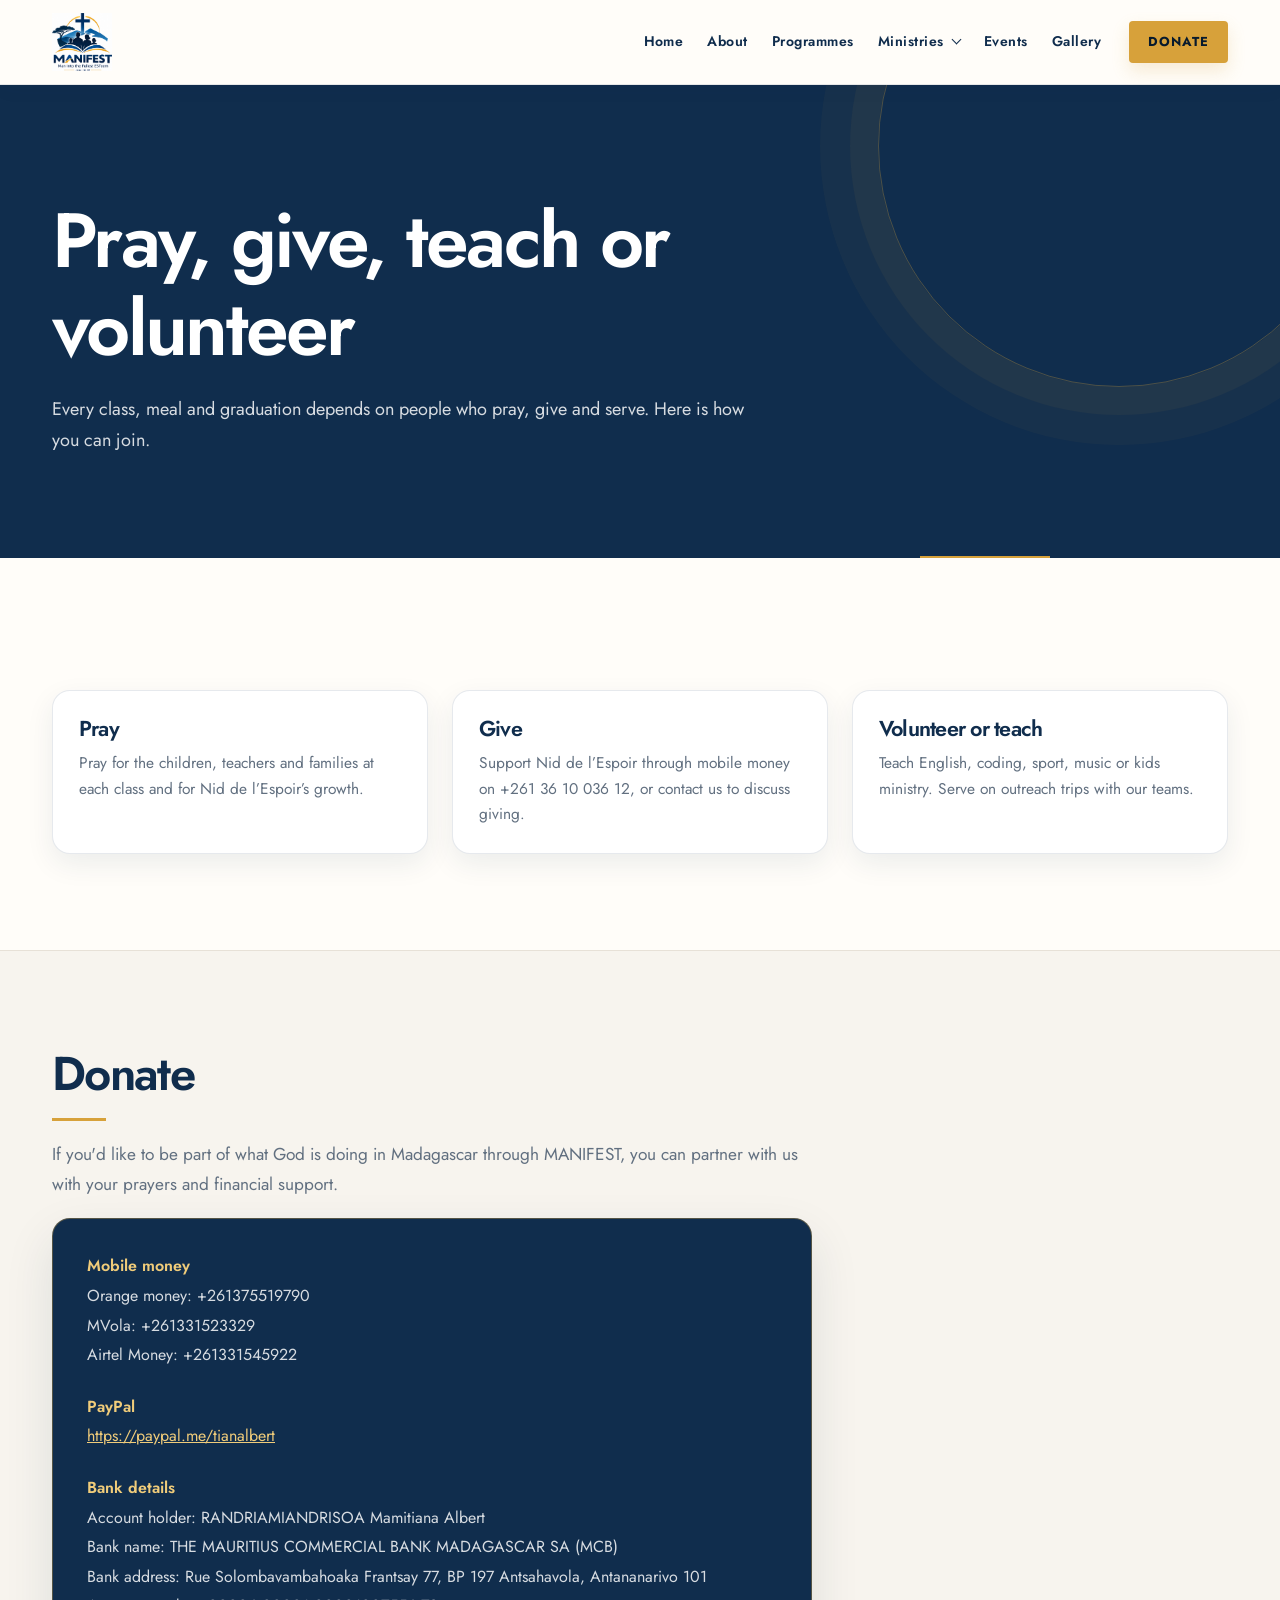
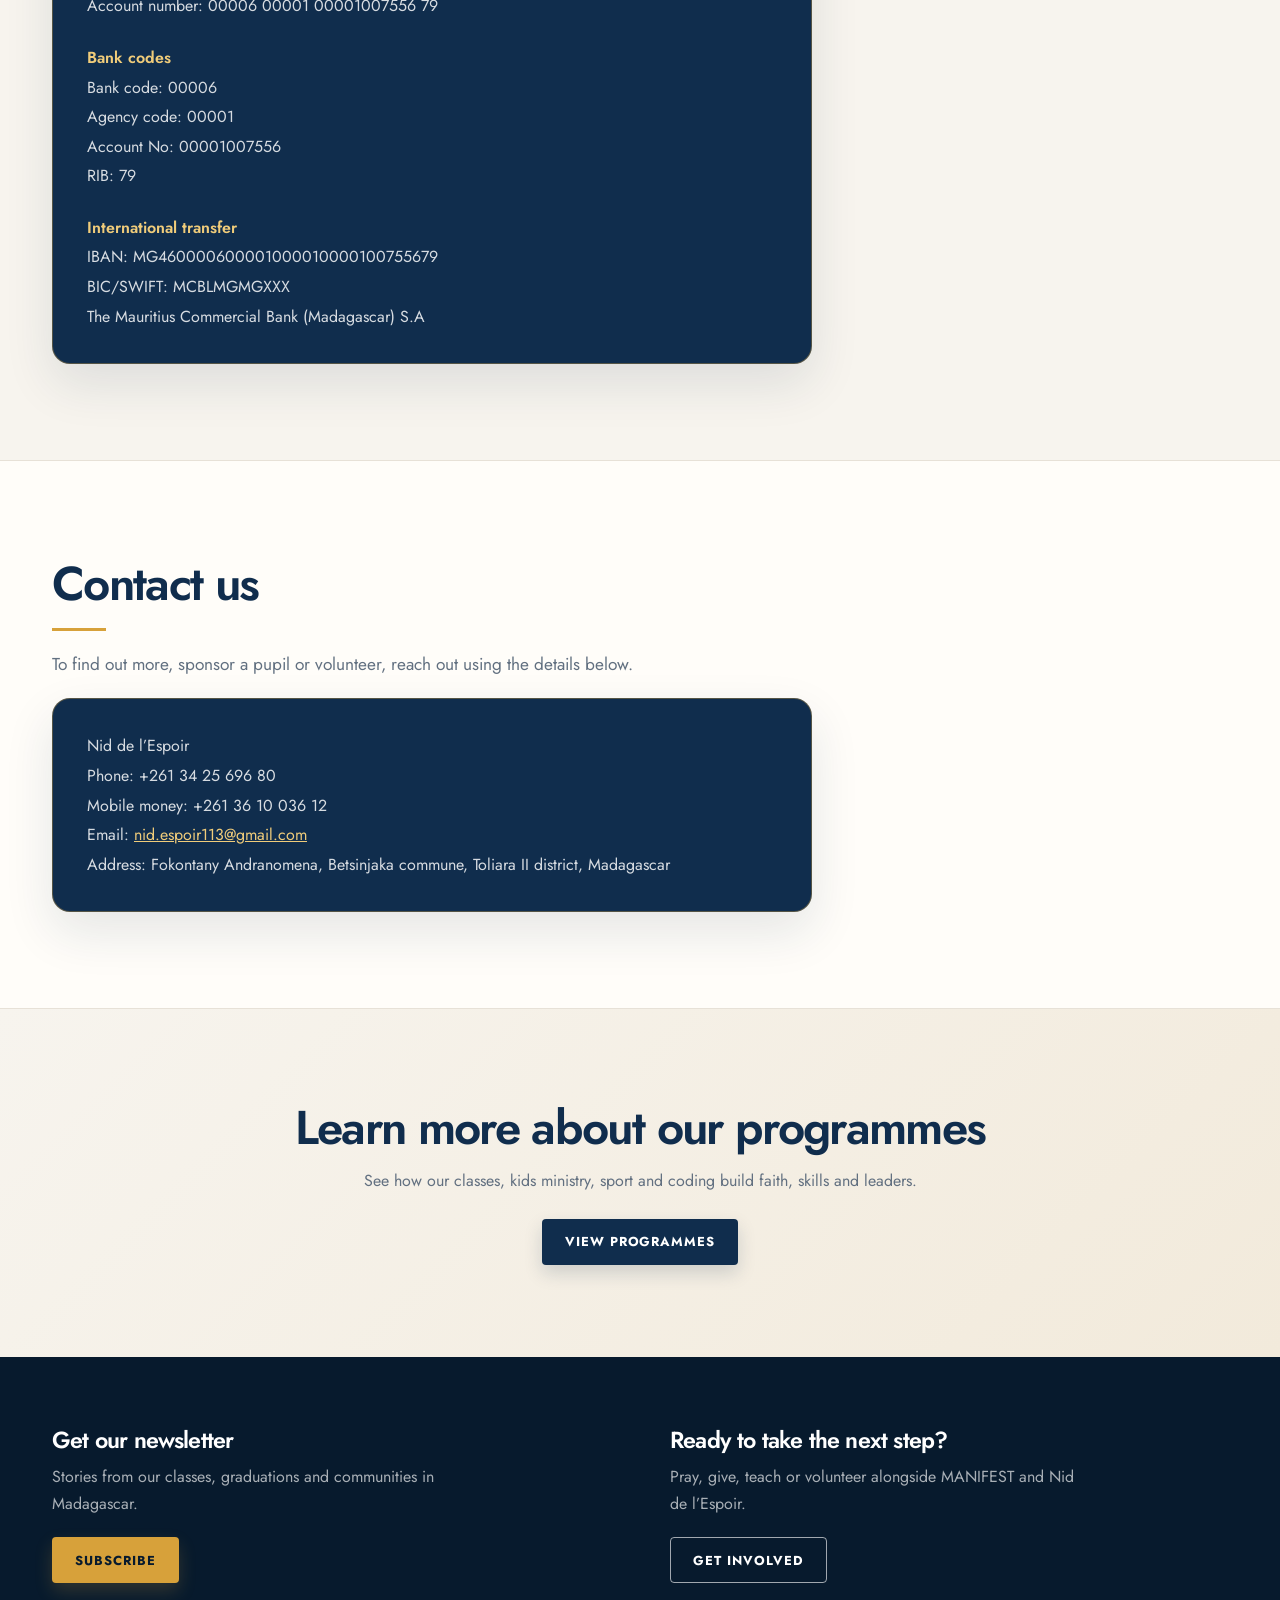
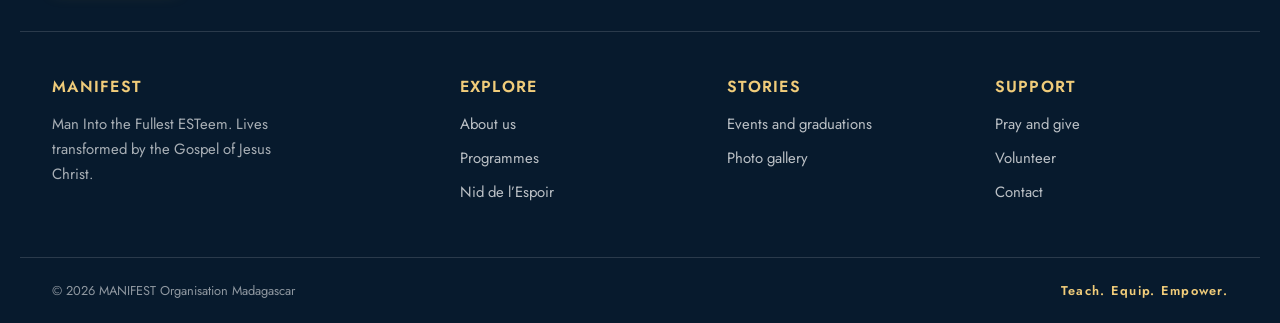
<file: get-involved.html>
<!doctype html>
<html lang="en">
<head>
  <meta charset="utf-8">
  <meta name="viewport" content="width=device-width,initial-scale=1">
  <title>Get involved · MANIFEST Organisation Madagascar</title>
  <meta name="description" content="Get involved with MANIFEST Organisation Madagascar: pray, sponsor a pupil, give, volunteer or teach.">
  <link rel="stylesheet" href="assets/css/style.css">
</head>
<body>

<header class="site-header">
  <div class="wrap nav-row">
    <a class="brand" href="index.html"><img src="assets/img/logo.png" alt="MANIFEST Organisation Madagascar"></a>
    <input type="checkbox" id="nav-toggle" class="nav-toggle" aria-label="Open menu">
    <label for="nav-toggle" class="burger" aria-hidden="true"><span></span></label>
    <nav class="main-nav"><a href="index.html">Home</a><a href="about.html">About</a><a href="programmes.html">Programmes</a><div class="nav-group"><button type="button" class="nav-parent" aria-haspopup="true">Ministries <span class="chev" aria-hidden="true"></span></button><div class="nav-sub"><div class="nav-box"><a href="index.html#loc-mahambo">MANIFEST Mahambo</a><a href="index.html#loc-antananarivo">MANIFEST Antananarivo</a><a href="index.html#loc-belobaka">MANIFEST Belobaka</a><a href="nid-de-lespoir.html">Nid de l’Espoir</a></div></div></div><a href="events.html">Events</a><a href="gallery.html">Gallery</a></nav>
    <a class="btn btn-gold nav-cta" href="get-involved.html#donate">Donate</a>
  </div>
</header>
<main>

<section class="page-hero">
  <div class="wrap">
    <h1>Pray, give, teach or volunteer</h1>
    <p>Every class, meal and graduation depends on people who pray, give and serve. Here is how you can join.</p>
  </div>
</section>

<section class="band">
  <div class="wrap">
    <div class="cards cards-3">
      <article class="card"><div class="body"><h3>Pray</h3><p>Pray for the children, teachers and families at each class and for Nid de l’Espoir’s growth.</p></div></article>
      <article class="card"><div class="body"><h3>Give</h3><p>Support Nid de l’Espoir through mobile money on +261 36 10 036 12, or contact us to discuss giving.</p></div></article>
      <article class="card"><div class="body"><h3>Volunteer or teach</h3><p>Teach English, coding, sport, music or kids ministry. Serve on outreach trips with our teams.</p></div></article>
    </div>
  </div>
</section>

<section class="band alt" id="donate">
  <div class="wrap">
    <h2>Donate</h2>
    <p class="blurb">If you'd like to be part of what God is doing in Madagascar through MANIFEST, you can partner with us with your prayers and financial support.</p>
    <div class="contact-box">
      <p><strong>Mobile money</strong><br>
      Orange money: +261375519790<br>
      MVola: +261331523329<br>
      Airtel Money: +261331545922</p>
      <p><strong>PayPal</strong><br>
      <a href="https://paypal.me/tianalbert">https://paypal.me/tianalbert</a></p>
      <p><strong>Bank details</strong><br>
      Account holder: RANDRIAMIANDRISOA Mamitiana Albert<br>
      Bank name: THE MAURITIUS COMMERCIAL BANK MADAGASCAR SA (MCB)<br>
      Bank address: Rue Solombavambahoaka Frantsay 77, BP 197 Antsahavola, Antananarivo 101<br>
      Account number: 00006 00001 00001007556 79</p>
      <p><strong>Bank codes</strong><br>
      Bank code: 00006<br>
      Agency code: 00001<br>
      Account No: 00001007556<br>
      RIB: 79</p>
      <p><strong>International transfer</strong><br>
      IBAN: MG460000600001000010000100755679<br>
      BIC/SWIFT: MCBLMGMGXXX<br>
      The Mauritius Commercial Bank (Madagascar) S.A</p>
    </div>
  </div>
</section>

<section class="band" id="contact">
  <div class="wrap">
    <h2>Contact us</h2>
    <p class="blurb">To find out more, sponsor a pupil or volunteer, reach out using the details below.</p>
    <div class="contact-box">
      <p>Nid de l’Espoir<br>
      Phone: +261 34 25 696 80<br>
      Mobile money: +261 36 10 036 12<br>
      Email: <a href="mailto:nid.espoir113@gmail.com">nid.espoir113@gmail.com</a><br>
      Address: Fokontany Andranomena, Betsinjaka commune, Toliara II district, Madagascar</p>
    </div>
  </div>
</section>

<section class="cta-band">
  <div class="wrap">
    <h2>Learn more about our programmes</h2>
    <p>See how our classes, kids ministry, sport and coding build faith, skills and leaders.</p>
    <a class="btn btn-navy" href="programmes.html">View programmes</a>
  </div>
</section>

</main>

<footer class="site-footer">
  <div class="wrap foot-top">
    <div class="newsletter">
      <h3>Get our newsletter</h3>
      <p>Stories from our classes, graduations and communities in Madagascar.</p>
      <a class="btn btn-gold" href="get-involved.html#contact">Subscribe</a>
    </div>
    <div class="next-step">
      <h3>Ready to take the next step?</h3>
      <p>Pray, give, teach or volunteer alongside MANIFEST and Nid de l’Espoir.</p>
      <a class="btn btn-ghost" href="get-involved.html">Get involved</a>
    </div>
  </div>
  <div class="wrap foot-cols">
    <div>
      <h4>MANIFEST</h4>
      <p>Man Into the Fullest ESTeem. Lives transformed by the Gospel of Jesus Christ.</p>
    </div>
    <div>
      <h4>Explore</h4>
      <a href="about.html">About us</a>
      <a href="programmes.html">Programmes</a>
      <a href="nid-de-lespoir.html">Nid de l’Espoir</a>
    </div>
    <div>
      <h4>Stories</h4>
      <a href="events.html">Events and graduations</a>
      <a href="gallery.html">Photo gallery</a>
    </div>
    <div>
      <h4>Support</h4>
      <a href="get-involved.html">Pray and give</a>
      <a href="get-involved.html">Volunteer</a>
      <a href="get-involved.html#contact">Contact</a>
    </div>
  </div>
  <div class="wrap foot-bottom">
    <span>&copy; 2026 MANIFEST Organisation Madagascar</span>
    <span class="tagline">Teach. Equip. Empower.</span>
  </div>
</footer>
<script src="assets/js/lightbox.js" defer></script>
<script src="assets/js/nav.js" defer></script>
</body>
</html>
</file>
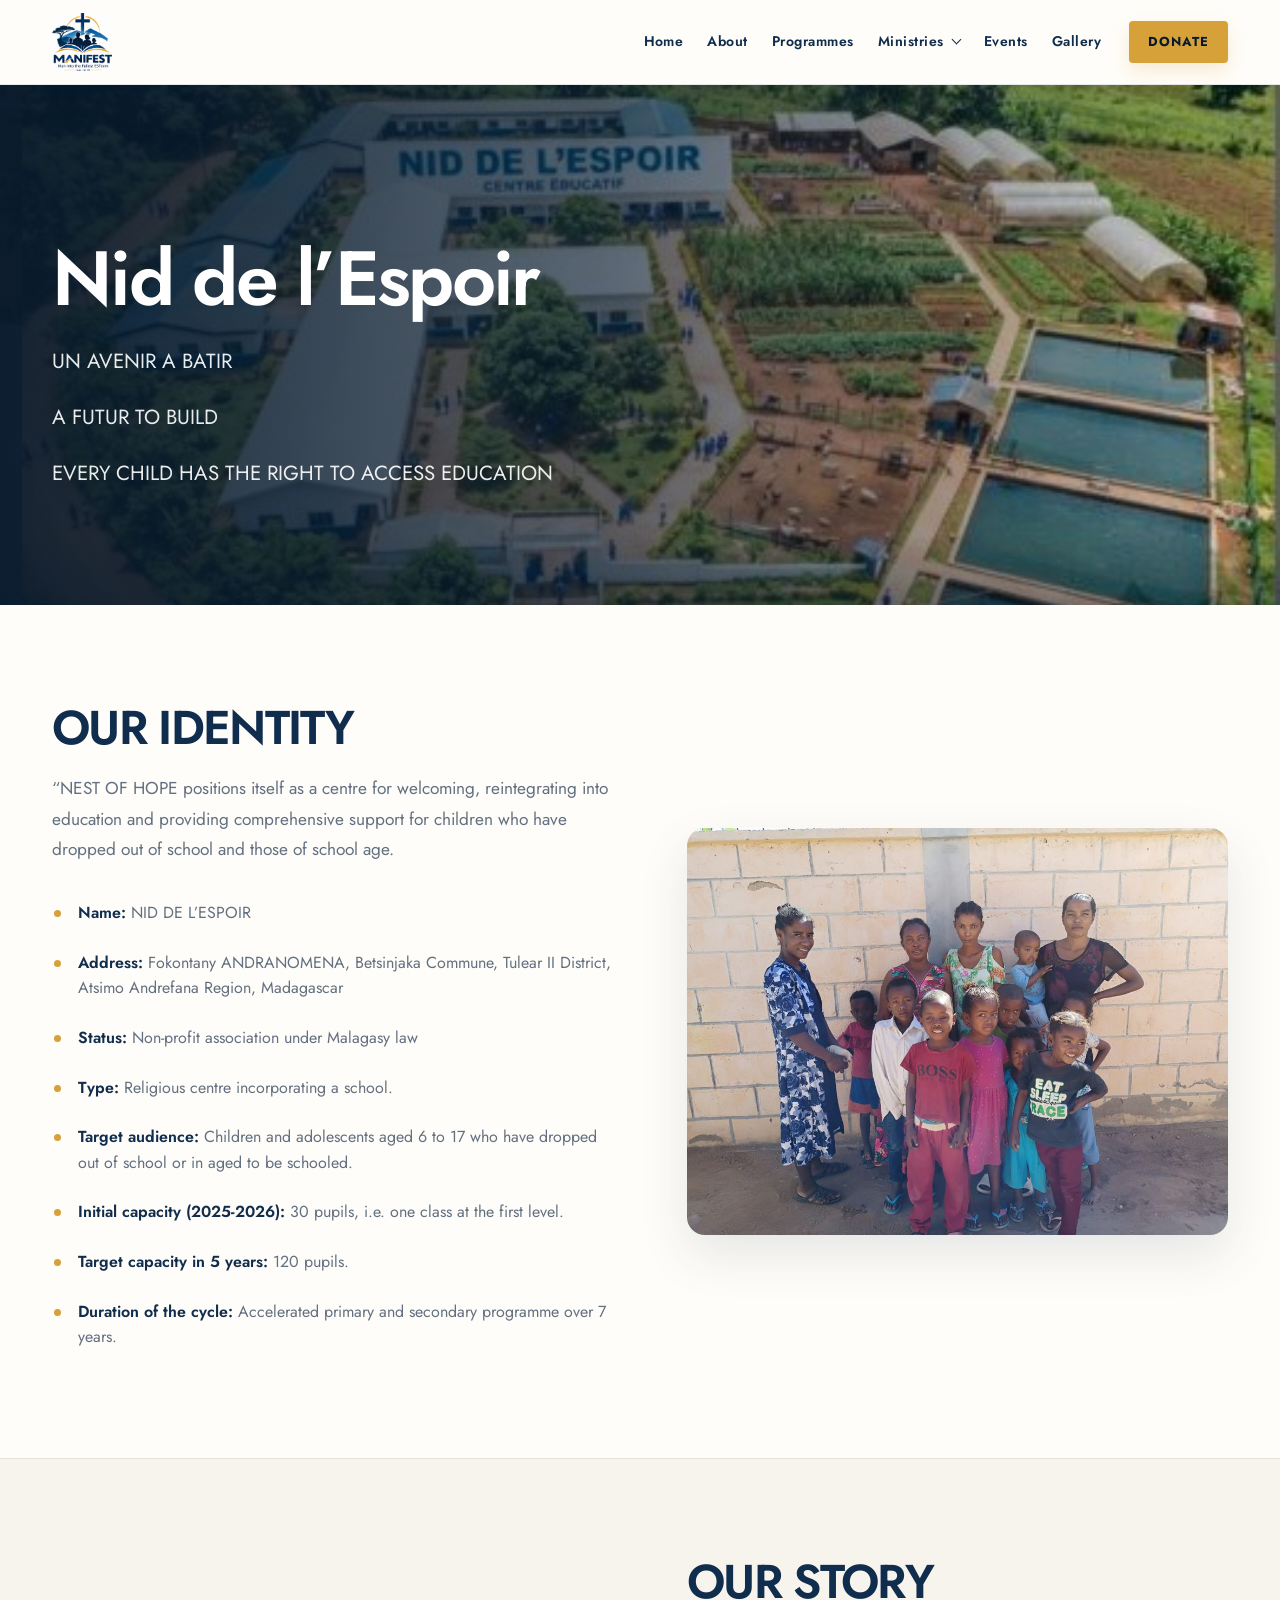
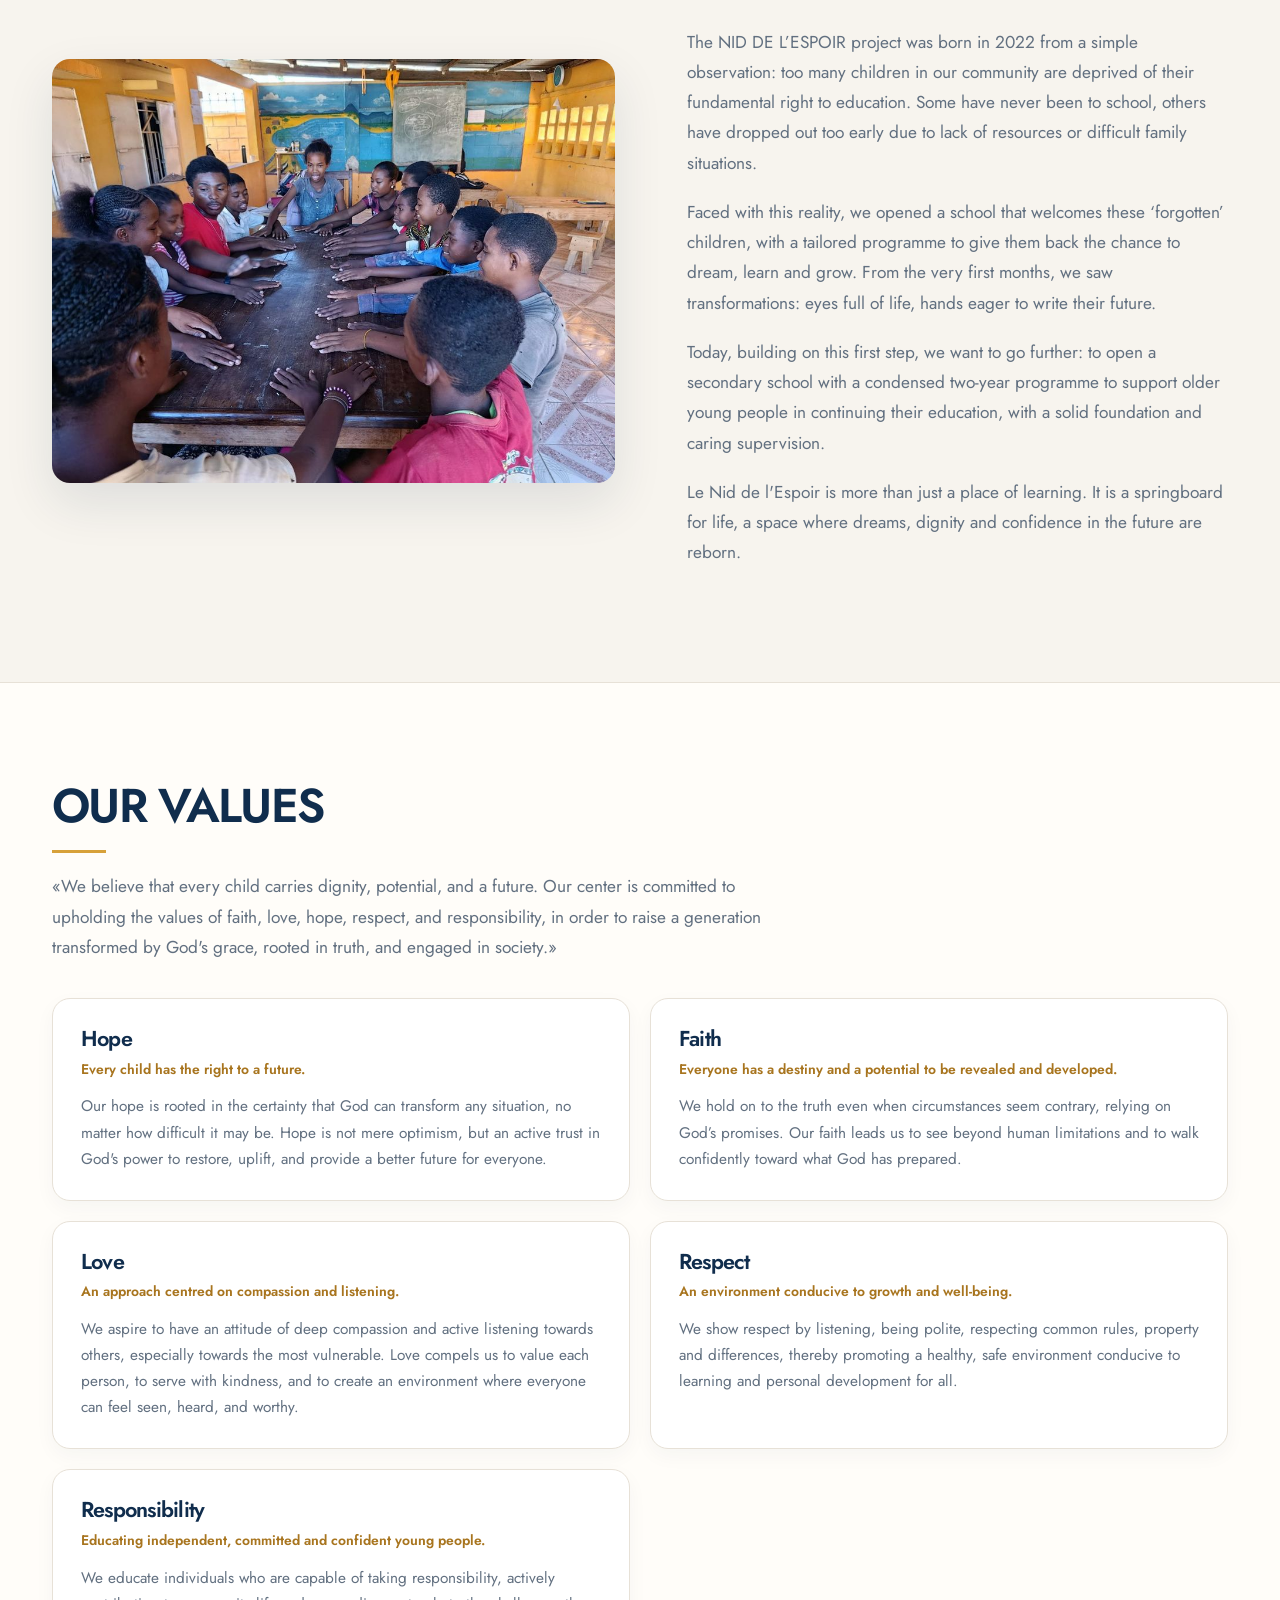
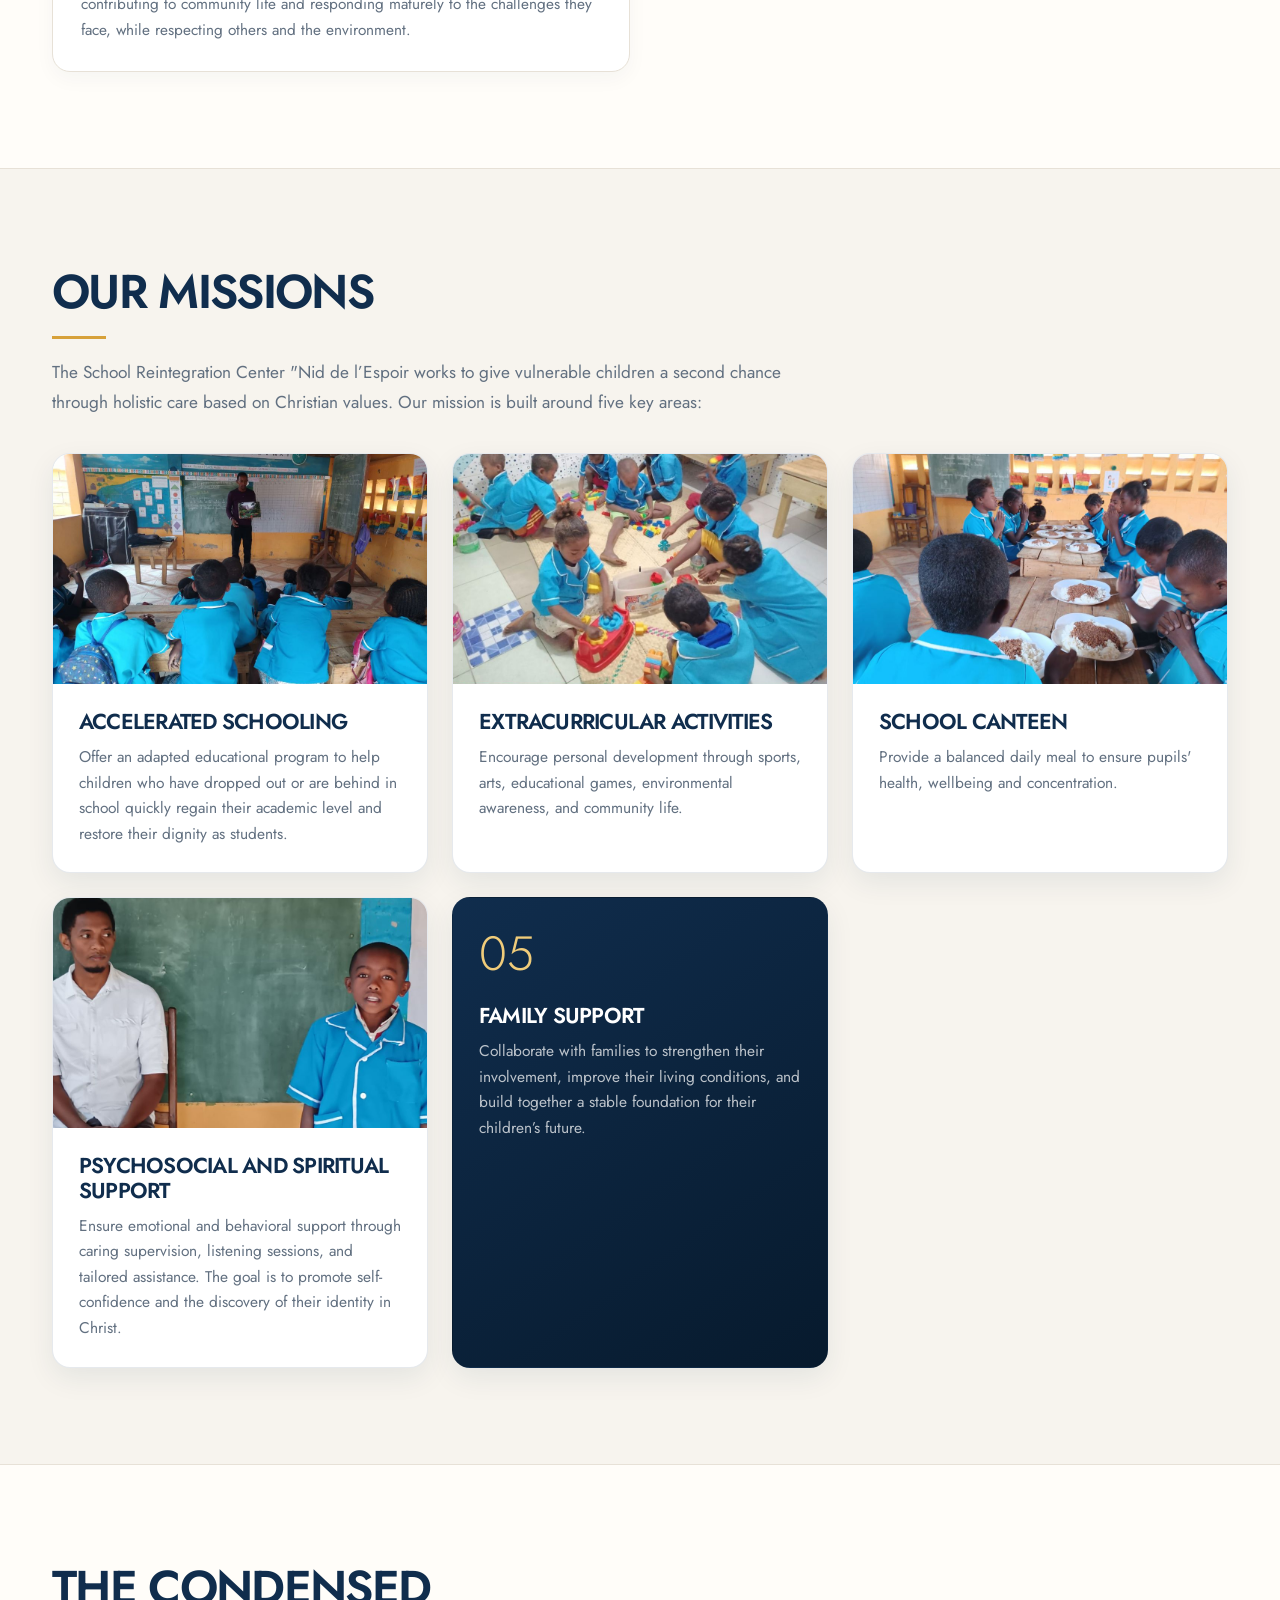
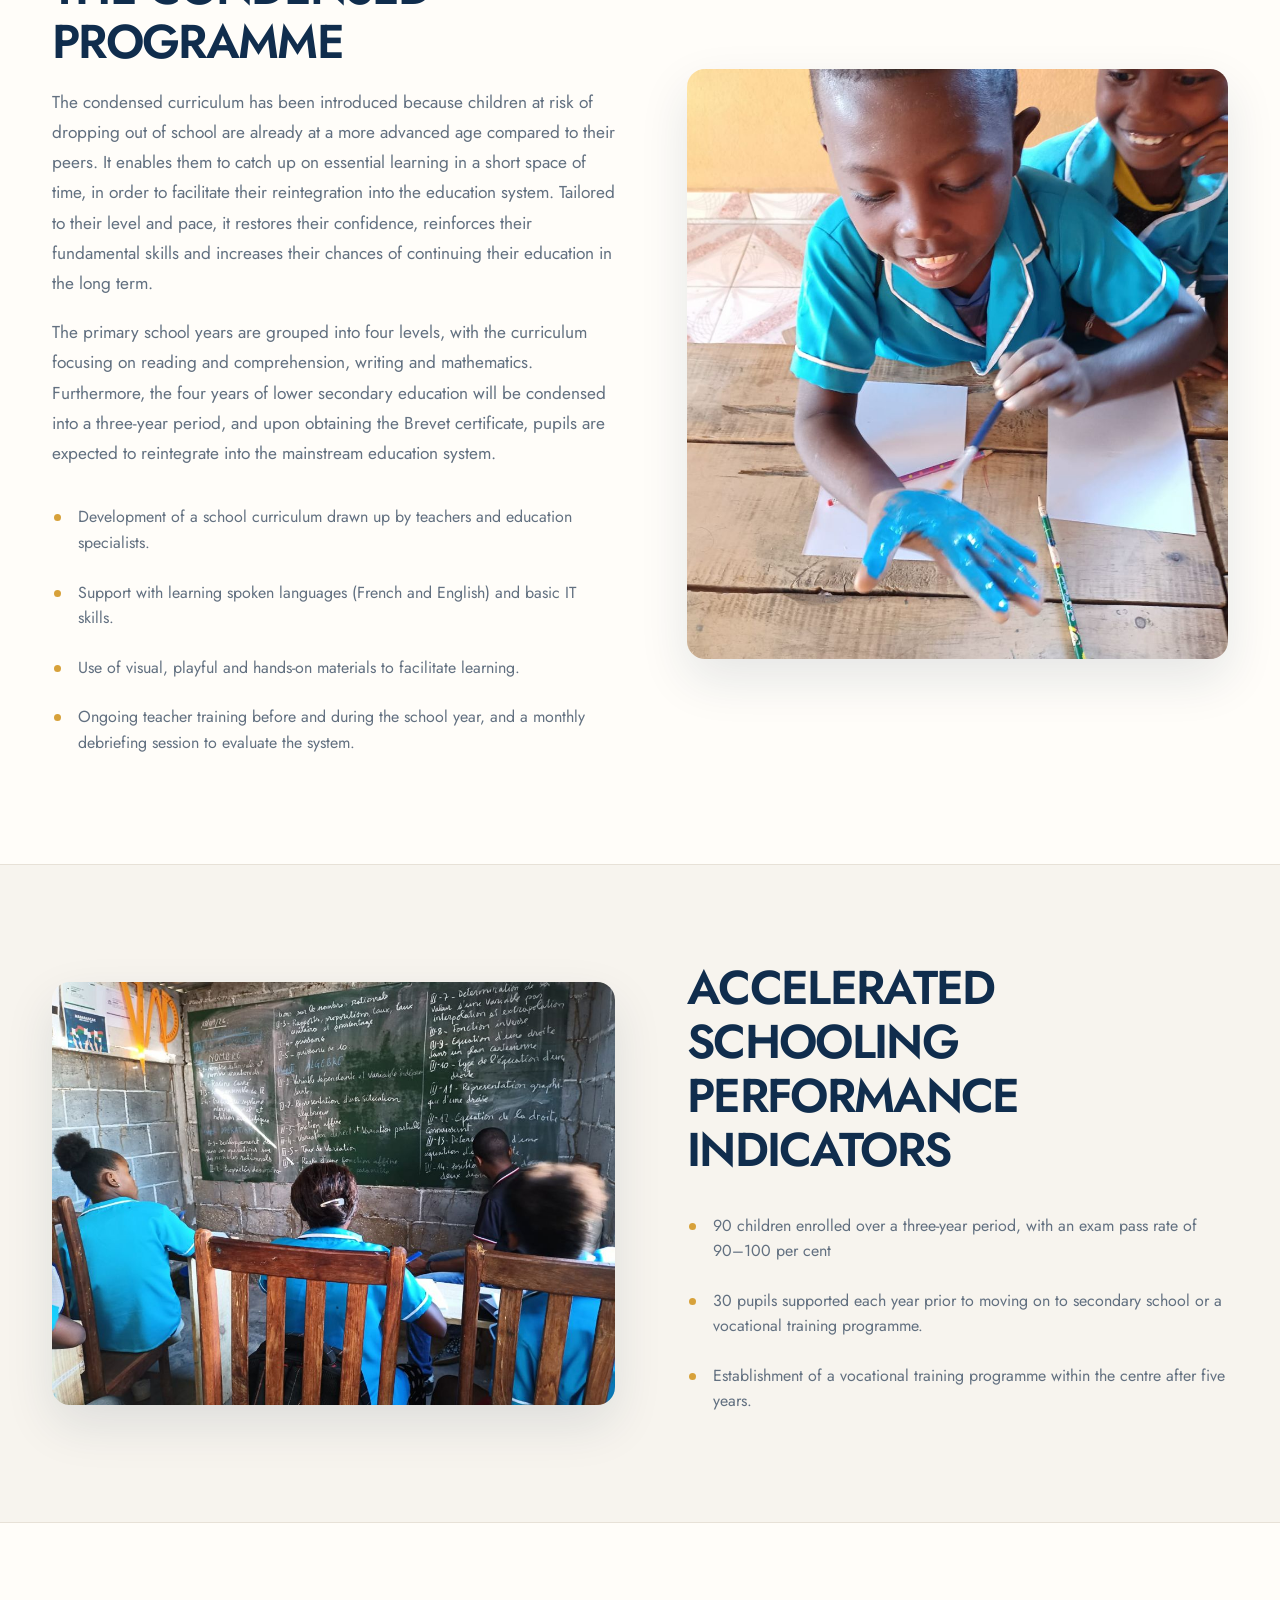
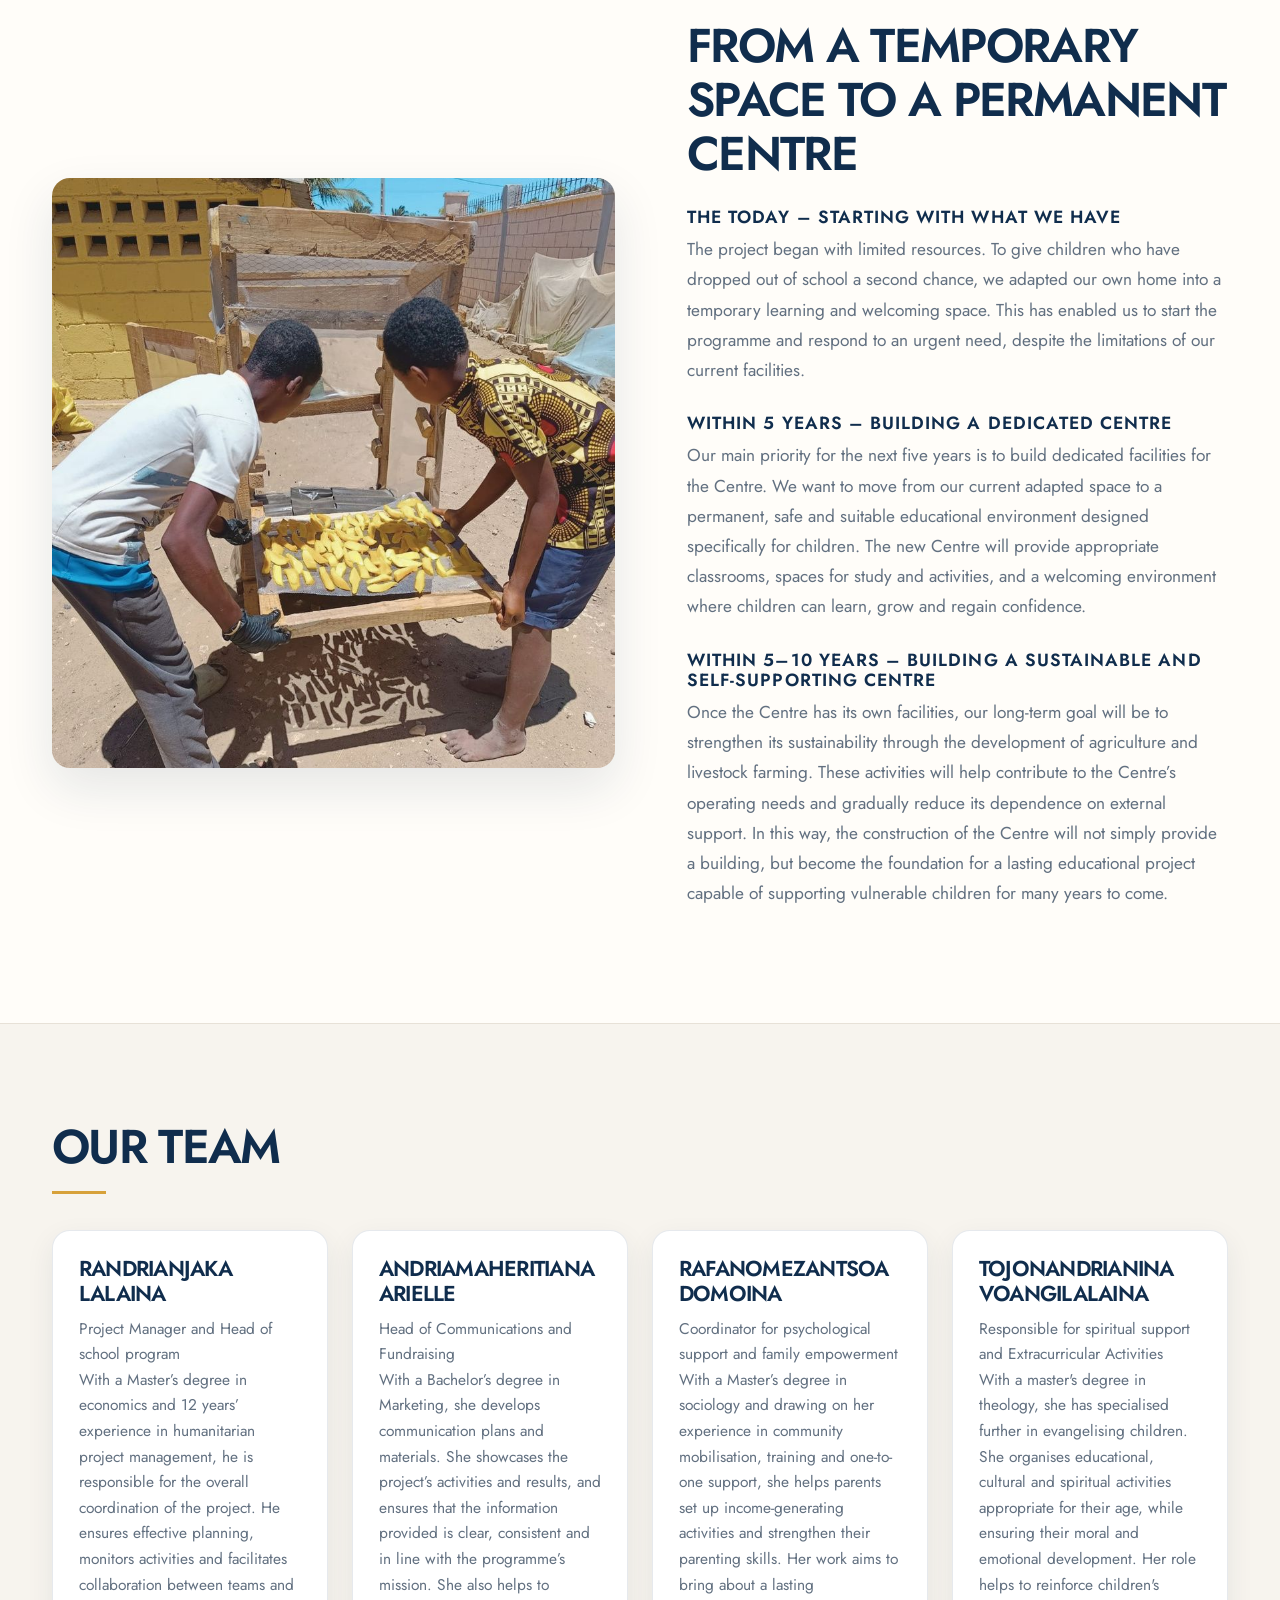
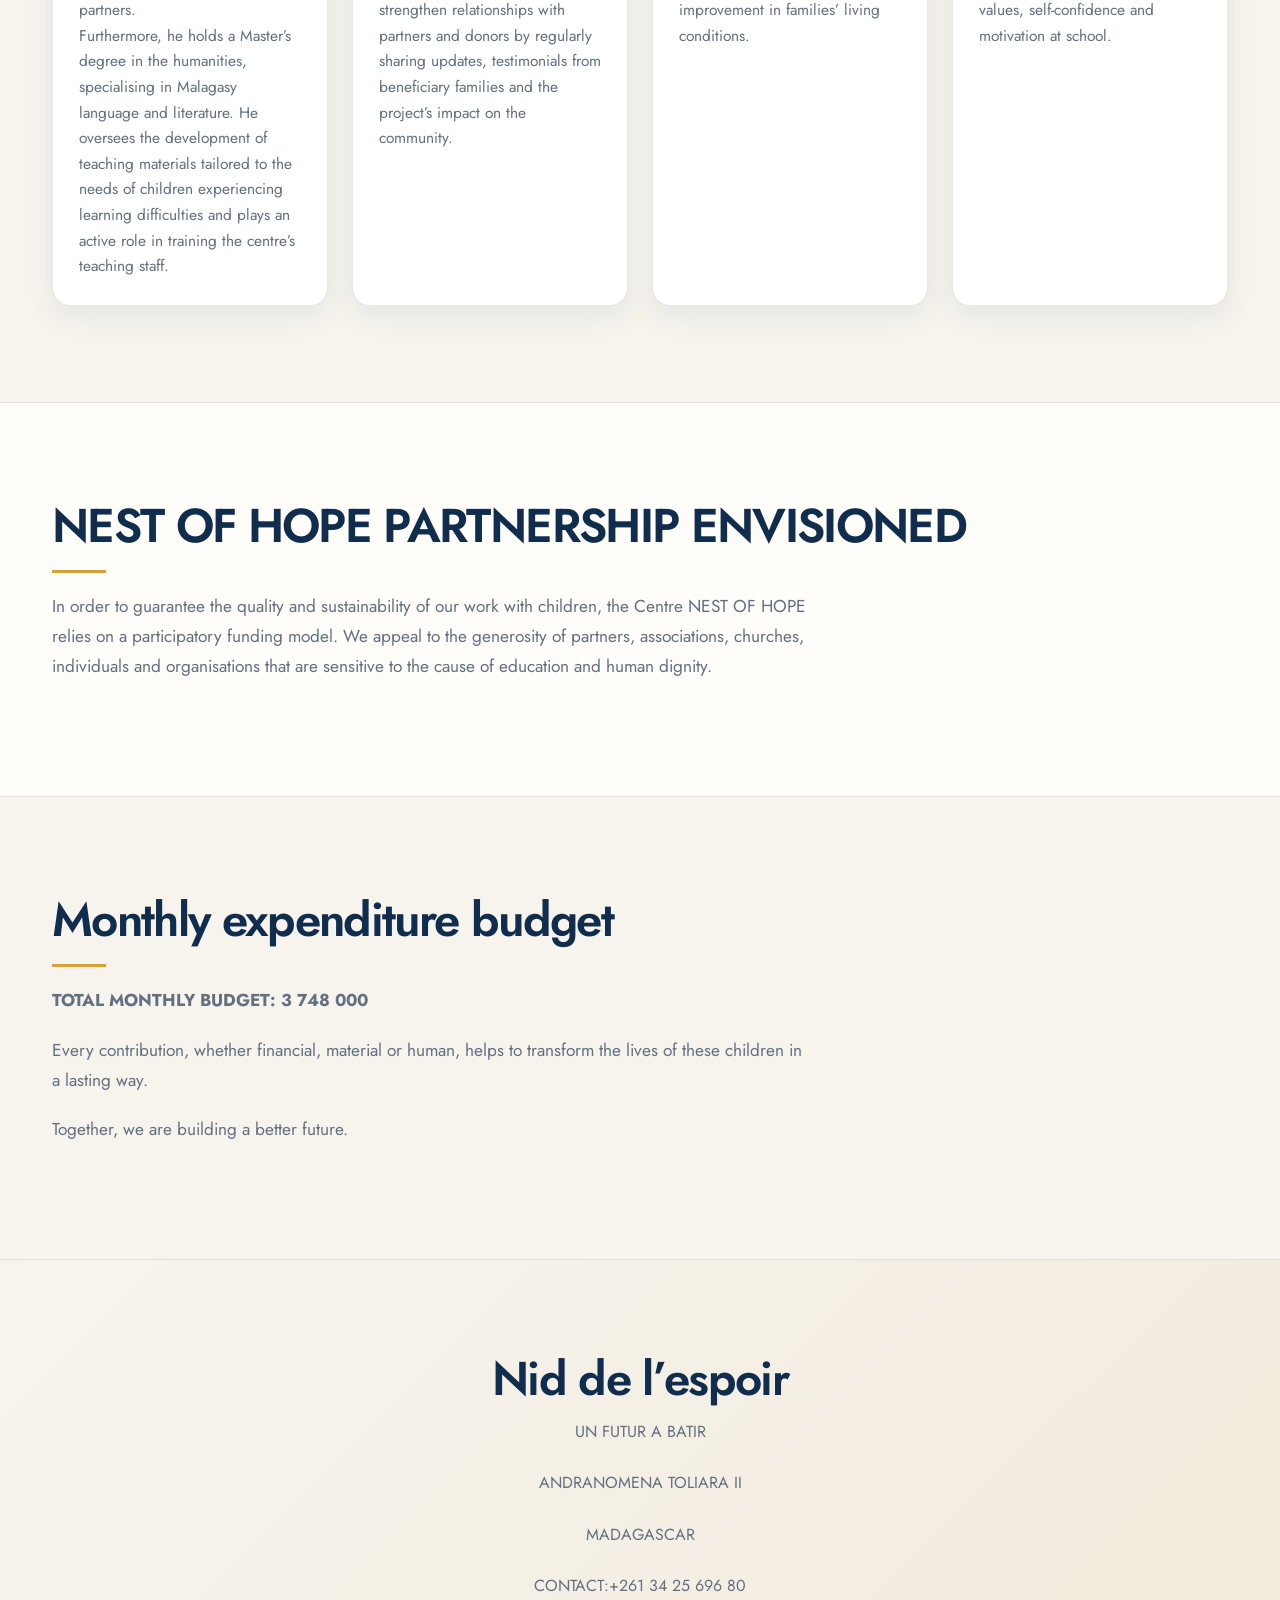
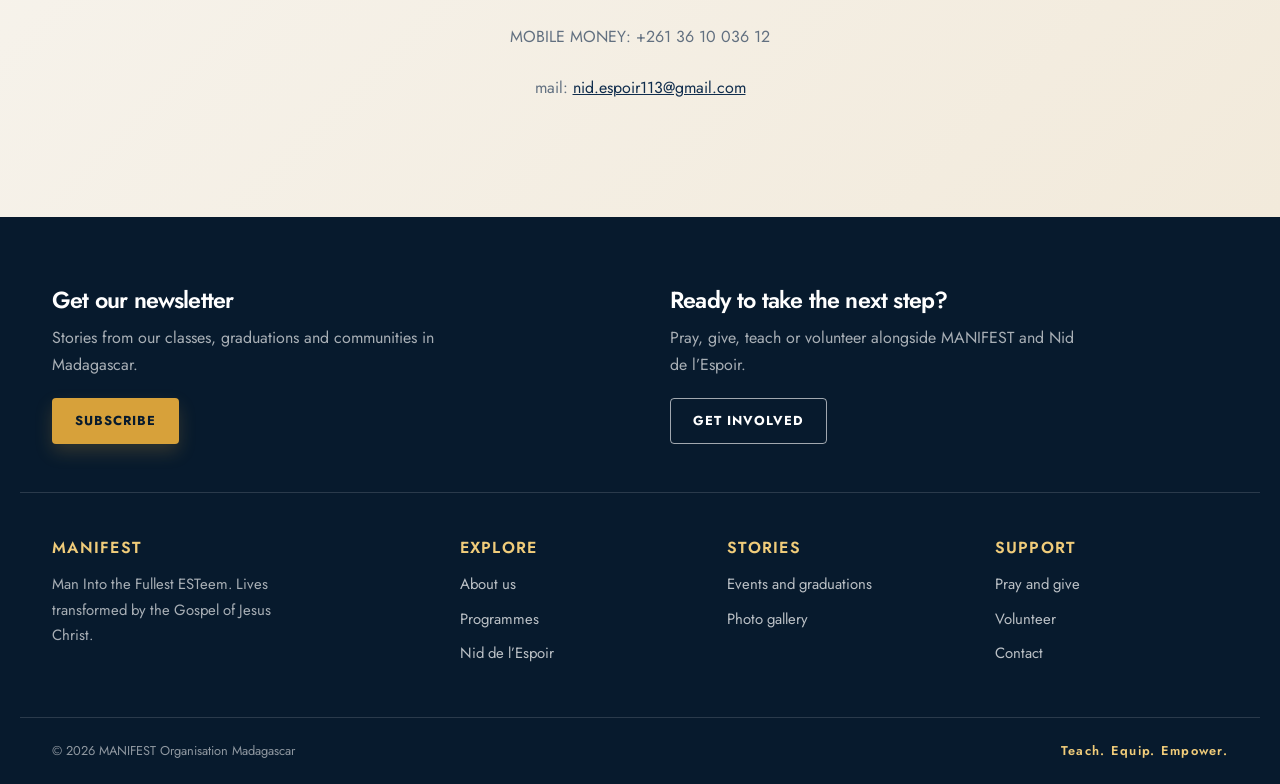
<file: nid-de-lespoir.html>
<!doctype html>
<html lang="en">
<head>
  <meta charset="utf-8">
  <meta name="viewport" content="width=device-width,initial-scale=1">
  <title>Nid de l’Espoir · MANIFEST Organisation Madagascar</title>
  <meta name="description" content="Nid de l’Espoir: a non-profit association in Tulear II offering accelerated schooling, a school canteen and psychosocial and spiritual support to out-of-school children.">
  <link rel="stylesheet" href="assets/css/style.css">
</head>
<body>

<header class="site-header">
  <div class="wrap nav-row">
    <a class="brand" href="index.html"><img src="assets/img/logo.png" alt="MANIFEST Organisation Madagascar"></a>
    <input type="checkbox" id="nav-toggle" class="nav-toggle" aria-label="Open menu">
    <label for="nav-toggle" class="burger" aria-hidden="true"><span></span></label>
    <nav class="main-nav"><a href="index.html">Home</a><a href="about.html">About</a><a href="programmes.html">Programmes</a><div class="nav-group"><button type="button" class="nav-parent" aria-haspopup="true">Ministries <span class="chev" aria-hidden="true"></span></button><div class="nav-sub"><div class="nav-box"><a href="index.html#loc-mahambo">MANIFEST Mahambo</a><a href="index.html#loc-antananarivo">MANIFEST Antananarivo</a><a href="index.html#loc-belobaka">MANIFEST Belobaka</a><a href="nid-de-lespoir.html" class="active">Nid de l’Espoir</a></div></div></div><a href="events.html">Events</a><a href="gallery.html">Gallery</a></nav>
    <a class="btn btn-gold nav-cta" href="get-involved.html#donate">Donate</a>
  </div>
</header>
<main>

<section class="hero" style="background-image:url('assets/img/photos/nid-hero.jpg');min-height:460px">
  <div class="wrap hero-inner">
    <h1>Nid de l’Espoir</h1>
    <p class="lead">UN AVENIR A BATIR</p>
    <p class="lead">A FUTUR TO BUILD</p>
    <p class="lead">EVERY CHILD HAS THE RIGHT TO ACCESS EDUCATION</p>
  </div>
</section>

<section class="band">
  <div class="wrap split">
    <div>
      <h2>OUR IDENTITY</h2>
      <p class="blurb">“NEST OF HOPE positions itself as a centre for welcoming, reintegrating into education and providing comprehensive support for children who have dropped out of school and those of school age.</p>
      <ul class="facts">
        <li><b>Name:</b> NID DE L’ESPOIR</li>
        <li><b>Address:</b> Fokontany ANDRANOMENA, Betsinjaka Commune, Tulear II District, Atsimo Andrefana Region, Madagascar</li>
        <li><b>Status:</b> Non-profit association under Malagasy law</li>
        <li><b>Type:</b> Religious centre incorporating a school.</li>
        <li><b>Target audience:</b> Children and adolescents aged 6 to 17 who have dropped out of school or in aged to be schooled.</li>
        <li><b>Initial capacity (2025-2026):</b> 30 pupils, i.e. one class at the first level.</li>
        <li><b>Target capacity in 5 years:</b> 120 pupils.</li>
        <li><b>Duration of the cycle:</b> Accelerated primary and secondary programme over 7 years.</li>
      </ul>
    </div>
    <img src="assets/img/photos/nid-group.jpg" alt="Children and youth from Nid de l’Espoir">
  </div>
</section>

<section class="band alt">
  <div class="wrap split">
    <img src="assets/img/photos/nid-story.jpg" alt="Children learning at Nid de l’Espoir">
    <div>
      <h2>OUR STORY</h2>
      <p class="blurb">The NID DE L’ESPOIR project was born in 2022 from a simple observation: too many children in our community are deprived of their fundamental right to education. Some have never been to school, others have dropped out too early due to lack of resources or difficult family situations.</p>
      <p class="blurb">Faced with this reality, we opened a school that welcomes these ‘forgotten’ children, with a tailored programme to give them back the chance to dream, learn and grow. From the very first months, we saw transformations: eyes full of life, hands eager to write their future.</p>
      <p class="blurb">Today, building on this first step, we want to go further: to open a secondary school with a condensed two-year programme to support older young people in continuing their education, with a solid foundation and caring supervision.</p>
      <p class="blurb">Le Nid de l'Espoir is more than just a place of learning. It is a springboard for life, a space where dreams, dignity and confidence in the future are reborn.</p>
    </div>
  </div>
</section>

<section class="band">
  <div class="wrap">
    <h2>OUR VALUES</h2>
    <p class="blurb">«We believe that every child carries dignity, potential, and a future. Our center is committed to upholding the values of faith, love, hope, respect, and responsibility, in order to raise a generation transformed by God's grace, rooted in truth, and engaged in society.»</p>
    <div class="values">
      <article class="value"><h3>Hope</h3><p class="ref">Every child has the right to a future.</p><p>Our hope is rooted in the certainty that God can transform any situation, no matter how difficult it may be. Hope is not mere optimism, but an active trust in God's power to restore, uplift, and provide a better future for everyone.</p></article>
      <article class="value"><h3>Faith</h3><p class="ref">Everyone has a destiny and a potential to be revealed and developed.</p><p>We hold on to the truth even when circumstances seem contrary, relying on God’s promises. Our faith leads us to see beyond human limitations and to walk confidently toward what God has prepared.</p></article>
      <article class="value"><h3>Love</h3><p class="ref">An approach centred on compassion and listening.</p><p>We aspire to have an attitude of deep compassion and active listening towards others, especially towards the most vulnerable. Love compels us to value each person, to serve with kindness, and to create an environment where everyone can feel seen, heard, and worthy.</p></article>
      <article class="value"><h3>Respect</h3><p class="ref">An environment conducive to growth and well-being.</p><p>We show respect by listening, being polite, respecting common rules, property and differences, thereby promoting a healthy, safe environment conducive to learning and personal development for all.</p></article>
      <article class="value"><h3>Responsibility</h3><p class="ref">Educating independent, committed and confident young people.</p><p>We educate individuals who are capable of taking responsibility, actively contributing to community life and responding maturely to the challenges they face, while respecting others and the environment.</p></article>
    </div>
  </div>
</section>

<section class="band alt">
  <div class="wrap">
    <h2>OUR MISSIONS</h2>
    <p class="blurb">The School Reintegration Center "Nid de l’Espoir works to give vulnerable children a second chance through holistic care based on Christian values. Our mission is built around five key areas:</p>
    <div class="cards cards-3">
      <article class="card"><img src="assets/img/photos/nid-lesson.jpg" alt="Accelerated schooling at Nid de l’Espoir"><div class="body"><h3>ACCELERATED SCHOOLING</h3><p>Offer an adapted educational program to help children who have dropped out or are behind in school quickly regain their academic level and restore their dignity as students.</p></div></article>
      <article class="card"><img src="assets/img/photos/nid-activities.jpg" alt="Extracurricular activities at Nid de l’Espoir"><div class="body"><h3>EXTRACURRICULAR ACTIVITIES</h3><p>Encourage personal development through sports, arts, educational games, environmental awareness, and community life.</p></div></article>
      <article class="card"><img src="assets/img/photos/nid-meal.jpg" alt="School canteen at Nid de l’Espoir"><div class="body"><h3>SCHOOL CANTEEN</h3><p>Provide a balanced daily meal to ensure pupils' health, wellbeing and concentration.</p></div></article>
      <article class="card"><img src="assets/img/photos/nid-teacher.jpg" alt="A teacher and learner at Nid de l’Espoir"><div class="body"><h3>PSYCHOSOCIAL AND SPIRITUAL SUPPORT</h3><p>Ensure emotional and behavioral support through caring supervision, listening sessions, and tailored assistance. The goal is to promote self-confidence and the discovery of their identity in Christ.</p></div></article>
      <article class="card mission-text-card"><div class="mission-mark" aria-hidden="true">05</div><div class="body"><h3>FAMILY SUPPORT</h3><p>Collaborate with families to strengthen their involvement, improve their living conditions, and build together a stable foundation for their children’s future.</p></div></article>
    </div>
  </div>
</section>

<section class="band">
  <div class="wrap split">
    <div>
      <h2>THE CONDENSED PROGRAMME</h2>
      <p class="blurb">The condensed curriculum has been introduced because children at risk of dropping out of school are already at a more advanced age compared to their peers. It enables them to catch up on essential learning in a short space of time, in order to facilitate their reintegration into the education system. Tailored to their level and pace, it restores their confidence, reinforces their fundamental skills and increases their chances of continuing their education in the long term.</p>
      <p class="blurb">The primary school years are grouped into four levels, with the curriculum focusing on reading and comprehension, writing and mathematics. Furthermore, the four years of lower secondary education will be condensed into a three-year period, and upon obtaining the Brevet certificate, pupils are expected to reintegrate into the mainstream education system.</p>
      <ul class="facts">
        <li>Development of a school curriculum drawn up by teachers and education specialists.</li>
        <li>Support with learning spoken languages (French and English) and basic IT skills.</li>
        <li>Use of visual, playful and hands-on materials to facilitate learning.</li>
        <li>Ongoing teacher training before and during the school year, and a monthly debriefing session to evaluate the system.</li>
      </ul>
    </div>
    <img src="assets/img/photos/nid-writing.jpg" alt="Learning at Nid de l’Espoir">
  </div>
</section>

<section class="band alt">
  <div class="wrap split">
    <img src="assets/img/photos/nid-blackboard.jpg" alt="Classroom at Nid de l’Espoir">
    <div>
      <h2>ACCELERATED SCHOOLING PERFORMANCE INDICATORS</h2>
      <ul class="facts">
        <li>90 children enrolled over a three-year period, with an exam pass rate of 90–100 per cent</li>
        <li>30 pupils supported each year prior to moving on to secondary school or a vocational training programme.</li>
        <li>Establishment of a vocational training programme within the centre after five years.</li>
      </ul>
    </div>
  </div>
</section>

<section class="band">
  <div class="wrap split">
    <img src="assets/img/photos/nid-vision.jpg" alt="Work at Nid de l’Espoir">
    <div>
      <h2>FROM A TEMPORARY SPACE TO A PERMANENT CENTRE</h2>
      <h3>The Today – Starting with what we have</h3>
      <p class="blurb">The project began with limited resources. To give children who have dropped out of school a second chance, we adapted our own home into a temporary learning and welcoming space. This has enabled us to start the programme and respond to an urgent need, despite the limitations of our current facilities.</p>
      <h3>Within 5 years – Building a dedicated Centre</h3>
      <p class="blurb">Our main priority for the next five years is to build dedicated facilities for the Centre. We want to move from our current adapted space to a permanent, safe and suitable educational environment designed specifically for children. The new Centre will provide appropriate classrooms, spaces for study and activities, and a welcoming environment where children can learn, grow and regain confidence.</p>
      <h3>Within 5–10 years – Building a sustainable and self-supporting Centre</h3>
      <p class="blurb">Once the Centre has its own facilities, our long-term goal will be to strengthen its sustainability through the development of agriculture and livestock farming. These activities will help contribute to the Centre’s operating needs and gradually reduce its dependence on external support. In this way, the construction of the Centre will not simply provide a building, but become the foundation for a lasting educational project capable of supporting vulnerable children for many years to come.</p>
    </div>
  </div>
</section>

<section class="band alt">
  <div class="wrap">
    <h2>OUR TEAM</h2>
    <div class="cards cards-4">
      <article class="card"><div class="body"><h3>RANDRIANJAKA LALAINA</h3><p class="ref">Project Manager and Head of school program</p><p>With a Master’s degree in economics and 12 years’ experience in humanitarian project management, he is responsible for the overall coordination of the project. He ensures effective planning, monitors activities and facilitates collaboration between teams and partners.</p><p>Furthermore, he holds a Master’s degree in the humanities, specialising in Malagasy language and literature. He oversees the development of teaching materials tailored to the needs of children experiencing learning difficulties and plays an active role in training the centre’s teaching staff.</p></div></article>
      <article class="card"><div class="body"><h3>ANDRIAMAHERITIANA ARIELLE</h3><p class="ref">Head of Communications and Fundraising</p><p>With a Bachelor’s degree in Marketing, she develops communication plans and materials. She showcases the project’s activities and results, and ensures that the information provided is clear, consistent and in line with the programme’s mission. She also helps to strengthen relationships with partners and donors by regularly sharing updates, testimonials from beneficiary families and the project’s impact on the community.</p></div></article>
      <article class="card"><div class="body"><h3>RAFANOMEZANTSOA DOMOINA</h3><p class="ref">Coordinator for psychological support and family empowerment</p><p>With a Master’s degree in sociology and drawing on her experience in community mobilisation, training and one-to-one support, she helps parents set up income-generating activities and strengthen their parenting skills. Her work aims to bring about a lasting improvement in families’ living conditions.</p></div></article>
      <article class="card"><div class="body"><h3>TOJONANDRIANINA VOANGILALAINA</h3><p class="ref">Responsible for spiritual support and Extracurricular Activities</p><p>With a master's degree in theology, she has specialised further in evangelising children. She organises educational, cultural and spiritual activities appropriate for their age, while ensuring their moral and emotional development. Her role helps to reinforce children's values, self-confidence and motivation at school.</p></div></article>
    </div>
  </div>
</section>

<section class="band">
  <div class="wrap">
    <h2>NEST OF HOPE PARTNERSHIP ENVISIONED</h2>
    <p class="blurb">In order to guarantee the quality and sustainability of our work with children, the Centre NEST OF HOPE relies on a participatory funding model. We appeal to the generosity of partners, associations, churches, individuals and organisations that are sensitive to the cause of education and human dignity.</p>
  </div>
</section>

<section class="band alt">
  <div class="wrap">
    <h2>Monthly expenditure budget</h2>
    <p class="blurb"><b>TOTAL MONTHLY BUDGET: 3 748 000</b></p>
    <p class="blurb">Every contribution, whether financial, material or human, helps to transform the lives of these children in a lasting way.</p>
    <p class="blurb">Together, we are building a better future.</p>
  </div>
</section>

<section class="cta-band" id="contact">
  <div class="wrap">
    <h2>Nid de l’espoir</h2>
    <p>UN FUTUR A BATIR</p>
    <p>ANDRANOMENA TOLIARA II</p>
    <p>MADAGASCAR</p>
    <p>CONTACT:+261 34 25 696 80</p>
    <p>MOBILE MONEY: +261 36 10 036 12</p>
    <p>mail: <a href="mailto:nid.espoir113@gmail.com">nid.espoir113@gmail.com</a></p>
  </div>
</section>

</main>

<footer class="site-footer">
  <div class="wrap foot-top">
    <div class="newsletter">
      <h3>Get our newsletter</h3>
      <p>Stories from our classes, graduations and communities in Madagascar.</p>
      <a class="btn btn-gold" href="get-involved.html#contact">Subscribe</a>
    </div>
    <div class="next-step">
      <h3>Ready to take the next step?</h3>
      <p>Pray, give, teach or volunteer alongside MANIFEST and Nid de l’Espoir.</p>
      <a class="btn btn-ghost" href="get-involved.html">Get involved</a>
    </div>
  </div>
  <div class="wrap foot-cols">
    <div>
      <h4>MANIFEST</h4>
      <p>Man Into the Fullest ESTeem. Lives transformed by the Gospel of Jesus Christ.</p>
    </div>
    <div>
      <h4>Explore</h4>
      <a href="about.html">About us</a>
      <a href="programmes.html">Programmes</a>
      <a href="nid-de-lespoir.html">Nid de l’Espoir</a>
    </div>
    <div>
      <h4>Stories</h4>
      <a href="events.html">Events and graduations</a>
      <a href="gallery.html">Photo gallery</a>
    </div>
    <div>
      <h4>Support</h4>
      <a href="get-involved.html">Pray and give</a>
      <a href="get-involved.html">Volunteer</a>
      <a href="get-involved.html#contact">Contact</a>
    </div>
  </div>
  <div class="wrap foot-bottom">
    <span>&copy; 2026 MANIFEST Organisation Madagascar</span>
    <span class="tagline">Teach. Equip. Empower.</span>
  </div>
</footer>
<script src="assets/js/lightbox.js" defer></script>
<script src="assets/js/nav.js" defer></script>
</body>
</html>
</file>
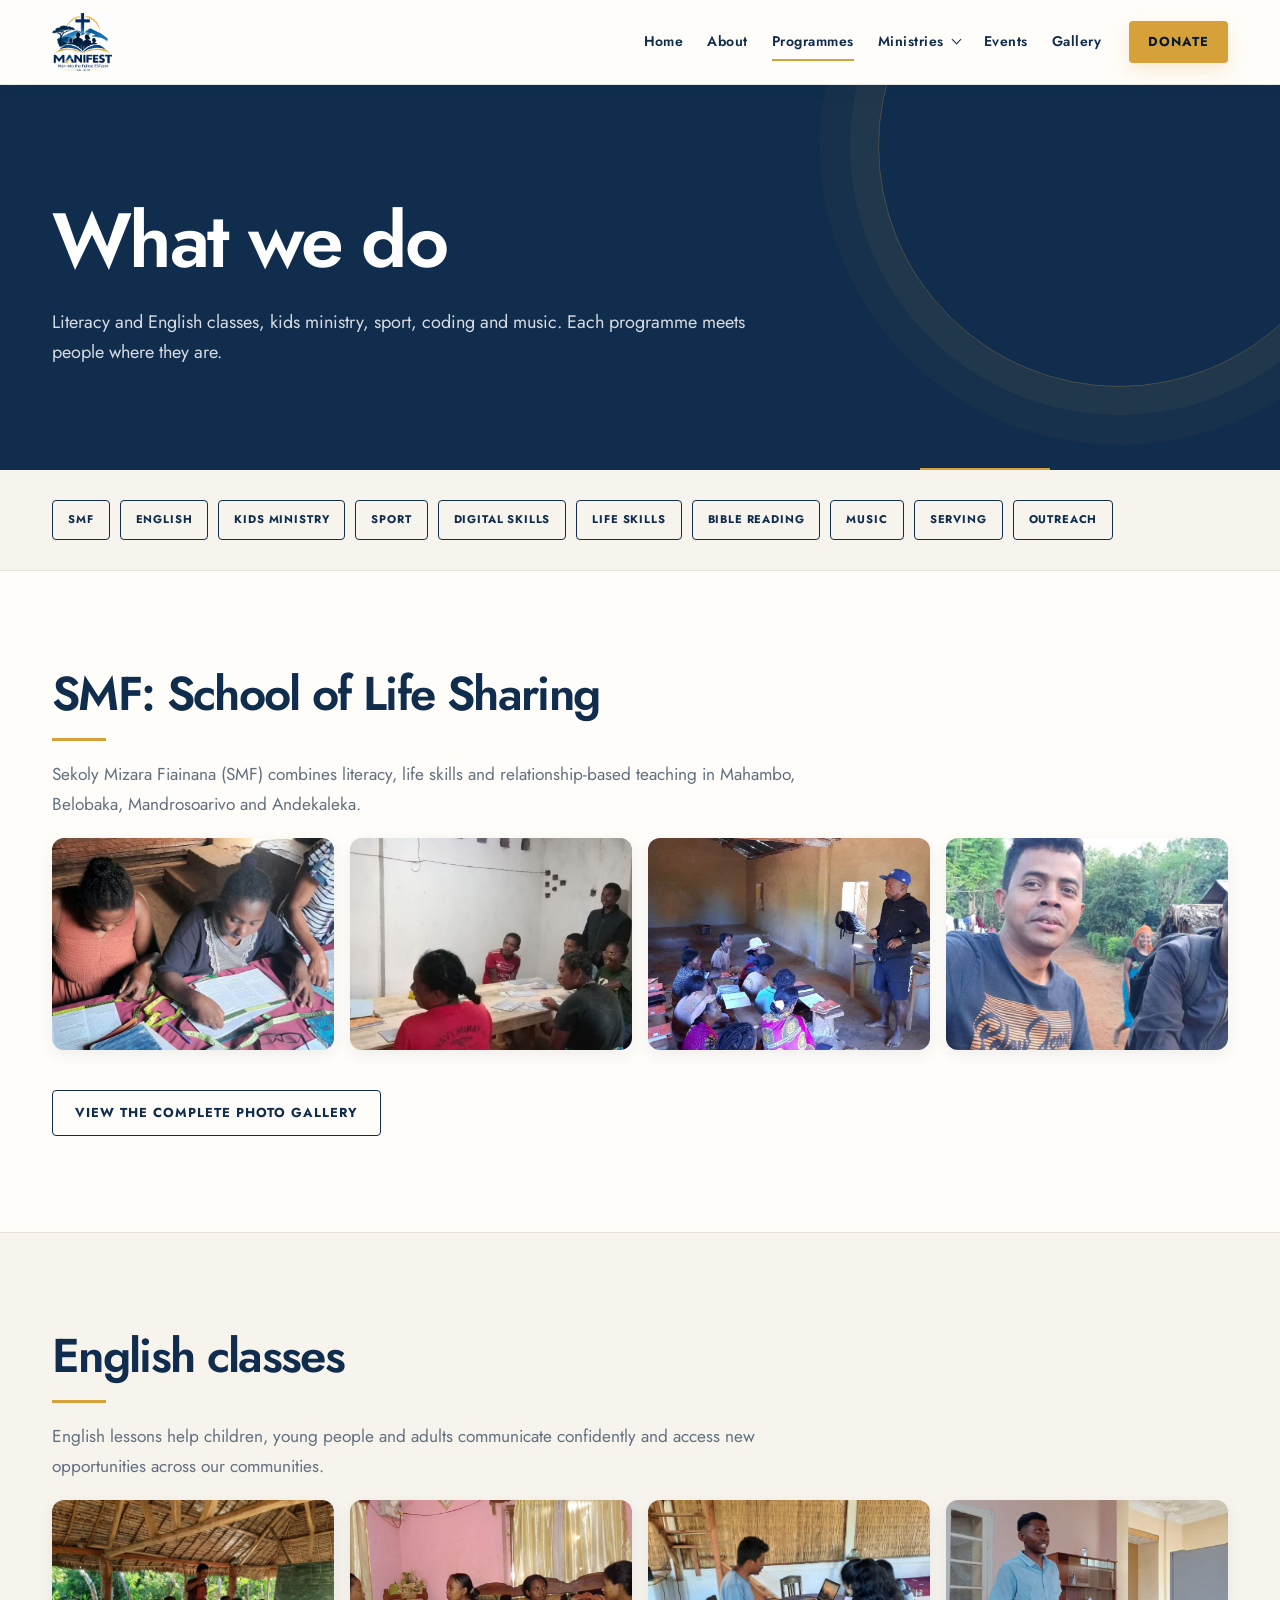
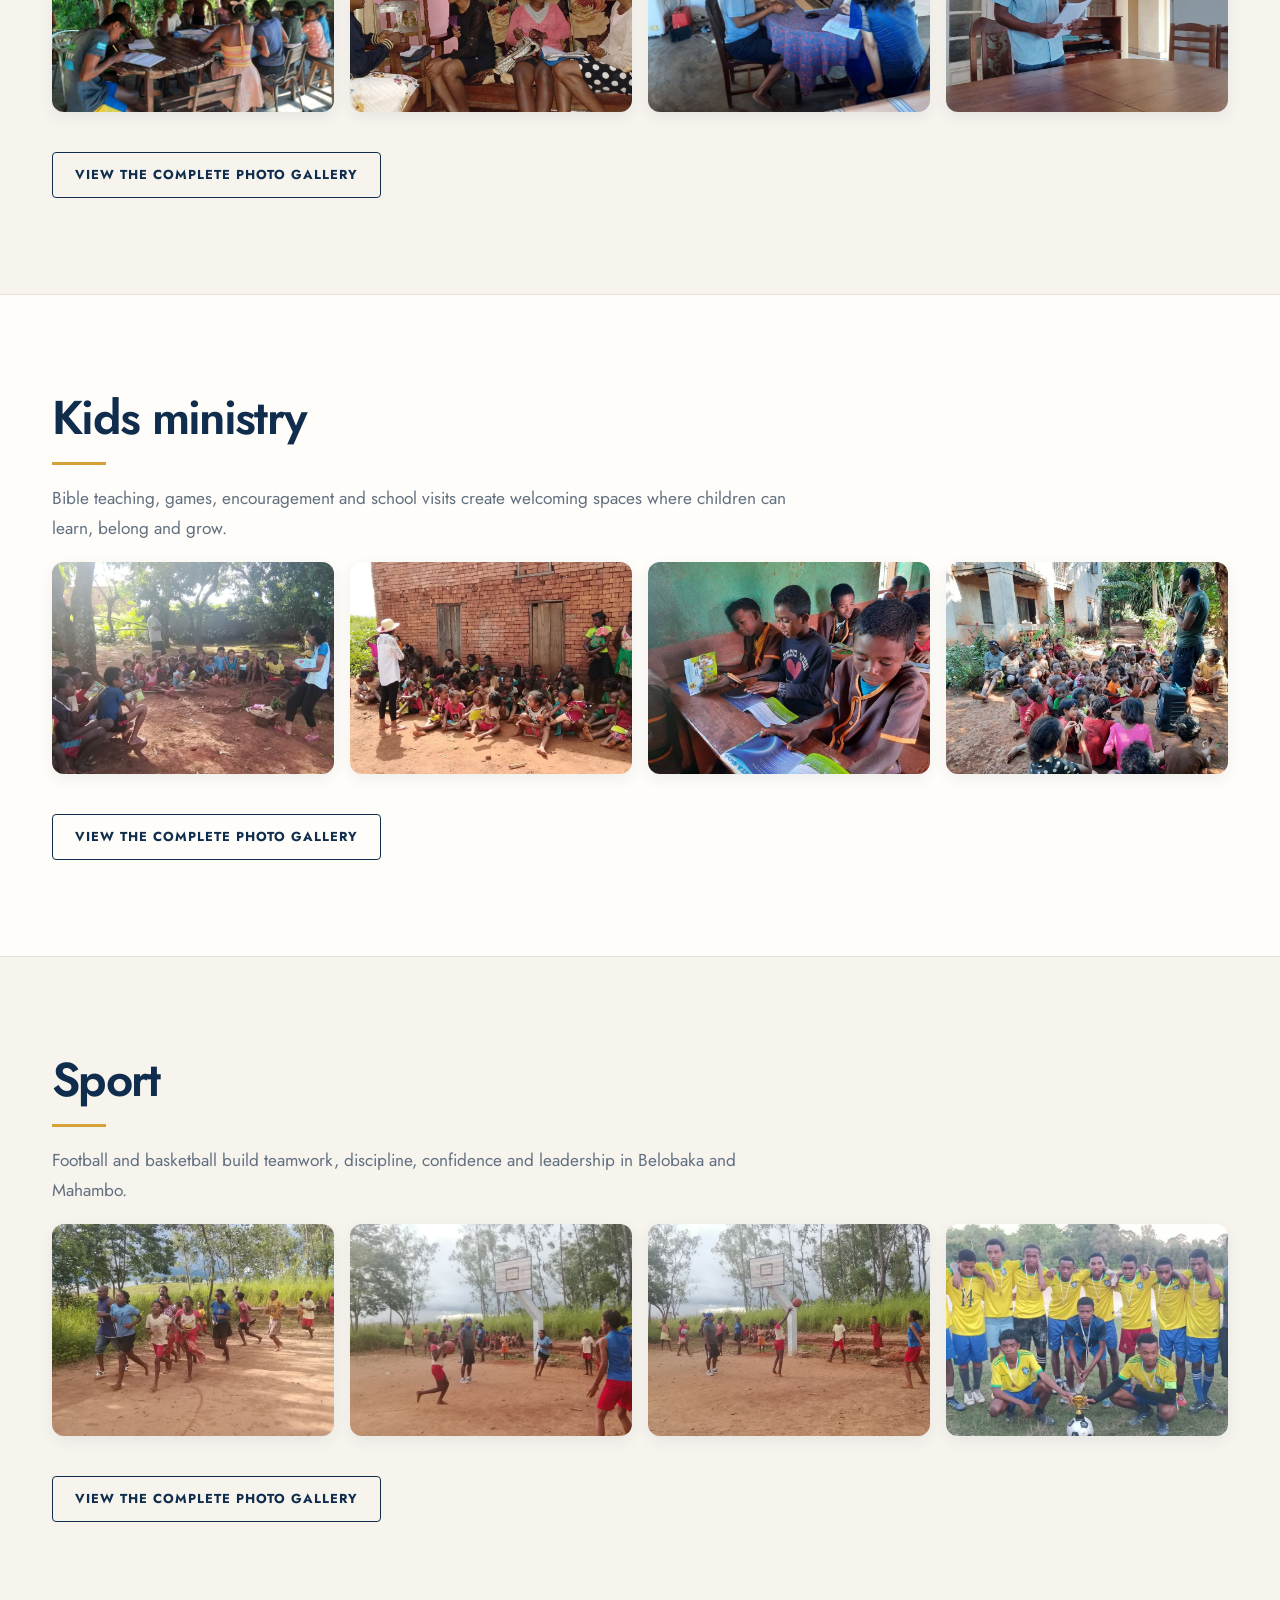
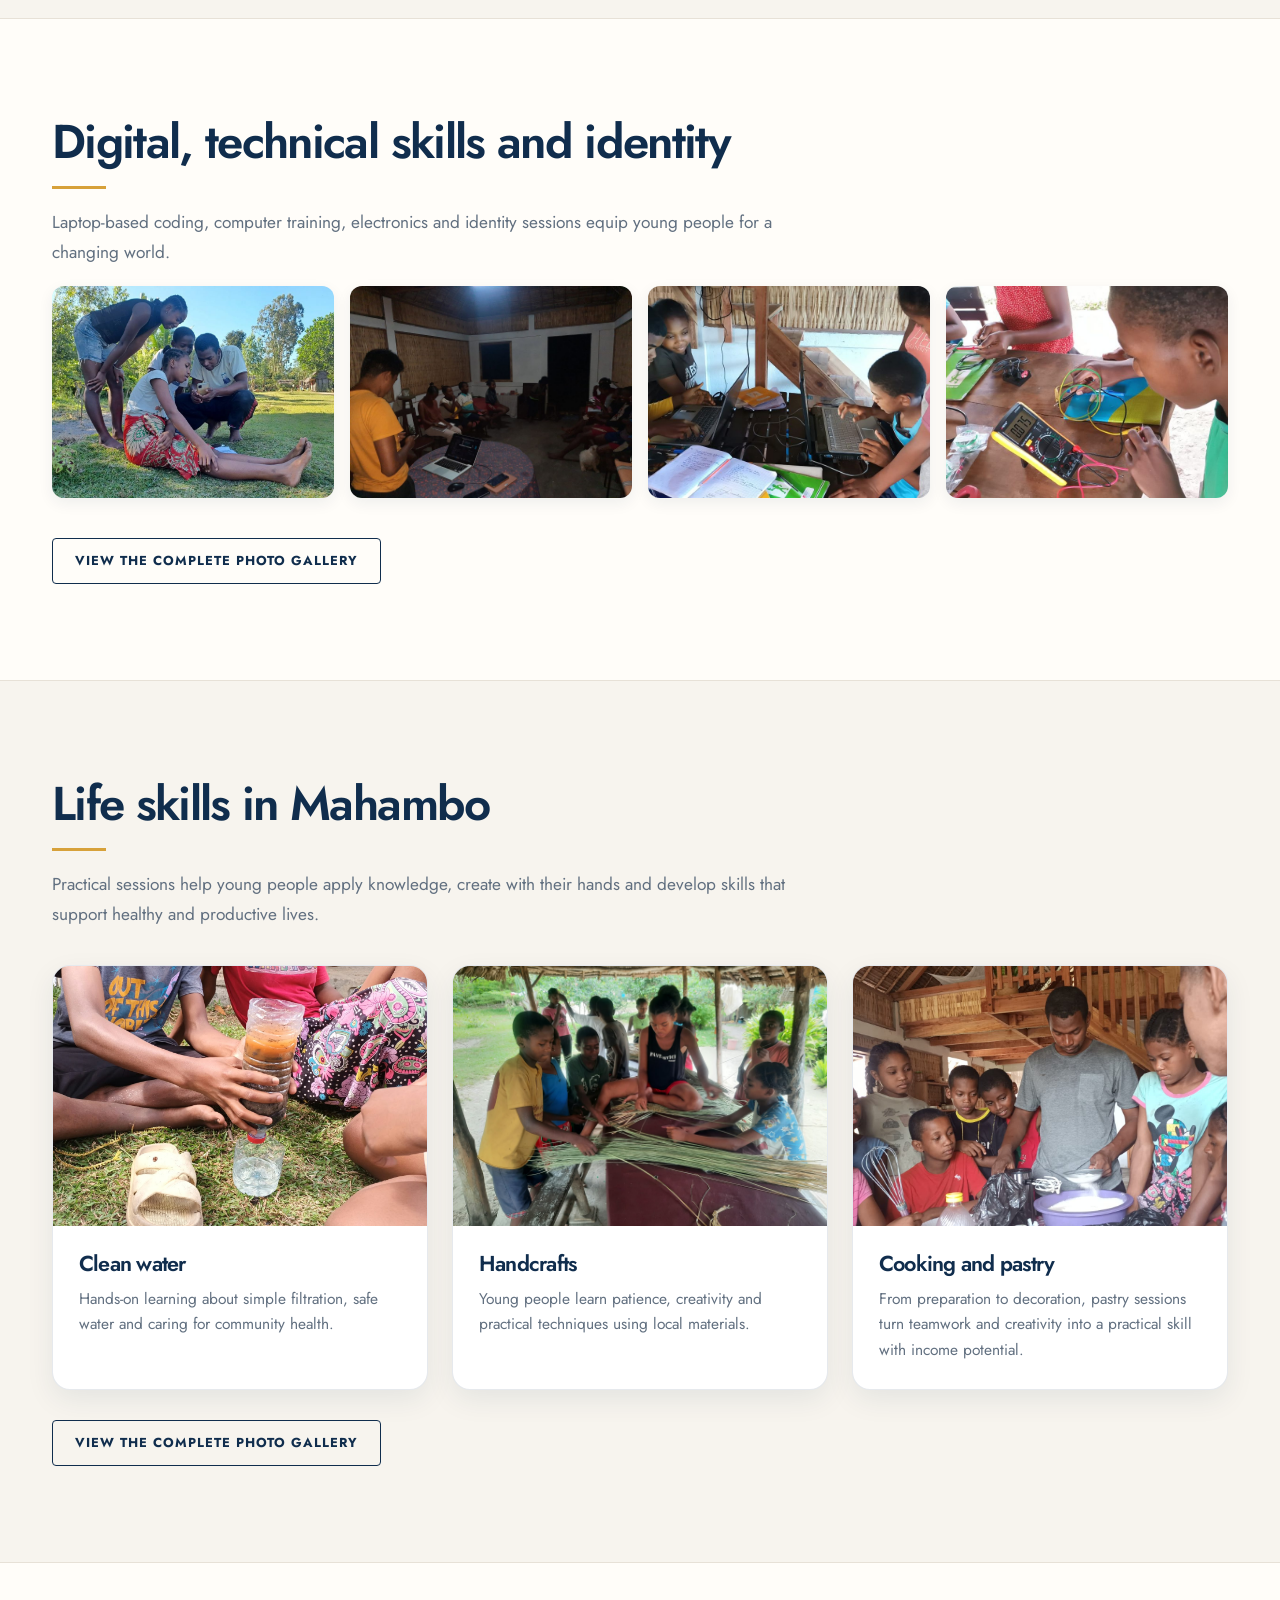
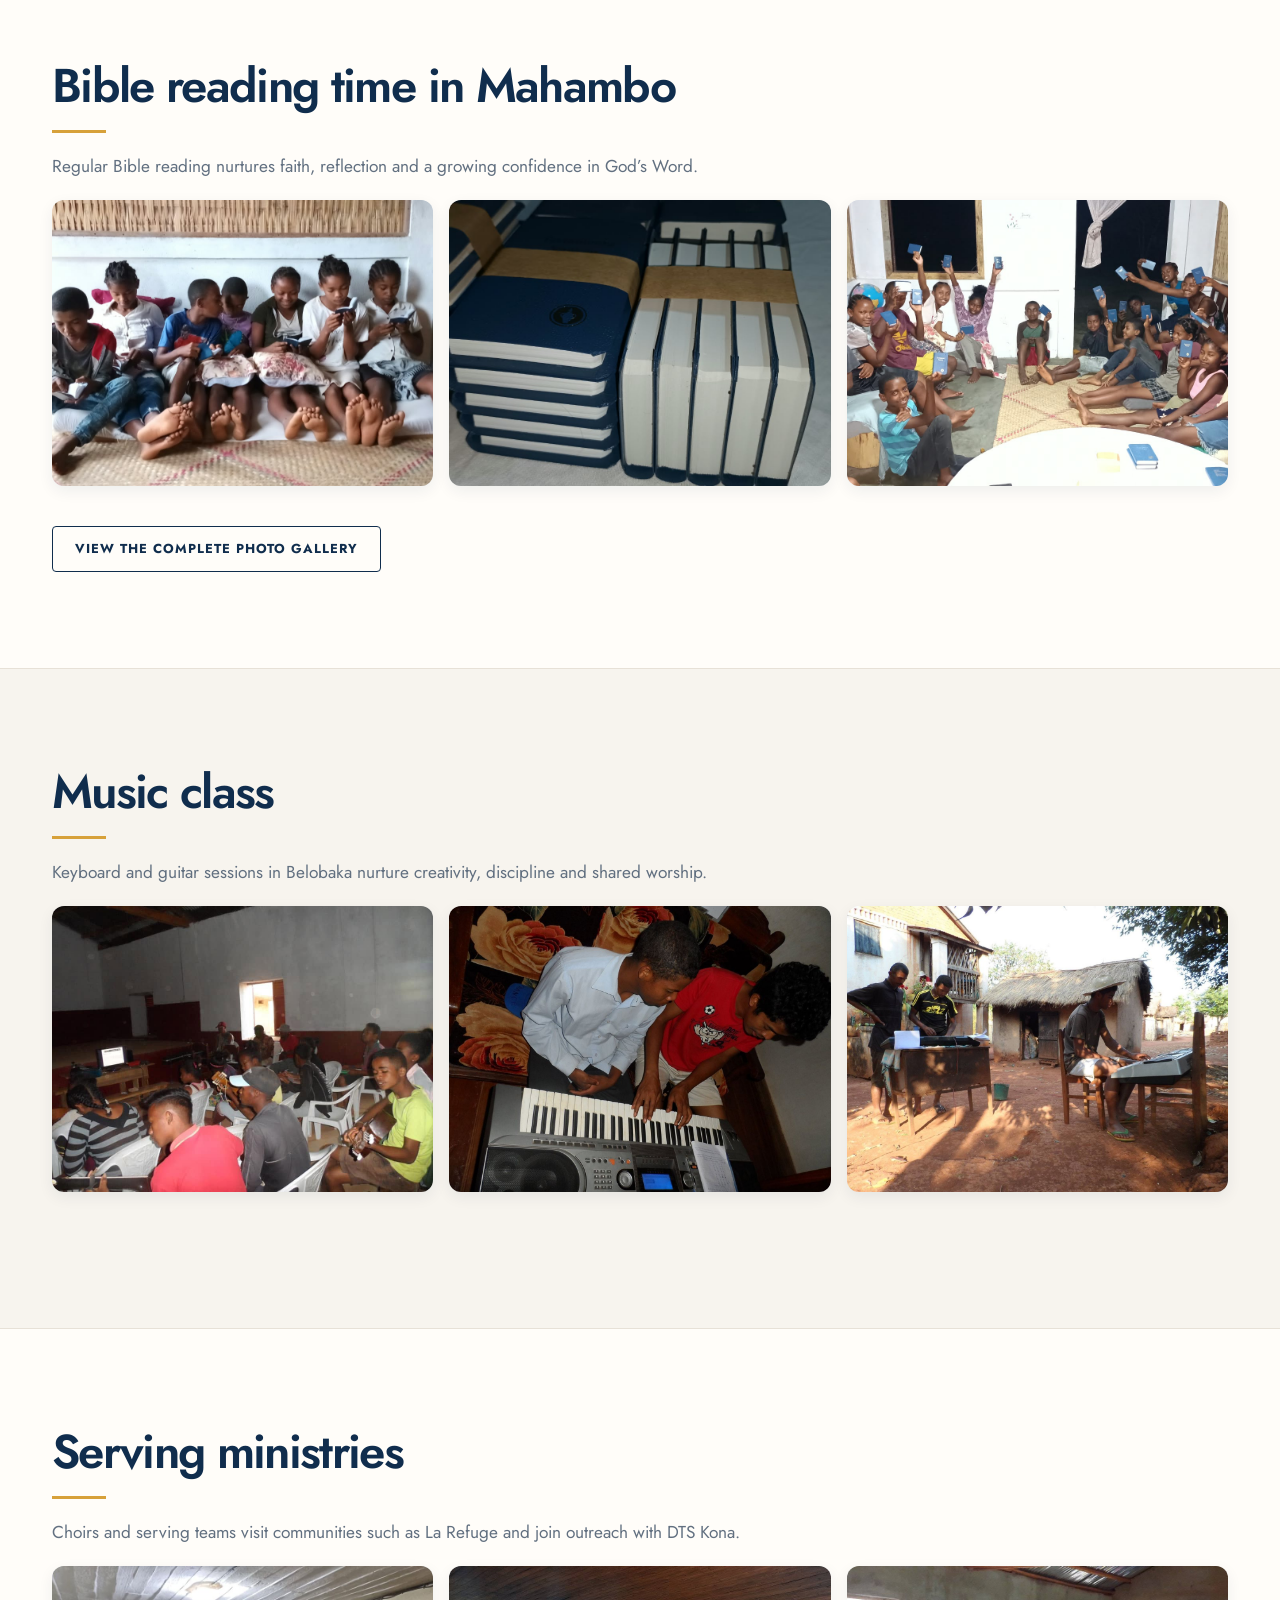
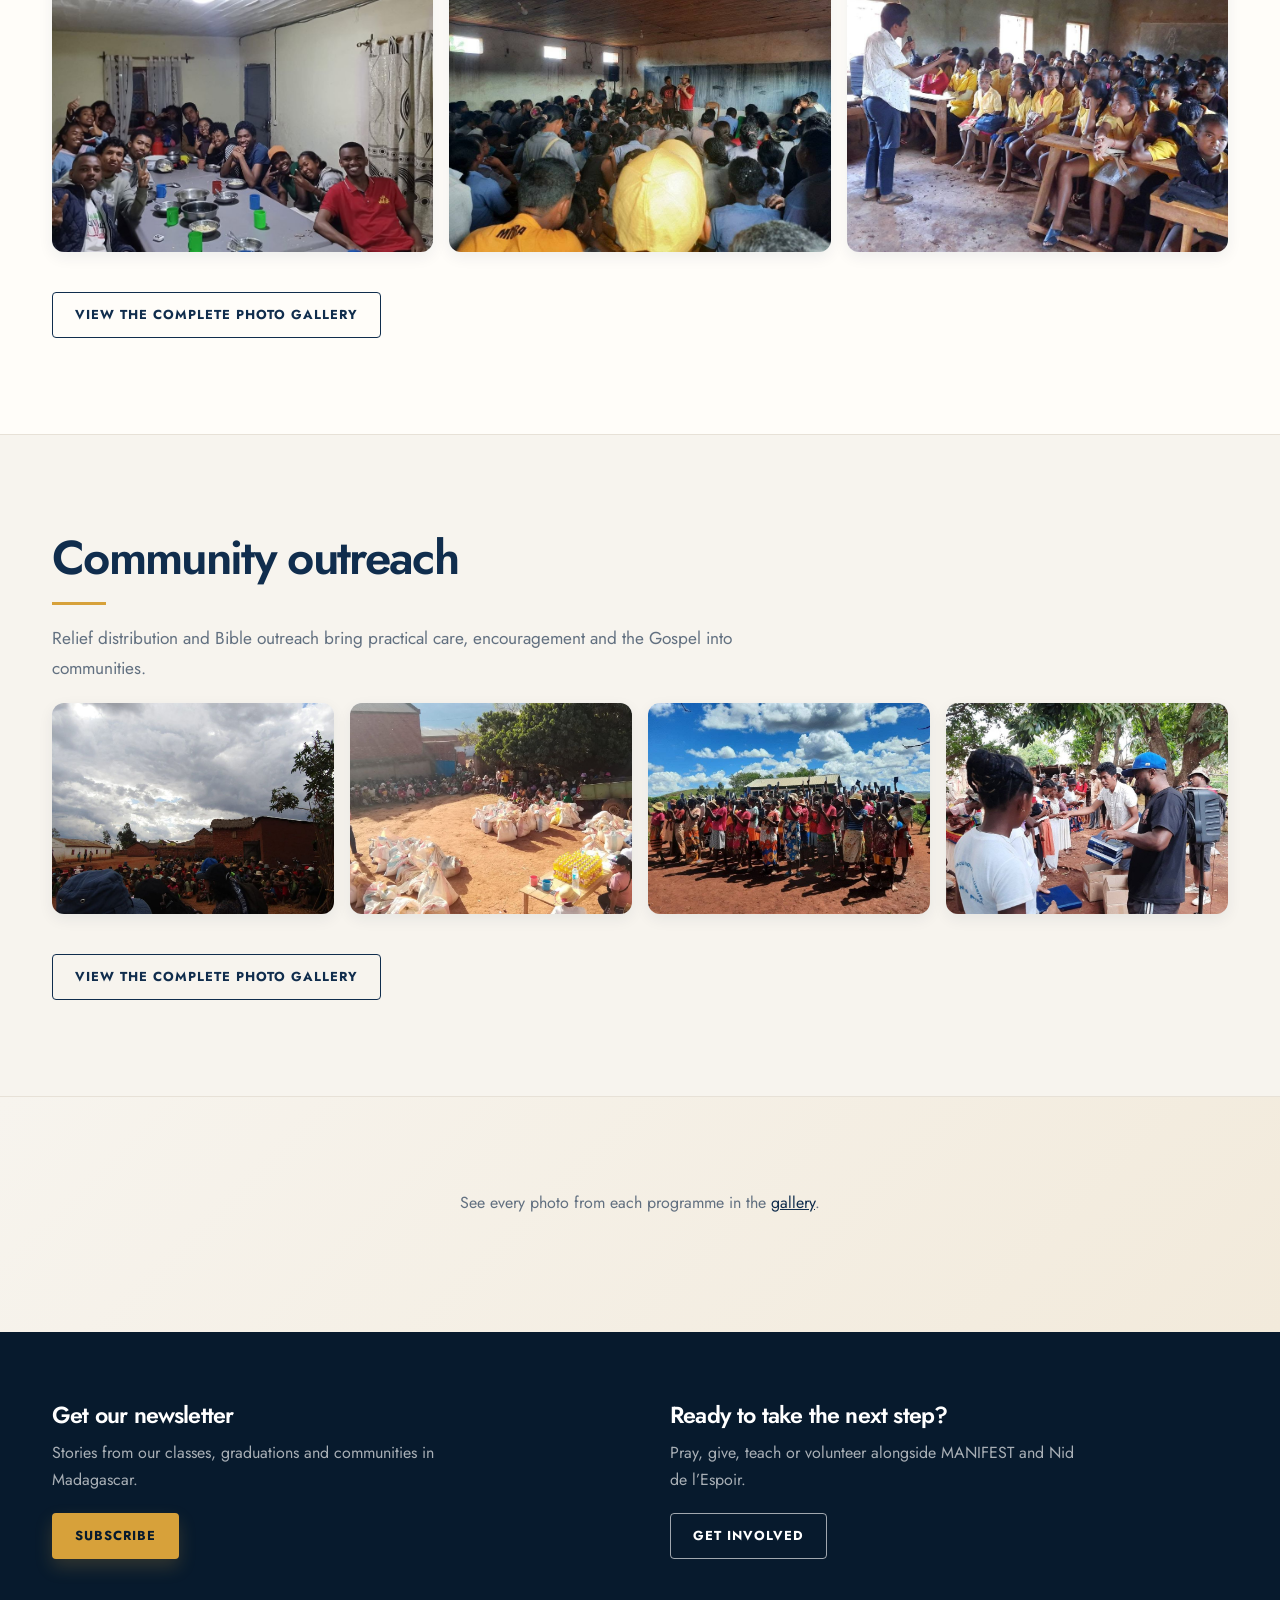
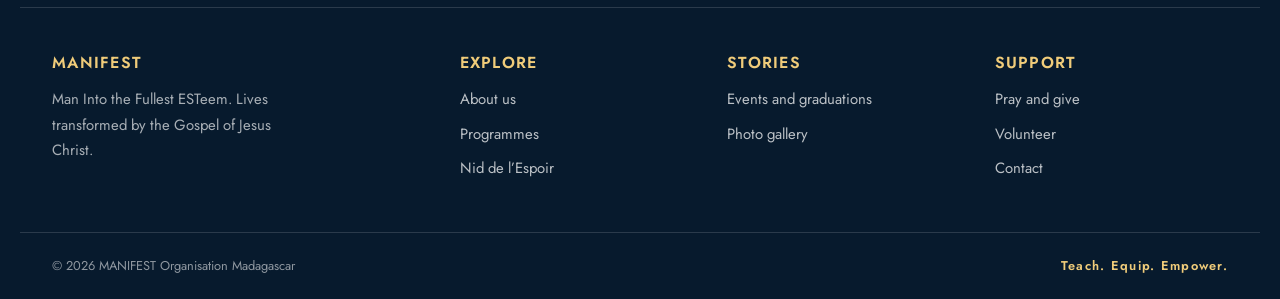
<file: programmes.html>
<!doctype html>
<html lang="en">
<head>
  <meta charset="utf-8">
  <meta name="viewport" content="width=device-width,initial-scale=1">
  <title>Programmes · MANIFEST Organisation Madagascar</title>
  <meta name="description" content="MANIFEST programmes: SMF literacy classes, English, kids ministry, sport, coding, music, serving ministries and community outreach.">
  <link rel="stylesheet" href="assets/css/style.css">
</head>
<body>

<header class="site-header">
  <div class="wrap nav-row">
    <a class="brand" href="index.html"><img src="assets/img/logo.png" alt="MANIFEST Organisation Madagascar"></a>
    <input type="checkbox" id="nav-toggle" class="nav-toggle" aria-label="Open menu">
    <label for="nav-toggle" class="burger" aria-hidden="true"><span></span></label>
    <nav class="main-nav"><a href="index.html">Home</a><a href="about.html">About</a><a href="programmes.html" class="active">Programmes</a><div class="nav-group"><button type="button" class="nav-parent" aria-haspopup="true">Ministries <span class="chev" aria-hidden="true"></span></button><div class="nav-sub"><div class="nav-box"><a href="index.html#loc-mahambo">MANIFEST Mahambo</a><a href="index.html#loc-antananarivo">MANIFEST Antananarivo</a><a href="index.html#loc-belobaka">MANIFEST Belobaka</a><a href="nid-de-lespoir.html">Nid de l’Espoir</a></div></div></div><a href="events.html">Events</a><a href="gallery.html">Gallery</a></nav>
    <a class="btn btn-gold nav-cta" href="get-involved.html#donate">Donate</a>
  </div>
</header>
<main>

<section class="page-hero">
  <div class="wrap">
    <h1>What we do</h1>
    <p>Literacy and English classes, kids ministry, sport, coding and music. Each programme meets people where they are.</p>
  </div>
</section>
<nav class="band programme-nav" aria-label="Programme sections">
  <div class="wrap">
    <a class="btn btn-ghost-dark" href="#smf">SMF</a>
    <a class="btn btn-ghost-dark" href="#english">English</a>
    <a class="btn btn-ghost-dark" href="#kids">Kids ministry</a>
    <a class="btn btn-ghost-dark" href="#sports">Sport</a>
    <a class="btn btn-ghost-dark" href="#coding">Digital skills</a>
    <a class="btn btn-ghost-dark" href="#life-skills">Life skills</a>
    <a class="btn btn-ghost-dark" href="#bible-reading">Bible reading</a>
    <a class="btn btn-ghost-dark" href="#music">Music</a>
    <a class="btn btn-ghost-dark" href="#serving">Serving</a>
    <a class="btn btn-ghost-dark" href="#outreach">Outreach</a>
  </div>
</nav>
<section class="band" id="smf"><div class="wrap">
  <h2>SMF: School of Life Sharing</h2>
  <p class="blurb">Sekoly Mizara Fiainana (SMF) combines literacy, life skills and relationship-based teaching in Mahambo, Belobaka, Mandrosoarivo and Andekaleka.</p>
  <div class="grid"><figure class="ph"><a href="assets/img/photos/smf2026-01.jpg" data-lb><img src="assets/img/photos/smf2026-01.jpg" alt="SMF literacy and life-skills classes" loading="lazy"></a></figure><figure class="ph"><a href="assets/img/photos/smf_belobaka-01.jpg" data-lb><img src="assets/img/photos/smf_belobaka-01.jpg" alt="SMF literacy and life-skills classes" loading="lazy"></a></figure><figure class="ph"><a href="assets/img/photos/smf_mandro-01.jpg" data-lb><img src="assets/img/photos/smf_mandro-01.jpg" alt="SMF literacy and life-skills classes" loading="lazy"></a></figure><figure class="ph"><a href="assets/img/photos/andekaleka-01.jpg" data-lb><img src="assets/img/photos/andekaleka-01.jpg" alt="SMF literacy and life-skills classes" loading="lazy"></a></figure></div>
  <div class="cta-row"><a class="btn btn-ghost-dark" href="gallery.html#g-smf">View the complete photo gallery</a></div>
</div></section>
<section class="band alt" id="english"><div class="wrap">
  <h2>English classes</h2>
  <p class="blurb">English lessons help children, young people and adults communicate confidently and access new opportunities across our communities.</p>
  <div class="grid"><figure class="ph"><a href="assets/img/photos/camp_english-01.jpg" data-lb><img src="assets/img/photos/camp_english-01.jpg" alt="MANIFEST English classes" loading="lazy"></a></figure><figure class="ph"><a href="assets/img/photos/eng_bel_2024-01.jpg" data-lb><img src="assets/img/photos/eng_bel_2024-01.jpg" alt="MANIFEST English classes" loading="lazy"></a></figure><figure class="ph"><a href="assets/img/photos/eng_mahambo-01.jpg" data-lb><img src="assets/img/photos/eng_mahambo-01.jpg" alt="MANIFEST English classes" loading="lazy"></a></figure><figure class="ph"><a href="assets/img/photos/eng_antan-02.jpg" data-lb><img src="assets/img/photos/eng_antan-02.jpg" alt="MANIFEST English classes" loading="lazy"></a></figure></div>
  <div class="cta-row"><a class="btn btn-ghost-dark" href="gallery.html#g-english">View the complete photo gallery</a></div>
</div></section>
<section class="band" id="kids"><div class="wrap">
  <h2>Kids ministry</h2>
  <p class="blurb">Bible teaching, games, encouragement and school visits create welcoming spaces where children can learn, belong and grow.</p>
  <div class="grid"><figure class="ph"><a href="assets/img/photos/kids_ministry_bel-01.jpg" data-lb><img src="assets/img/photos/kids_ministry_bel-01.jpg" alt="Kids ministry in Belobaka and Mandrosoarivo" loading="lazy"></a></figure><figure class="ph"><a href="assets/img/photos/kids_ministry_mand-01.jpg" data-lb><img src="assets/img/photos/kids_ministry_mand-01.jpg" alt="Kids ministry in Belobaka and Mandrosoarivo" loading="lazy"></a></figure><figure class="ph"><a href="assets/img/photos/kids_primary-01.jpg" data-lb><img src="assets/img/photos/kids_primary-01.jpg" alt="Kids ministry in Belobaka and Mandrosoarivo" loading="lazy"></a></figure><figure class="ph"><a href="assets/img/photos/kids_ministry_bel-04.jpg" data-lb><img src="assets/img/photos/kids_ministry_bel-04.jpg" alt="Kids ministry in Belobaka and Mandrosoarivo" loading="lazy"></a></figure></div>
  <div class="cta-row"><a class="btn btn-ghost-dark" href="gallery.html#g-kids">View the complete photo gallery</a></div>
</div></section>
<section class="band alt" id="sports"><div class="wrap">
  <h2>Sport</h2>
  <p class="blurb">Football and basketball build teamwork, discipline, confidence and leadership in Belobaka and Mahambo.</p>
  <div class="grid"><figure class="ph"><a href="assets/img/photos/sports-01.jpg" data-lb><img src="assets/img/photos/sports-01.jpg" alt="MANIFEST sport activities" loading="lazy"></a></figure><figure class="ph"><a href="assets/img/photos/sports-02.jpg" data-lb><img src="assets/img/photos/sports-02.jpg" alt="MANIFEST sport activities" loading="lazy"></a></figure><figure class="ph"><a href="assets/img/photos/sports-03.jpg" data-lb><img src="assets/img/photos/sports-03.jpg" alt="MANIFEST sport activities" loading="lazy"></a></figure><figure class="ph"><a href="assets/img/photos/mahambo_football-01.jpg" data-lb><img src="assets/img/photos/mahambo_football-01.jpg" alt="MANIFEST sport activities" loading="lazy"></a></figure></div>
  <div class="cta-row"><a class="btn btn-ghost-dark" href="gallery.html#g-mahambo-football">View the complete photo gallery</a></div>
</div></section>
<section class="band" id="coding"><div class="wrap">
  <h2>Digital, technical skills and identity</h2>
  <p class="blurb">Laptop-based coding, computer training, electronics and identity sessions equip young people for a changing world.</p>
  <div class="grid"><figure class="ph"><a href="assets/img/photos/coding-01.jpg" data-lb><img src="assets/img/photos/coding-01.jpg" alt="Digital, technical skills and identity at Campus Mitsinjo" loading="lazy"></a></figure><figure class="ph"><a href="assets/img/photos/identity-01.jpg" data-lb><img src="assets/img/photos/identity-01.jpg" alt="Digital, technical skills and identity at Campus Mitsinjo" loading="lazy"></a></figure><figure class="ph"><a href="assets/img/photos/mahambo_computer-01.jpg" data-lb><img src="assets/img/photos/mahambo_computer-01.jpg" alt="Digital, technical skills and identity at Campus Mitsinjo" loading="lazy"></a></figure><figure class="ph"><a href="assets/img/photos/mahambo_arduino-01.jpg" data-lb><img src="assets/img/photos/mahambo_arduino-01.jpg" alt="Digital, technical skills and identity at Campus Mitsinjo" loading="lazy"></a></figure></div>
  <div class="cta-row"><a class="btn btn-ghost-dark" href="gallery.html#g-coding">View the complete photo gallery</a></div>
</div></section>
<section class="band alt" id="life-skills"><div class="wrap">
  <h2>Life skills in Mahambo</h2>
  <p class="blurb">Practical sessions help young people apply knowledge, create with their hands and develop skills that support healthy and productive lives.</p>
  <div class="cards cards-3">
    <article class="card"><img src="assets/img/photos/mahambo-clean-water-06.jpg" alt="Students demonstrating a simple water filter in Mahambo" loading="lazy"><div class="body"><h3>Clean water</h3><p>Hands-on learning about simple filtration, safe water and caring for community health.</p></div></article>
    <article class="card"><img src="assets/img/photos/mahambo-handcrafts-10.jpg" alt="Handcraft activity in Mahambo" loading="lazy"><div class="body"><h3>Handcrafts</h3><p>Young people learn patience, creativity and practical techniques using local materials.</p></div></article>
    <article class="card"><img src="assets/img/photos/mahambo-pastry-14.jpg" alt="Pastry activity in Mahambo" loading="lazy"><div class="body"><h3>Cooking and pastry</h3><p>From preparation to decoration, pastry sessions turn teamwork and creativity into a practical skill with income potential.</p></div></article>
  </div>
  <div class="cta-row"><a class="btn btn-ghost-dark" href="gallery.html#g-life-skills">View the complete photo gallery</a></div>
</div></section>
<section class="band" id="bible-reading"><div class="wrap">
  <h2>Bible reading time in Mahambo</h2>
  <p class="blurb">Regular Bible reading nurtures faith, reflection and a growing confidence in God’s Word.</p>
  <div class="grid"><figure class="ph"><a href="assets/img/photos/mahambo-bible-reading-01.jpg" data-lb><img src="assets/img/photos/mahambo-bible-reading-01.jpg" alt="Bible reading time in Mahambo" loading="lazy"></a></figure><figure class="ph"><a href="assets/img/photos/mahambo-bible-reading-02.jpg" data-lb><img src="assets/img/photos/mahambo-bible-reading-02.jpg" alt="Bible reading time in Mahambo" loading="lazy"></a></figure><figure class="ph"><a href="assets/img/photos/mahambo-bible-reading-04.jpg" data-lb><img src="assets/img/photos/mahambo-bible-reading-04.jpg" alt="Bible reading time in Mahambo" loading="lazy"></a></figure></div>
  <div class="cta-row"><a class="btn btn-ghost-dark" href="gallery.html#g-bible-reading">View the complete photo gallery</a></div>
</div></section>
<section class="band alt" id="music"><div class="wrap">
  <h2>Music class</h2>
  <p class="blurb">Keyboard and guitar sessions in Belobaka nurture creativity, discipline and shared worship.</p>
  <div class="grid"><figure class="ph"><a href="assets/img/photos/music-01.jpg" data-lb><img src="assets/img/photos/music-01.jpg" alt="Music class in Belobaka" loading="lazy"></a></figure><figure class="ph"><a href="assets/img/photos/music-02.jpg" data-lb><img src="assets/img/photos/music-02.jpg" alt="Music class in Belobaka" loading="lazy"></a></figure><figure class="ph"><a href="assets/img/photos/music-03.jpg" data-lb><img src="assets/img/photos/music-03.jpg" alt="Music class in Belobaka" loading="lazy"></a></figure></div>
</div></section>
<section class="band" id="serving"><div class="wrap">
  <h2>Serving ministries</h2>
  <p class="blurb">Choirs and serving teams visit communities such as La Refuge and join outreach with DTS Kona.</p>
  <div class="grid"><figure class="ph"><a href="assets/img/photos/serving-01.jpg" data-lb><img src="assets/img/photos/serving-01.jpg" alt="MANIFEST serving ministries" loading="lazy"></a></figure><figure class="ph"><a href="assets/img/photos/dts_kona-01.jpg" data-lb><img src="assets/img/photos/dts_kona-01.jpg" alt="MANIFEST serving ministries" loading="lazy"></a></figure><figure class="ph"><a href="assets/img/photos/dts_kona-02.jpg" data-lb><img src="assets/img/photos/dts_kona-02.jpg" alt="MANIFEST serving ministries" loading="lazy"></a></figure></div>
  <div class="cta-row"><a class="btn btn-ghost-dark" href="gallery.html#g-serving">View the complete photo gallery</a></div>
</div></section>
<section class="band alt" id="outreach"><div class="wrap">
  <h2>Community outreach</h2>
  <p class="blurb">Relief distribution and Bible outreach bring practical care, encouragement and the Gospel into communities.</p>
  <div class="grid"><figure class="ph"><a href="assets/img/photos/covid-01.jpg" data-lb><img src="assets/img/photos/covid-01.jpg" alt="Community outreach in Belobaka and Mandrosoarivo" loading="lazy"></a></figure><figure class="ph"><a href="assets/img/photos/covid-02.jpg" data-lb><img src="assets/img/photos/covid-02.jpg" alt="Community outreach in Belobaka and Mandrosoarivo" loading="lazy"></a></figure><figure class="ph"><a href="assets/img/photos/bible-01.jpg" data-lb><img src="assets/img/photos/bible-01.jpg" alt="Community outreach in Belobaka and Mandrosoarivo" loading="lazy"></a></figure><figure class="ph"><a href="assets/img/photos/bible-02.jpg" data-lb><img src="assets/img/photos/bible-02.jpg" alt="Community outreach in Belobaka and Mandrosoarivo" loading="lazy"></a></figure></div>
  <div class="cta-row"><a class="btn btn-ghost-dark" href="gallery.html#g-outreach">View the complete photo gallery</a></div>
</div></section>
<section class="cta-band">
  <div class="wrap">
    <p>See every photo from each programme in the <a href="gallery.html">gallery</a>.</p>
  </div>
</section>

</main>

<footer class="site-footer">
  <div class="wrap foot-top">
    <div class="newsletter">
      <h3>Get our newsletter</h3>
      <p>Stories from our classes, graduations and communities in Madagascar.</p>
      <a class="btn btn-gold" href="get-involved.html#contact">Subscribe</a>
    </div>
    <div class="next-step">
      <h3>Ready to take the next step?</h3>
      <p>Pray, give, teach or volunteer alongside MANIFEST and Nid de l’Espoir.</p>
      <a class="btn btn-ghost" href="get-involved.html">Get involved</a>
    </div>
  </div>
  <div class="wrap foot-cols">
    <div>
      <h4>MANIFEST</h4>
      <p>Man Into the Fullest ESTeem. Lives transformed by the Gospel of Jesus Christ.</p>
    </div>
    <div>
      <h4>Explore</h4>
      <a href="about.html">About us</a>
      <a href="programmes.html">Programmes</a>
      <a href="nid-de-lespoir.html">Nid de l’Espoir</a>
    </div>
    <div>
      <h4>Stories</h4>
      <a href="events.html">Events and graduations</a>
      <a href="gallery.html">Photo gallery</a>
    </div>
    <div>
      <h4>Support</h4>
      <a href="get-involved.html">Pray and give</a>
      <a href="get-involved.html">Volunteer</a>
      <a href="get-involved.html#contact">Contact</a>
    </div>
  </div>
  <div class="wrap foot-bottom">
    <span>&copy; 2026 MANIFEST Organisation Madagascar</span>
    <span class="tagline">Teach. Equip. Empower.</span>
  </div>
</footer>
<script src="assets/js/lightbox.js" defer></script>
<script src="assets/js/nav.js" defer></script>
</body>
</html>
</file>
<file: assets/css/style.css>
@font-face{font-family:Jost;src:url(../fonts/jost/Jost-Light.woff2) format("woff2");font-weight:300;font-style:normal;font-display:swap}
@font-face{font-family:Jost;src:url(../fonts/jost/Jost-Regular.woff2) format("woff2");font-weight:400;font-style:normal;font-display:swap}
@font-face{font-family:Jost;src:url(../fonts/jost/Jost-Medium.woff2) format("woff2");font-weight:500;font-style:normal;font-display:swap}
@font-face{font-family:Jost;src:url(../fonts/jost/Jost-SemiBold.woff2) format("woff2");font-weight:600;font-style:normal;font-display:swap}
@font-face{font-family:Jost;src:url(../fonts/jost/Jost-Bold.woff2) format("woff2");font-weight:700;font-style:normal;font-display:swap}

:root{
  --navy:#102d4d;
  --navy-2:#071a2d;
  --navy-3:#183e64;
  --gold:#d7a13a;
  --gold-light:#f0cc7a;
  --cream:#f7f4ee;
  --paper:#fffdf9;
  --ink:#182431;
  --muted:#627080;
  --line:#e7e1d7;
  --shadow:0 20px 50px rgba(16,45,77,.11);
  --shadow-soft:0 10px 28px rgba(16,45,77,.08);
  --radius:18px;
  --header-height:84px;
}

*{box-sizing:border-box}
html{scroll-behavior:smooth;scroll-padding-top:calc(var(--header-height) + 24px)}
body{margin:0;background:var(--paper);color:var(--ink);font-family:Jost,system-ui,sans-serif;font-size:16px;font-weight:400;line-height:1.7;-webkit-font-smoothing:antialiased}
body:has(.lightbox.open){overflow:hidden}
img{max-width:100%;height:auto}
a{color:var(--navy)}
button,input{font:inherit}
::selection{background:var(--gold-light);color:var(--navy-2)}

.wrap{width:min(1240px,100%);margin:0 auto;padding:0 32px}
.band,.cta-band,.stats,.page-hero,.hero{scroll-margin-top:calc(var(--header-height) + 24px)}

/* Header and navigation */
.site-header{position:sticky;top:0;z-index:50;background:rgba(255,253,249,.94);border-bottom:1px solid rgba(16,45,77,.1);backdrop-filter:blur(18px);box-shadow:0 4px 20px rgba(16,45,77,.04)}
.nav-row{display:flex;align-items:center;gap:28px;min-height:var(--header-height)}
.brand{display:inline-flex;align-items:center;flex:none}
.brand img{display:block;width:auto;height:58px}
.main-nav{display:flex;align-items:center;justify-content:flex-end;gap:24px;min-width:0;flex:1;margin-left:auto}
.main-nav a,.nav-parent,.more-btn{position:relative;color:var(--navy);font-size:14px;font-weight:600;letter-spacing:.035em;text-decoration:none;white-space:nowrap}
.main-nav>a{padding:7px 0}
.main-nav>a::after,.nav-parent::after,.more-btn::after{content:"";position:absolute;right:0;bottom:0;left:0;height:2px;background:var(--gold);transform:scaleX(0);transform-origin:right center;transition:transform .25s ease}
.main-nav>a:hover::after,.main-nav>a.active::after,.nav-group:hover .nav-parent::after,.nav-group:focus-within .nav-parent::after,.more-wrap.open .more-btn::after{transform:scaleX(1);transform-origin:left center}
.nav-toggle{display:none}
.burger{display:none;margin-left:auto;padding:12px;cursor:pointer}
.burger span,.burger span::before,.burger span::after{display:block;position:relative;width:25px;height:2px;border-radius:2px;background:var(--navy);transition:transform .2s,background .2s}
.burger span::before,.burger span::after{content:"";position:absolute;left:0}
.burger span::before{top:-8px}.burger span::after{top:8px}
.nav-group,.more-wrap{position:relative;flex:none}
.nav-parent,.more-btn{display:flex;align-items:center;gap:8px;padding:7px 0;border:0;background:none;cursor:pointer}
.chev{display:inline-block;width:7px;height:7px;margin:0 0 4px 1px;border-right:1.5px solid currentColor;border-bottom:1.5px solid currentColor;transform:rotate(45deg);transition:transform .2s}
.nav-group:hover .chev,.nav-group:focus-within .chev,.nav-group.open .chev,.more-wrap.open .chev{margin-top:4px;margin-bottom:0;transform:rotate(-135deg)}
.nav-sub,.more-menu{display:none;position:absolute;right:0;top:100%;z-index:60;padding-top:16px}
.nav-group:hover .nav-sub,.nav-group:focus-within .nav-sub,.nav-group.open .nav-sub,.more-wrap.open .more-menu{display:block}
.nav-box,.more-menu{min-width:260px;padding:9px;background:rgba(255,253,249,.98);border:1px solid var(--line);border-radius:14px;box-shadow:var(--shadow)}
.nav-box a,.more-menu a{display:block;padding:11px 14px;border:0!important;border-radius:9px;color:var(--navy);font-size:14px;line-height:1.35;white-space:normal}
.nav-box a:hover,.more-menu a:hover{background:var(--cream)}
.more-wrap[hidden]{display:none}

/* Buttons */
.btn{display:inline-flex;align-items:center;justify-content:center;min-height:46px;padding:11px 22px;border:1px solid transparent;border-radius:4px;font-size:13px;font-weight:700;letter-spacing:.075em;line-height:1.2;text-decoration:none;text-transform:uppercase;cursor:pointer;transition:transform .2s ease,background .2s ease,border-color .2s ease,box-shadow .2s ease}
.btn:hover{transform:translateY(-2px)}
.btn-gold{background:var(--gold);color:var(--navy-2);box-shadow:0 8px 18px rgba(215,161,58,.2)}
.btn-gold:hover{background:var(--gold-light);color:var(--navy-2)}
.btn-navy{background:var(--navy);color:#fff;box-shadow:0 8px 18px rgba(16,45,77,.17)}
.btn-navy:hover{background:var(--navy-2);color:#fff}
.btn-ghost{border-color:rgba(255,255,255,.62);color:#fff}
.btn-ghost:hover{background:rgba(255,255,255,.1);color:#fff}
.btn-ghost-dark{border-color:var(--navy);color:var(--navy)}
.btn-ghost-dark:hover{background:var(--navy);color:#fff}
.nav-cta{flex:none;min-height:42px;padding-inline:18px}

/* Type and hero sections */
h1,h2,h3,h4{margin-top:0;font-family:Jost,system-ui,sans-serif;font-weight:600;letter-spacing:-.035em;line-height:1.14;color:var(--navy)}
h1{font-size:clamp(2.9rem,6vw,5.8rem);margin-bottom:22px}
h2{font-size:clamp(2rem,3.7vw,3.3rem);margin-bottom:18px}
h3{font-size:1.35rem;margin-bottom:10px}
h4{font-size:1rem;letter-spacing:.08em;text-transform:uppercase}
p{margin:0 0 1.1em}
.lead{max-width:680px;font-size:clamp(1.08rem,1.6vw,1.3rem);line-height:1.65}
.blurb{max-width:760px;color:var(--muted);font-size:1.08rem;line-height:1.75}
.page-hero{position:relative;overflow:hidden;padding:112px 0 102px;background:var(--navy);color:#fff}
.page-hero::before{content:"";position:absolute;top:-180px;right:-80px;width:480px;height:480px;border:1px solid rgba(215,161,58,.3);border-radius:50%;box-shadow:0 0 0 28px rgba(215,161,58,.05),0 0 0 58px rgba(215,161,58,.035)}
.page-hero::after{content:"";position:absolute;right:18%;bottom:-1px;width:130px;height:3px;background:var(--gold)}
.page-hero .wrap{position:relative;z-index:1}
.page-hero h1{max-width:850px;color:#fff;font-size:clamp(2.8rem,6vw,5.1rem)}
.page-hero p{max-width:720px;color:rgba(255,255,255,.83);font-size:1.13rem}
.page-hero p:last-child{margin-bottom:0}
.page-hero strong{color:var(--gold-light);font-weight:600}
.hero{position:relative;display:flex;align-items:flex-end;min-height:680px;background:#193652 center/cover no-repeat;color:#fff}
.hero::before{content:"";position:absolute;inset:0;background:linear-gradient(90deg,rgba(7,26,45,.94) 0%,rgba(7,26,45,.66) 48%,rgba(7,26,45,.1) 100%)}
.hero::after{content:"";position:absolute;inset:auto 0 0;height:14%;background:linear-gradient(transparent,rgba(7,26,45,.32))}
.hero-inner{position:relative;z-index:1;padding-top:150px;padding-bottom:92px}
.hero-inner h1{max-width:800px;color:#fff}
.hero .lead{color:rgba(255,255,255,.91)}
.cta-row{display:flex;flex-wrap:wrap;gap:14px;margin-top:30px}
.cta-row.center{justify-content:center}
.oneline{white-space:nowrap}

/* Content sections */
section.band{padding:96px 0;border-bottom:1px solid var(--line);background:var(--paper)}
section.band.alt{background:var(--cream)}
section.band> .wrap>h2::after,section.band> .wrap>.split h2::after{content:"";display:block;width:54px;height:3px;margin-top:17px;background:var(--gold)}
.split{display:grid;grid-template-columns:minmax(0,1.02fr) minmax(0,.98fr);gap:72px;align-items:center}
.split>img{display:block;width:100%;max-height:590px;object-fit:cover;object-position:center;border-radius:var(--radius);box-shadow:var(--shadow)}
.split h3{margin-top:28px;margin-bottom:7px;font-size:1.1rem;letter-spacing:.06em;text-transform:uppercase}
.split h3:first-of-type{margin-top:26px}

.cards{display:grid;grid-template-columns:repeat(auto-fit,minmax(250px,1fr));gap:24px;margin-top:36px}
.cards-4{grid-template-columns:repeat(4,minmax(0,1fr))}
.cards-3{grid-template-columns:repeat(3,minmax(0,1fr))}
.card{display:flex;flex-direction:column;overflow:hidden;min-width:0;background:#fff;border:1px solid rgba(16,45,77,.1);border-radius:var(--radius);box-shadow:var(--shadow-soft);transition:transform .25s ease,box-shadow .25s ease,border-color .25s ease}
.card:hover{transform:translateY(-5px);border-color:rgba(215,161,58,.65);box-shadow:var(--shadow)}
.card img{display:block;width:100%;height:230px;object-fit:cover;object-position:center;border-radius:0}
.card .body{display:flex;flex:1;flex-direction:column;padding:26px}
.card h3{margin-bottom:9px}
.card p{margin:0;color:var(--muted);font-size:.97rem;line-height:1.65}
.card-link{color:inherit;text-decoration:none}
.card-link .more{display:inline-block;margin-top:auto;padding-top:18px;color:var(--navy);font-size:.82rem;font-weight:700;letter-spacing:.08em;text-transform:uppercase}
.card-link .more::first-letter{color:var(--gold)}

/* Facts, values and diagrams */
ul.facts{display:block;width:100%;max-width:none;margin:24px 0 0;padding:0;list-style:none}
ul.facts li{position:relative;padding:12px 0 12px 26px;color:var(--muted);line-height:1.6}
ul.facts li::before{content:"";position:absolute;top:22px;left:2px;width:7px;height:7px;border-radius:50%;background:var(--gold)}
ul.facts li b{color:var(--navy);font-weight:600}
.facts+.blurb{margin-top:36px}
.values{display:grid;grid-template-columns:repeat(2,minmax(0,1fr));gap:20px;margin-top:36px}
.value{padding:28px;background:#fff;border:1px solid var(--line);border-radius:var(--radius);box-shadow:0 7px 20px rgba(16,45,77,.04)}
.value h3{margin-bottom:6px}
.value .ref{margin-bottom:12px;color:#a8751f;font-size:.87rem;font-weight:600}
.value p:last-child{margin-bottom:0;color:var(--muted);font-size:.96rem}
.dream-close{margin:30px 0 0;color:var(--navy);font-size:1.3rem;font-weight:600}
.flow{max-width:none;margin:48px auto 10px;text-align:center}
.flow .box{position:relative;z-index:1;display:flex;min-height:84px;flex-direction:column;align-items:center;justify-content:center;padding:14px 10px;border:1px solid rgba(215,161,58,.48);border-radius:8px;background:var(--navy);box-shadow:0 9px 22px rgba(16,45,77,.13);color:#fff;font-weight:600;letter-spacing:.04em}
.pathway-steps{position:relative;display:grid;grid-template-columns:repeat(6,minmax(0,1fr));gap:22px;align-items:stretch}
.pathway-steps::before{content:"";position:absolute;z-index:0;top:50%;right:4%;left:4%;height:2px;background:linear-gradient(90deg,transparent,var(--gold) 7%,var(--gold) 93%,transparent)}
.pathway-steps .box small{display:block;margin-bottom:5px;color:var(--gold-light);font-size:.67rem;letter-spacing:.16em}
.pathway-steps .box:not(:last-child)::after{content:"›";position:absolute;top:50%;right:-22px;width:22px;background:var(--cream);color:var(--gold);font-size:1.65rem;line-height:1;transform:translateY(-52%)}
.pathway-bridge{display:flex;flex-direction:column;align-items:center;margin:20px 0 15px;color:#a8751f}
.pathway-bridge span{font-size:.72rem;font-weight:700;letter-spacing:.14em;text-transform:uppercase}
.pathway-bridge b{font-size:1.6rem;line-height:1.15}
.pathway-reach{display:grid;grid-template-columns:repeat(4,minmax(0,1fr));gap:14px;max-width:880px;margin:0 auto}
.pathway-reach .box{min-height:58px;background:#fff;color:var(--navy);box-shadow:0 6px 16px rgba(16,45,77,.07);font-size:.84rem}
.flow-end{margin:28px 0 0;color:var(--navy);font-size:1.2rem;font-style:italic;font-weight:600;text-align:center}
.focus-block{margin-top:34px;padding-top:24px;border-top:1px solid var(--line)}
.focus-block h3{margin-bottom:6px}
.focus-tag{margin:0 0 12px;color:var(--muted);font-size:.9rem}

/* Homepage modules */
.tiles-band{padding:0;background:var(--navy-2)}
.tiles{display:grid;grid-template-columns:repeat(4,1fr)}
.tile{position:relative;display:block;height:390px;overflow:hidden;border-right:1px solid rgba(255,255,255,.18);text-decoration:none}
.tile:last-child{border-right:0}
.tile img{display:block;width:100%;height:100%;object-fit:cover;object-position:center;transition:transform .6s ease,filter .6s ease}
.tile::after{content:"";position:absolute;inset:0;background:linear-gradient(180deg,rgba(7,26,45,.05) 27%,rgba(7,26,45,.9) 100%)}
.tile:hover img{transform:scale(1.06);filter:saturate(1.08)}
.tile-label{position:absolute;right:24px;bottom:26px;left:24px;z-index:1;color:#fff;font-size:1.8rem;line-height:1.12}
.tile-label small{display:block;margin-bottom:7px;color:var(--gold-light);font-size:.72rem;font-weight:700;letter-spacing:.16em;text-transform:uppercase}
.intro-band{text-align:center}
.intro-band .blurb{margin-right:auto;margin-left:auto}
.photo-row{display:grid;grid-template-columns:repeat(4,1fr);gap:16px;margin-top:42px}
.photo-row img{display:block;width:100%;height:280px;object-fit:cover;object-position:center;border-radius:12px;box-shadow:var(--shadow-soft)}
.quote-band{padding:100px 0;background:var(--navy);color:#fff;text-align:center}
.quote{max-width:920px;margin:0 auto;color:#fff;font-size:clamp(1.8rem,3.7vw,3rem);font-weight:400;line-height:1.35}
.quote strong{color:var(--gold-light);font-weight:500}
.quote-src{margin:25px 0 0;color:var(--gold-light);font-size:.75rem;font-weight:700;letter-spacing:.18em;text-transform:uppercase}
.stats{padding:64px 0;background:var(--navy-2);color:#fff}
.stats .wrap{display:grid;grid-template-columns:repeat(4,1fr);gap:28px;text-align:center}
.stats .num{display:block;color:var(--gold-light);font-size:clamp(2.4rem,4vw,3.7rem);font-weight:500;line-height:1.1}
.stats .lbl{display:block;margin:10px auto 0;max-width:180px;color:rgba(255,255,255,.76);font-size:.88rem;line-height:1.5}

/* Location accordions and galleries */
.loc{margin-bottom:16px;overflow:hidden;background:#fff;border:1px solid var(--line);border-radius:14px;box-shadow:0 4px 14px rgba(16,45,77,.035);scroll-margin-top:calc(var(--header-height) + 24px)}
.loc summary{display:flex;align-items:center;gap:18px;padding:22px 26px;color:var(--navy);font-weight:600;cursor:pointer;list-style:none}
.loc summary::-webkit-details-marker{display:none}
.loc summary::after{content:"+";margin-left:auto;color:var(--gold);font-size:1.8rem;font-weight:300;line-height:1}
.loc[open] summary::after{content:"−"}
.loc summary:hover{background:var(--cream)}
.loc-name{font-size:1.3rem}
.loc-place{color:var(--muted);font-size:.9rem;font-weight:400}
.loc-body{padding:0 26px 26px}
.loc-body .blurb{margin-top:0}
.grid{display:grid;grid-template-columns:repeat(auto-fit,minmax(210px,1fr));gap:16px;margin:18px 0 40px}
.ph{position:relative;margin:0;overflow:hidden;border-radius:12px;background:#edf0f2;box-shadow:0 5px 15px rgba(16,45,77,.07)}
.ph a{display:block;height:100%}
.ph img{display:block;width:100%;aspect-ratio:4/3;object-fit:cover;object-position:center;transition:transform .45s ease,filter .45s ease}
.ph:hover img{transform:scale(1.04);filter:saturate(1.08)}
.coll{margin-top:38px}
.coll h3{margin-bottom:14px;color:var(--navy);font-size:1.1rem;letter-spacing:.04em}
.loc-nav{display:flex;flex-wrap:wrap;gap:10px;margin:22px 0 30px}
.loc-nav a{padding:9px 16px;border:1px solid rgba(16,45,77,.32);border-radius:100px;color:var(--navy);font-size:.83rem;font-weight:600;letter-spacing:.04em;text-decoration:none;transition:background .2s,color .2s}
.loc-nav a:hover{border-color:var(--navy);background:var(--navy);color:#fff}

/* Contact, budget and footer */
.contact-box{max-width:760px;padding:32px 34px;background:var(--navy);border:1px solid rgba(215,161,58,.35);border-radius:var(--radius);box-shadow:var(--shadow);color:#fff}
.contact-box p{margin:0 0 22px;color:rgba(255,255,255,.83);line-height:1.85}
.contact-box p:last-child{margin-bottom:0}
.contact-box strong{color:var(--gold-light);font-weight:600}
.contact-box a{color:var(--gold-light)}
.budget{width:100%;margin:18px 0 28px;border-collapse:collapse;background:#fff;font-size:.94rem}
.budget th,.budget td{padding:12px 14px;border-bottom:1px solid var(--line);text-align:left;vertical-align:top}
.budget th{background:var(--cream);color:var(--navy);font-weight:600}
.cta-band{padding:92px 0;background:linear-gradient(135deg,var(--cream) 0%,#f2eadb 100%);text-align:center}
.cta-band h2{margin-bottom:12px}
.cta-band p{max-width:680px;margin:0 auto 24px;color:var(--muted)}
.site-footer{padding-top:70px;background:var(--navy-2);color:rgba(255,255,255,.78)}
.foot-top{display:grid;grid-template-columns:1fr 1fr;gap:60px;padding-bottom:48px;border-bottom:1px solid rgba(255,255,255,.14)}
.foot-top h3{color:#fff;font-size:1.45rem}
.foot-top p{max-width:420px;margin-bottom:20px;color:rgba(255,255,255,.65)}
.foot-cols{display:grid;grid-template-columns:1.6fr 1fr 1fr 1fr;gap:34px;padding-top:46px;padding-bottom:42px}
.foot-cols h4{margin-bottom:15px;color:var(--gold-light)}
.foot-cols p{max-width:260px;margin:0;color:rgba(255,255,255,.65);font-size:.93rem}
.foot-cols a{display:block;margin-bottom:9px;color:rgba(255,255,255,.73);font-size:.93rem;text-decoration:none;transition:color .2s}
.foot-cols a:hover{color:var(--gold-light)}
.foot-bottom{display:flex;justify-content:space-between;flex-wrap:wrap;gap:12px;padding-top:22px;padding-bottom:22px;border-top:1px solid rgba(255,255,255,.14);color:rgba(255,255,255,.55);font-size:.8rem}
.tagline{color:var(--gold-light);font-weight:600;letter-spacing:.1em}

/* Lightbox */
.lightbox{position:fixed;inset:0;z-index:100;display:none;align-items:center;justify-content:center;padding:34px;background:rgba(7,26,45,.94)}
.lightbox.open{display:flex}
.lightbox img{display:block;max-width:min(1200px,100%);max-height:88vh;border:1px solid rgba(255,255,255,.2);border-radius:10px;box-shadow:0 25px 80px rgba(0,0,0,.35)}
.lightbox button{position:absolute;top:16px;right:22px;padding:4px 10px;border:0;background:none;color:#fff;font-size:42px;font-weight:300;line-height:1;cursor:pointer}

/* Focus and reduced motion */
:focus-visible{outline:3px solid var(--gold);outline-offset:4px}
a[data-lb]:focus-visible{outline-offset:6px}
@media (prefers-reduced-motion:reduce){html{scroll-behavior:auto}.btn,.card,.tile img,.ph img{transition:none}}

/* Responsive layout */
@media (max-width:1080px){
  .nav-row{gap:20px}
  .main-nav{gap:15px}
  .main-nav a,.nav-parent,.more-btn{font-size:13px}
  .nav-cta{padding-inline:15px}
  .cards-4{grid-template-columns:repeat(2,minmax(0,1fr))}
}

@media (max-width:900px){
  :root{--header-height:72px}
  .wrap{padding-inline:24px}
  .brand img{height:52px}
  .burger{display:block}
  .nav-cta{display:inline-flex;min-height:38px;padding:8px 12px;font-size:11px}
  .nav-row{flex-wrap:wrap;padding-top:10px;padding-bottom:10px}
  .main-nav{display:none;order:3;flex:0 0 100%;width:100%;align-items:stretch;flex-direction:column;gap:0;margin:0;padding:8px 0 4px;border-top:1px solid var(--line)}
  .nav-toggle:checked~.main-nav{display:flex}
  .main-nav>a,.main-nav>.nav-group{width:100%}
  .main-nav>a{padding:13px 0;border-bottom:1px solid var(--line)}
  .main-nav>a::after{display:none}
  .nav-group{width:100%}
  .nav-parent{width:100%;justify-content:space-between;padding:13px 0;border-bottom:1px solid var(--line)}
  .nav-parent::after{display:none}
  .nav-sub{position:static;display:block;padding:0 0 0 16px}
  .nav-box{min-width:0;padding:0;border:0;border-radius:0;box-shadow:none;background:transparent}
  .nav-box a{padding:12px 0;border-bottom:1px solid var(--line)!important;border-radius:0}
  .more-wrap{display:none!important}
  .hero{min-height:600px}
  .hero-inner{padding-top:120px;padding-bottom:72px}
  .hero h1{font-size:clamp(2.8rem,8vw,4.5rem)}
  .page-hero{padding:88px 0 78px}
  section.band{padding:76px 0}
  .split{grid-template-columns:1fr;gap:42px}
  .split>img{max-height:450px}
  .photo-row{grid-template-columns:repeat(2,1fr)}
  .photo-row img{height:250px}
  .stats .wrap{grid-template-columns:repeat(2,1fr)}
  .foot-top{grid-template-columns:1fr;gap:32px}
  .foot-cols{grid-template-columns:repeat(2,1fr)}
}

@media (max-width:640px){
  .wrap{padding-inline:18px}
  h1{font-size:clamp(2.45rem,12vw,3.6rem)}
  h2{font-size:clamp(1.9rem,9vw,2.7rem)}
  .page-hero{padding:72px 0 64px}
  .page-hero::before{right:-260px}
  .hero{min-height:560px}
  .hero-inner{padding-top:100px;padding-bottom:62px}
  .oneline{white-space:normal}
  section.band{padding:62px 0}
  .cards,.cards-3,.cards-4{grid-template-columns:1fr}
  .values{grid-template-columns:1fr}
  .meaning{grid-template-columns:1fr}
  .tiles{grid-template-columns:1fr 1fr}
  .tile{height:260px}
  .tile-label{right:16px;bottom:18px;left:16px;font-size:1.4rem}
  .photo-row{grid-template-columns:1fr}
  .photo-row img{height:240px}
  .quote-band{padding:72px 0}
  .stats .wrap{grid-template-columns:1fr 1fr;gap:25px 12px}
  .stats .lbl{font-size:.8rem}
  .loc summary{align-items:flex-start;gap:10px;padding:18px}
  .loc-name{font-size:1.12rem}
  .loc-place{font-size:.82rem}
  .loc-body{padding:0 18px 18px}
  .grid{grid-template-columns:repeat(2,minmax(0,1fr));gap:10px}
  .contact-box{padding:24px}
  .flow .arrow{display:none}
  .flow-row{gap:8px}
  .flow .box{padding:11px 13px;font-size:.86rem}
  .foot-cols{grid-template-columns:1fr;gap:28px}
  .foot-bottom{flex-direction:column}
}

@media (max-width:380px){
  .tiles,.stats .wrap{grid-template-columns:1fr}
  .tile{height:230px}
  .grid{grid-template-columns:1fr}
}

/* Editorial meaning statement — About */
.meaning-hero{position:relative;overflow:hidden;padding:104px 0;background:
  radial-gradient(circle at 86% 14%,rgba(215,161,58,.16) 0 1px,transparent 2px) 0 0/24px 24px,
  linear-gradient(135deg,var(--navy-2) 0%,var(--navy) 58%,#1a466f 100%);color:#fff;scroll-margin-top:calc(var(--header-height) + 24px)}
.meaning-hero::before{content:"";position:absolute;top:-230px;right:-170px;width:650px;height:650px;border:1px solid rgba(240,204,122,.22);border-radius:50%;box-shadow:0 0 0 46px rgba(240,204,122,.035),0 0 0 96px rgba(240,204,122,.02)}
.meaning-hero::after{content:"";position:absolute;bottom:0;left:0;width:41%;height:5px;background:linear-gradient(90deg,var(--gold),var(--gold-light),transparent)}
.meaning-layout{position:relative;z-index:1;display:grid;grid-template-columns:minmax(0,.86fr) minmax(520px,1.14fr);gap:78px;align-items:center}
.meaning-intro{max-width:520px}
.meaning-eyebrow{margin-bottom:24px;color:var(--gold-light);font-size:.78rem;font-weight:700;letter-spacing:.2em;text-transform:uppercase}
.meaning-hero h1{margin-bottom:26px;color:#fff;font-size:clamp(3.3rem,6.3vw,6rem);line-height:.96;letter-spacing:-.055em}
.meaning-lead{max-width:500px;color:rgba(255,255,255,.84);font-size:1.15rem;line-height:1.72}
.meaning-scripture{display:block;max-width:470px;margin-top:34px;padding:18px 0 0;border-top:1px solid rgba(255,255,255,.19);color:rgba(255,255,255,.67);font-size:.9rem;font-style:italic;line-height:1.65}
.meaning-scripture b{color:var(--gold-light);font-style:normal;font-weight:600}
.meaning-cards{display:grid;grid-template-columns:1fr 1fr;gap:14px}
.meaning-card,.meaning-summary{position:relative;min-height:152px;padding:27px 28px;border:1px solid rgba(255,255,255,.15);border-radius:15px;background:rgba(255,255,255,.075);box-shadow:0 18px 45px rgba(7,26,45,.16);backdrop-filter:blur(8px)}
.meaning-card::before{content:"";position:absolute;top:0;left:28px;width:34px;height:3px;background:var(--gold)}
.meaning-word{display:block;margin-bottom:14px;color:var(--gold-light);font-size:.78rem;font-weight:700;letter-spacing:.16em;text-transform:uppercase}
.meaning-card p{margin:0;color:rgba(255,255,255,.78);font-size:1rem;line-height:1.55}
.meaning-card strong{color:#fff;font-weight:600}
.meaning-summary{grid-column:1/-1;display:grid;grid-template-columns:170px 1fr;gap:26px;align-items:center;min-height:0;padding:28px 30px;border-color:rgba(240,204,122,.4);background:linear-gradient(110deg,rgba(215,161,58,.18),rgba(255,255,255,.08))}
.meaning-summary span{color:var(--gold-light);font-size:1.25rem;font-weight:700;letter-spacing:.18em}
.meaning-summary p{margin:0;padding-left:26px;border-left:1px solid rgba(240,204,122,.38);color:#fff;font-size:1.05rem;line-height:1.55}

/* Compact programme navigation and transitions to the full Gallery */
.programme-nav{padding:30px 0;border-bottom:1px solid var(--line);background:var(--cream)}
.programme-nav .wrap{display:flex;flex-wrap:wrap;gap:10px}
.programme-nav .btn{min-height:40px;padding:9px 15px;font-size:.7rem}
section.band .grid+.cta-row{margin-top:0}
section.band .cards+.cta-row{margin-top:30px}

@media (max-width:980px){
  .meaning-hero{padding:88px 0}
  .meaning-layout{grid-template-columns:1fr;gap:54px}
  .meaning-intro{max-width:700px}
  .meaning-lead{max-width:650px}
}

@media (max-width:640px){
  .meaning-hero{padding:72px 0}
  .meaning-hero h1{font-size:clamp(3rem,15vw,4.4rem)}
  .meaning-layout{gap:40px}
  .meaning-cards{grid-template-columns:1fr}
  .meaning-card{min-height:0;padding:25px 24px}
  .meaning-summary{grid-column:auto;grid-template-columns:1fr;gap:13px;padding:26px 24px}
  .meaning-summary p{padding:15px 0 0;border-top:1px solid rgba(240,204,122,.38);border-left:0}
  .programme-nav{padding:22px 0}
  .programme-nav .wrap{gap:8px}
  .programme-nav .btn{flex:1 1 auto}
}

/* A text-led mission card keeps the Nid page visually balanced without another photo. */
.mission-text-card{justify-content:center;min-height:350px;background:linear-gradient(145deg,var(--navy),var(--navy-2));border-color:transparent}
.mission-text-card:hover{border-color:rgba(215,161,58,.65)}
.mission-text-card .mission-mark{padding:32px 26px 0;color:var(--gold-light);font-size:3rem;font-weight:300;line-height:1}
.mission-text-card h3{color:#fff}
.mission-text-card p{color:rgba(255,255,255,.72)}

/* Life-skills crops chosen from the requested Drive photographs. */
#life-skills .card img{height:260px}
#life-skills .card:first-child img{object-position:center 15%}
#life-skills .card:nth-child(2) img,#life-skills .card:nth-child(3) img{object-position:center}
.card img[src$="nid_whatsapp-01.jpg"],.card img[src$="grad_mahambo24-06.jpg"]{object-position:center 12%}

@media (max-width:980px){
  .pathway-steps{grid-template-columns:repeat(3,minmax(0,1fr));gap:14px}
  .pathway-steps::before,.pathway-steps .box::after{display:none}
  .pathway-reach{max-width:none}
}

@media (max-width:640px){
  .pathway-steps{grid-template-columns:1fr;gap:10px}
  .flow .box{min-height:62px}
  .pathway-reach{grid-template-columns:repeat(2,minmax(0,1fr));gap:10px}
  #life-skills .card img{height:235px}
}

/* Keep the learners' faces visible in the portrait selected for Why MANIFEST. */
.photo-row img[src$="smf-2026-mahambo-17-14-00-1.jpg"]{object-position:center 20%}

/* Gallery: one collection heading and no more than three photographs per row. */
.gallery-page .coll{scroll-margin-top:calc(var(--header-height) + 24px)}
.gallery-page .coll h3{margin-bottom:18px;font-size:clamp(1.15rem,2vw,1.35rem)}
.gallery-page .grid{grid-template-columns:repeat(3,minmax(0,1fr));gap:20px}

@media (max-width:820px){
  .gallery-page .grid{grid-template-columns:repeat(2,minmax(0,1fr))}
}

@media (max-width:480px){
  .gallery-page .grid{grid-template-columns:1fr}
}

/* About-page photographic cards inspired by the supplied reference */
.about-page .about-card-grid{display:grid;grid-template-columns:repeat(3,minmax(0,1fr));gap:28px}
.about-page .about-photo-card{position:relative;min-height:540px;overflow:hidden;border:1px solid rgba(16,45,77,.1);border-radius:12px;background:var(--navy);box-shadow:var(--shadow)}
.about-page .about-photo-card>img{position:absolute;inset:0;display:block;width:100%;height:100%;object-fit:cover;object-position:center;transition:transform .65s ease,filter .65s ease}
.about-page .about-photo-card::before{content:"";position:absolute;z-index:1;inset:0;background:linear-gradient(180deg,rgba(7,26,45,.02) 26%,rgba(7,26,45,.18) 48%,rgba(7,26,45,.96) 100%)}
.about-page .about-photo-card::after{content:"";position:absolute;z-index:3;inset:0;border:1px solid rgba(255,255,255,.12);border-radius:inherit;pointer-events:none}
.about-page .about-photo-card:hover>img{transform:scale(1.035);filter:saturate(1.06)}
.about-page .about-photo-card-content{position:absolute;z-index:2;right:0;bottom:0;left:0;padding:30px 28px 28px;background:linear-gradient(180deg,rgba(7,26,45,0),rgba(7,26,45,.72) 26%,rgba(7,26,45,.91));color:#fff}
.about-page .about-photo-card h2,.about-page .about-photo-card h3{margin:0 0 10px;color:#fff;line-height:1.08;letter-spacing:-.025em}
.about-page .about-photo-card h2{font-size:clamp(1.75rem,2.45vw,2.35rem)}
.about-page .about-photo-card h3{font-size:clamp(1.55rem,2vw,2rem)}
.about-page .about-photo-card p{margin:0;color:rgba(255,255,255,.9);font-size:1rem;line-height:1.55}
.about-page .about-card-grid-compact{margin-top:38px}
.about-page .about-card-grid-compact .about-photo-card{min-height:470px}
.about-page .about-card-reality>img{object-position:center}
.about-page .about-card-investing>img{object-position:center 42%}
.about-page .about-card-dream>img{object-position:center}

/* Recreated transformation model — built in HTML/CSS, not inserted as an image. */
.about-page .vision-model{margin-top:42px;padding:54px 44px 42px;border:1px solid rgba(16,45,77,.09);border-radius:22px;background:linear-gradient(145deg,#fffdf9,#f7f2e9);box-shadow:var(--shadow-soft);text-align:center}
.about-page .vision-node{display:flex;align-items:center;justify-content:center;min-height:76px;padding:17px 24px;border:1px solid rgba(215,161,58,.75);border-radius:10px;background:var(--navy);box-shadow:0 12px 24px rgba(16,45,77,.15);color:#fff;font-size:clamp(.92rem,1.5vw,1.15rem);font-weight:700;letter-spacing:.09em;text-align:center;text-transform:uppercase}
.about-page .vision-faith,.about-page .vision-impact{width:min(210px,100%);margin-inline:auto}
.about-page .vision-arrow{display:block;color:var(--gold);font-size:2.35rem;font-weight:600;line-height:1}
.about-page .vision-arrow-down{margin:13px 0}
.about-page .vision-process{display:grid;grid-template-columns:minmax(150px,1fr) 38px minmax(160px,1fr) 38px minmax(120px,.72fr) 38px minmax(190px,1.2fr);gap:10px;align-items:center}
.about-page .vision-arrow-across{font-size:2rem}
.about-page .vision-reach{display:grid;grid-template-columns:repeat(4,minmax(0,1fr));gap:16px;max-width:820px;margin:0 auto}
.about-page .vision-reach .vision-node{min-height:70px;text-transform:none}
.about-page .vision-model-caption{margin:34px 0 0;color:var(--navy);font-size:clamp(1.1rem,2.4vw,1.55rem);font-style:italic;font-weight:700;letter-spacing:.01em}

@media (max-width:980px){
  .about-page .about-card-grid{grid-template-columns:repeat(2,minmax(0,1fr))}
  .about-page .about-card-grid>.about-photo-card:last-child:nth-child(odd){grid-column:1/-1;min-height:460px}
  .about-page .vision-model{padding-inline:28px}
  .about-page .vision-process{grid-template-columns:1fr;gap:10px;max-width:460px;margin-inline:auto}
  .about-page .vision-arrow-across{transform:rotate(90deg)}
  .about-page .vision-reach{grid-template-columns:repeat(2,minmax(0,1fr));max-width:560px}
}

@media (max-width:640px){
  .about-page .about-card-grid{grid-template-columns:1fr;gap:18px}
  .about-page .about-card-grid>.about-photo-card:last-child:nth-child(odd){grid-column:auto;min-height:440px}
  .about-page .about-photo-card,.about-page .about-card-grid-compact .about-photo-card{min-height:440px}
  .about-page .about-photo-card-content{padding:28px 22px 24px}
  .about-page .vision-model{margin-top:30px;padding:36px 18px 30px;border-radius:16px}
  .about-page .vision-node{min-height:64px;padding:14px 16px;font-size:.88rem}
  .about-page .vision-reach{gap:10px}
  .about-page .vision-model-caption{margin-top:27px}
}

/* Preserve the original About wording inside the photographic cards. */
.about-page .about-card-band .about-photo-card{min-height:720px}
.about-page .about-photo-card-content .card-intro{margin:12px 0 6px;color:rgba(255,255,255,.92);font-size:.94rem;line-height:1.45}
.about-page .about-photo-card-content .about-card-facts{margin:4px 0 10px}
.about-page .about-photo-card-content .about-card-facts li{padding:4px 0 4px 18px;color:rgba(255,255,255,.9);font-size:.9rem;line-height:1.38}
.about-page .about-photo-card-content .about-card-facts li::before{top:13px;left:1px;width:5px;height:5px;background:var(--gold-light)}
.about-page .about-photo-card-content .about-card-facts li b{color:#fff}
.about-page .about-photo-card-content .dream-close{margin:12px 0 0;color:#fff;font-size:1rem;line-height:1.4}
.about-page .about-promise-text{color:#fff!important;font-size:clamp(1.12rem,1.7vw,1.35rem)!important;font-weight:600;line-height:1.5!important}

@media (max-width:640px){
  .about-page .about-card-band .about-photo-card{min-height:680px}
}

/* Gallery exhibition — editorial mobile-first treatment inspired by the supplied reference. */
.gallery-page{--gallery-black:#070809;--gallery-ink:#fffffe;--gallery-muted:#b4b1a1;--gallery-line:#3d4145;--gallery-rust:#a25e54;--gallery-teal:#639e96;background:var(--gallery-black);color:var(--gallery-ink)}
.gallery-page .site-header{background:rgba(7,8,9,.92);border-bottom-color:rgba(255,255,255,.14);box-shadow:none}
.gallery-page .brand{padding:4px 7px;border-radius:2px;background:#fffffe}
.gallery-page .brand img{height:48px}
.gallery-page .main-nav>a,.gallery-page .nav-parent{color:var(--gallery-ink)}
.gallery-page .main-nav>a::after,.gallery-page .nav-parent::after{background:var(--gallery-teal)}
.gallery-page .burger span,.gallery-page .burger span::before,.gallery-page .burger span::after{background:var(--gallery-ink)}
.gallery-page .nav-box{background:#fffffe}
.gallery-page .nav-box a{color:var(--navy)}
.gallery-page main{overflow:hidden;background:var(--gallery-black);counter-reset:gallery-section}

.gallery-page .gallery-stage{position:relative;min-height:calc(100svh - var(--header-height));padding:76px 0 86px;background:
  radial-gradient(circle at 83% 24%,rgba(99,158,150,.2),transparent 28%),
  radial-gradient(circle at 12% 82%,rgba(162,94,84,.2),transparent 29%),
  var(--gallery-black)}
.gallery-page .gallery-stage::before{content:"";position:absolute;inset:0;opacity:.18;background:linear-gradient(115deg,transparent 0 48%,rgba(255,255,255,.08) 48.15% 48.3%,transparent 48.45%)}
.gallery-page .gallery-stage-grid{position:relative;z-index:1;display:grid;grid-template-columns:minmax(0,.78fr) minmax(420px,1.22fr);gap:clamp(44px,7vw,96px);align-items:center}
.gallery-page .gallery-stage-copy{align-self:stretch;display:flex;flex-direction:column;justify-content:space-between;padding:18px 0}
.gallery-page .gallery-kicker{margin:0;color:var(--gallery-muted);font-size:.74rem;font-weight:600;letter-spacing:.2em;text-transform:uppercase}
.gallery-page .gallery-stage h1{margin:42px 0;color:var(--gallery-ink);font-size:clamp(4.8rem,9.6vw,9rem);font-weight:500;line-height:.78;letter-spacing:-.075em;text-transform:uppercase}
.gallery-page .gallery-stage-meta{display:grid;gap:7px;padding-top:20px;border-top:1px solid var(--gallery-line);color:var(--gallery-muted);font-size:.76rem;letter-spacing:.12em;text-transform:uppercase}
.gallery-page .gallery-stage-art{position:relative;min-width:0;height:min(72vh,720px);margin:0}
.gallery-page .gallery-stage-art>a{display:block;width:100%;height:100%;overflow:hidden;background:#121516}
.gallery-page .gallery-stage-art img{display:block;width:100%;height:100%;object-fit:cover;object-position:center;filter:saturate(.86) contrast(1.04);transition:transform .75s ease,filter .75s ease}
.gallery-page .gallery-stage-art:hover img{transform:scale(1.025);filter:saturate(1) contrast(1.02)}
.gallery-page .gallery-stage-label{position:absolute;right:-1px;bottom:24px;width:min(300px,82%);padding:19px 21px;background:#fffffe;color:#070809;box-shadow:0 18px 50px rgba(0,0,0,.28)}
.gallery-page .gallery-stage-label span{display:block;margin-bottom:16px;color:#687077;font-size:.66rem;letter-spacing:.16em;text-transform:uppercase}
.gallery-page .gallery-stage-label strong{display:block;font-size:1rem;font-weight:600;line-height:1.15;letter-spacing:-.02em;text-transform:uppercase}

.gallery-page .gallery-directory{padding:0 0 96px;background:var(--gallery-black)}
.gallery-page .gallery-directory-panel{padding:31px 34px 35px;background:#fffffe;color:#070809}
.gallery-page .gallery-directory-head{display:flex;justify-content:space-between;margin-bottom:28px;padding-bottom:13px;border-bottom:1px solid #c9c7bf;color:#666a6d;font-size:.69rem;font-weight:600;letter-spacing:.16em;text-transform:uppercase}
.gallery-page .gallery-directory-grid{display:grid;grid-template-columns:repeat(4,minmax(0,1fr));column-gap:32px}
.gallery-page .gallery-directory-grid a{display:flex;gap:12px;align-items:baseline;padding:11px 0;border-bottom:1px solid #d8d5cb;color:#070809;font-size:.94rem;font-weight:600;line-height:1.25;text-decoration:none;transition:padding-left .2s ease,color .2s ease}
.gallery-page .gallery-directory-grid a:hover{padding-left:7px;color:var(--gallery-rust)}
.gallery-page .gallery-directory-grid a span{color:#8b8e90;font-size:.61rem;font-weight:600;letter-spacing:.12em}

.gallery-page section.band,.gallery-page section.band.alt{counter-increment:gallery-section;padding:102px 0;border-bottom:1px solid var(--gallery-line);background:var(--gallery-black)}
.gallery-page section.band.alt{background:#0d0f10}
.gallery-page section.band>.wrap>h2{max-width:900px;margin-bottom:20px;color:var(--gallery-ink);font-size:clamp(2.8rem,6vw,5.8rem);font-weight:500;line-height:.9;letter-spacing:-.06em;text-transform:uppercase}
.gallery-page section.band>.wrap>h2::before{content:counter(gallery-section,decimal-leading-zero) " / ";display:block;margin-bottom:18px;color:var(--gallery-teal);font-size:.7rem;font-weight:600;line-height:1;letter-spacing:.18em}
.gallery-page section.band>.wrap>h2::after{display:none}
.gallery-page section.band .blurb{max-width:720px;margin-bottom:48px;color:var(--gallery-muted);font-size:1rem;line-height:1.65}
.gallery-page .coll{margin-top:58px}
.gallery-page .coll:first-of-type{margin-top:48px}
.gallery-page .coll h3{display:flex;gap:14px;align-items:center;margin:0 0 20px;color:var(--gallery-ink);font-size:clamp(1.05rem,1.8vw,1.35rem);font-weight:500;letter-spacing:.025em;text-transform:uppercase}
.gallery-page .coll h3::before{content:"";width:32px;height:1px;background:var(--gallery-rust)}
.gallery-page .grid{grid-template-columns:repeat(3,minmax(0,1fr));gap:18px;margin:0 0 58px}
.gallery-page .ph{border:1px solid rgba(255,255,255,.12);border-radius:0;background:#111415;box-shadow:none}
.gallery-page .ph a{position:relative;overflow:hidden}
.gallery-page .ph a::after{content:"↗";position:absolute;top:10px;right:10px;display:grid;width:31px;height:31px;place-items:center;background:rgba(7,8,9,.82);color:#fffffe;font-size:.85rem;opacity:0;transform:translateY(-5px);transition:opacity .25s ease,transform .25s ease}
.gallery-page .ph:hover a::after,.gallery-page .ph:focus-within a::after{opacity:1;transform:none}
.gallery-page .ph img{aspect-ratio:4/3;filter:saturate(.86) contrast(1.03);transition:transform .55s ease,filter .55s ease}
.gallery-page .ph:hover img{transform:scale(1.025);filter:saturate(1.03) contrast(1.02)}
.gallery-page .site-footer{border-top:0}

@media (max-width:900px){
  .gallery-page .main-nav{background:var(--gallery-black);border-top-color:var(--gallery-line)}
  .gallery-page .main-nav>a,.gallery-page .nav-parent,.gallery-page .nav-box a{border-bottom-color:var(--gallery-line)!important}
  .gallery-page .nav-sub,.gallery-page .nav-box{background:transparent}
  .gallery-page .nav-box a{color:var(--gallery-muted)}
  .gallery-page .gallery-stage{padding:54px 0 72px}
  .gallery-page .gallery-stage-grid{grid-template-columns:1fr;gap:46px}
  .gallery-page .gallery-stage-copy{min-height:360px}
  .gallery-page .gallery-stage h1{margin:34px 0;font-size:clamp(4.2rem,16vw,7rem)}
  .gallery-page .gallery-stage-art{height:min(74vh,680px)}
  .gallery-page .gallery-directory-grid{grid-template-columns:repeat(2,minmax(0,1fr))}
  .gallery-page section.band,.gallery-page section.band.alt{padding:82px 0}
}

@media (max-width:640px){
  .gallery-page .brand{padding:3px 5px}
  .gallery-page .brand img{height:44px}
  .gallery-page .gallery-stage{min-height:auto;padding-top:44px}
  .gallery-page .gallery-stage-copy{min-height:300px}
  .gallery-page .gallery-stage h1{font-size:clamp(3.9rem,19vw,5.4rem)}
  .gallery-page .gallery-stage-art{height:66vh;min-height:500px}
  .gallery-page .gallery-stage-label{bottom:16px;width:84%;padding:16px 17px}
  .gallery-page .gallery-directory{padding-bottom:70px}
  .gallery-page .gallery-directory-panel{padding:24px 20px 27px}
  .gallery-page .gallery-directory-grid{grid-template-columns:1fr 1fr;column-gap:20px}
  .gallery-page .gallery-directory-grid a{font-size:.82rem}
  .gallery-page section.band,.gallery-page section.band.alt{padding:70px 0}
  .gallery-page section.band>.wrap>h2{font-size:clamp(2.5rem,13vw,4rem)}
  .gallery-page section.band .blurb{margin-bottom:38px;font-size:.96rem}
  .gallery-page .coll{margin-top:45px}
  .gallery-page .grid{gap:12px;margin-bottom:46px}
  .gallery-page .ph a::after{opacity:1;transform:none}
}

@media (max-width:480px){
  .gallery-page .gallery-directory-grid{grid-template-columns:1fr}
  .gallery-page .grid{grid-template-columns:1fr}
}
</file>
